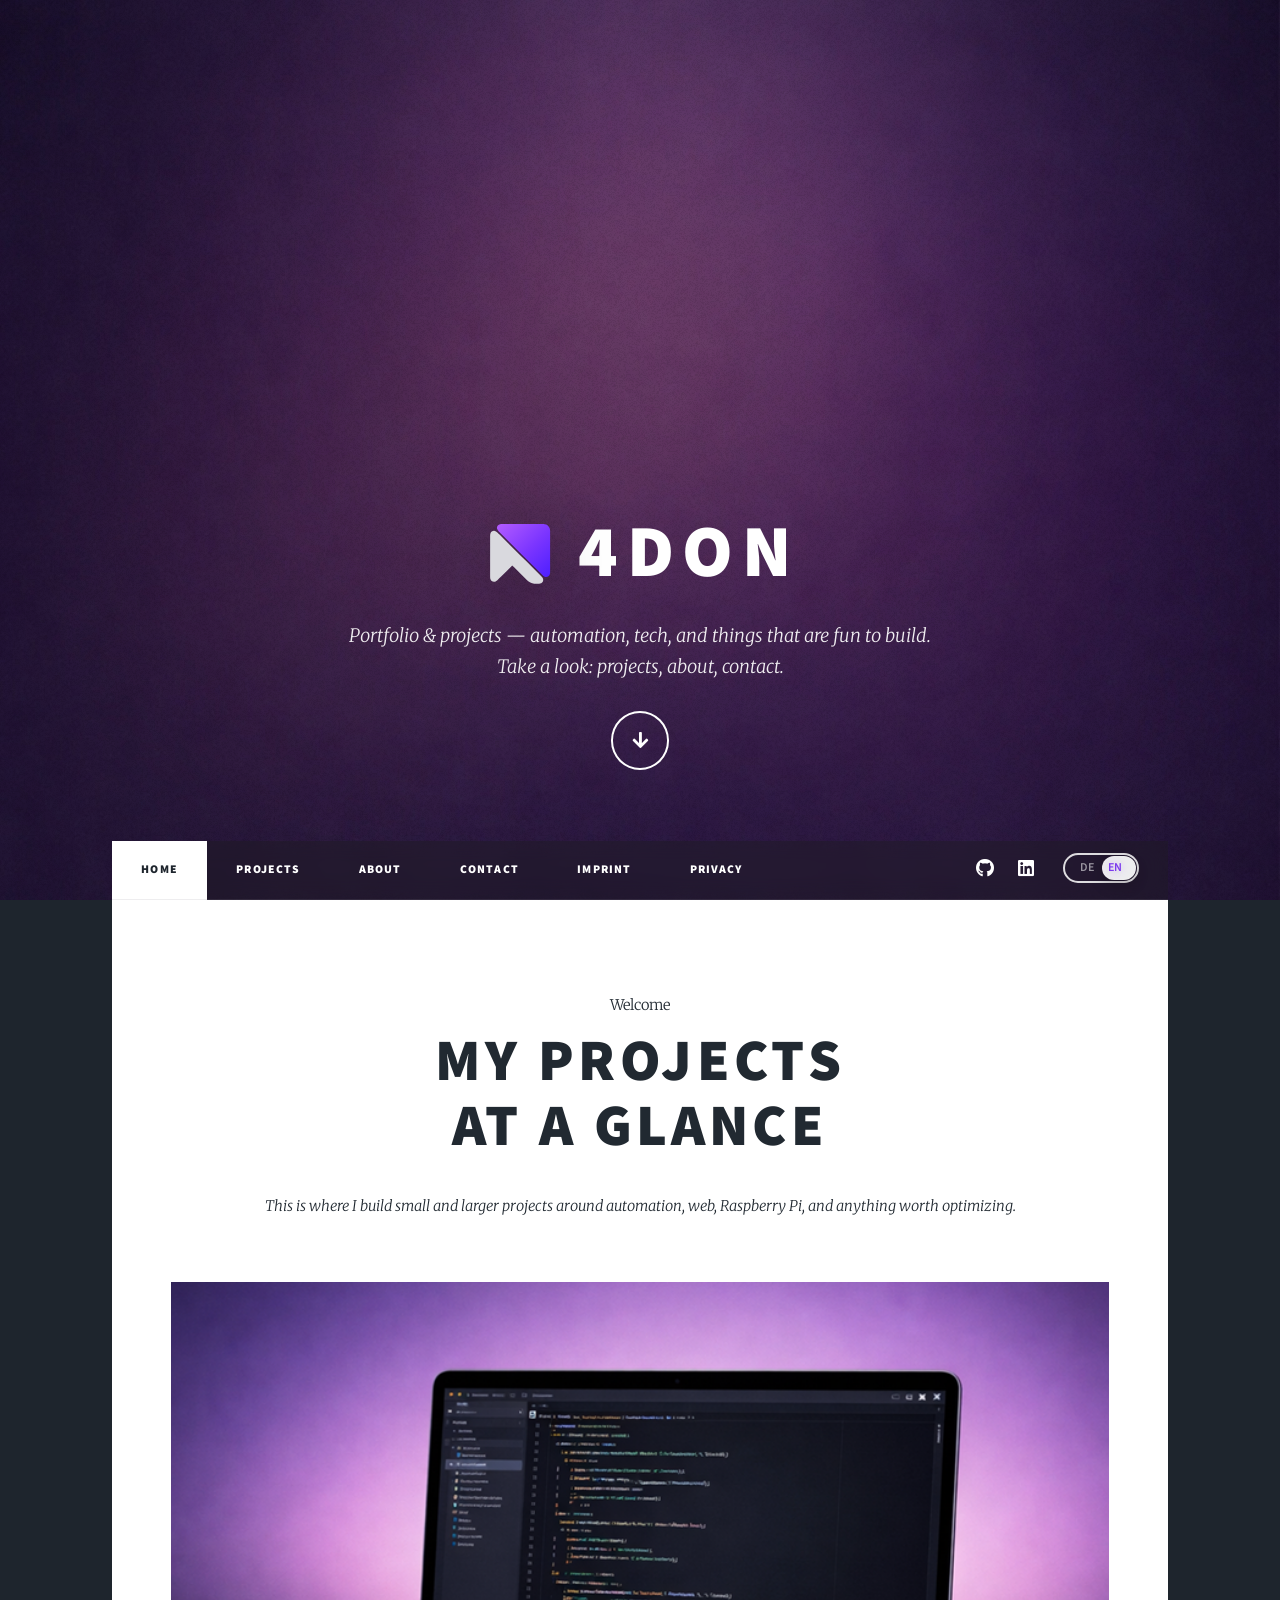
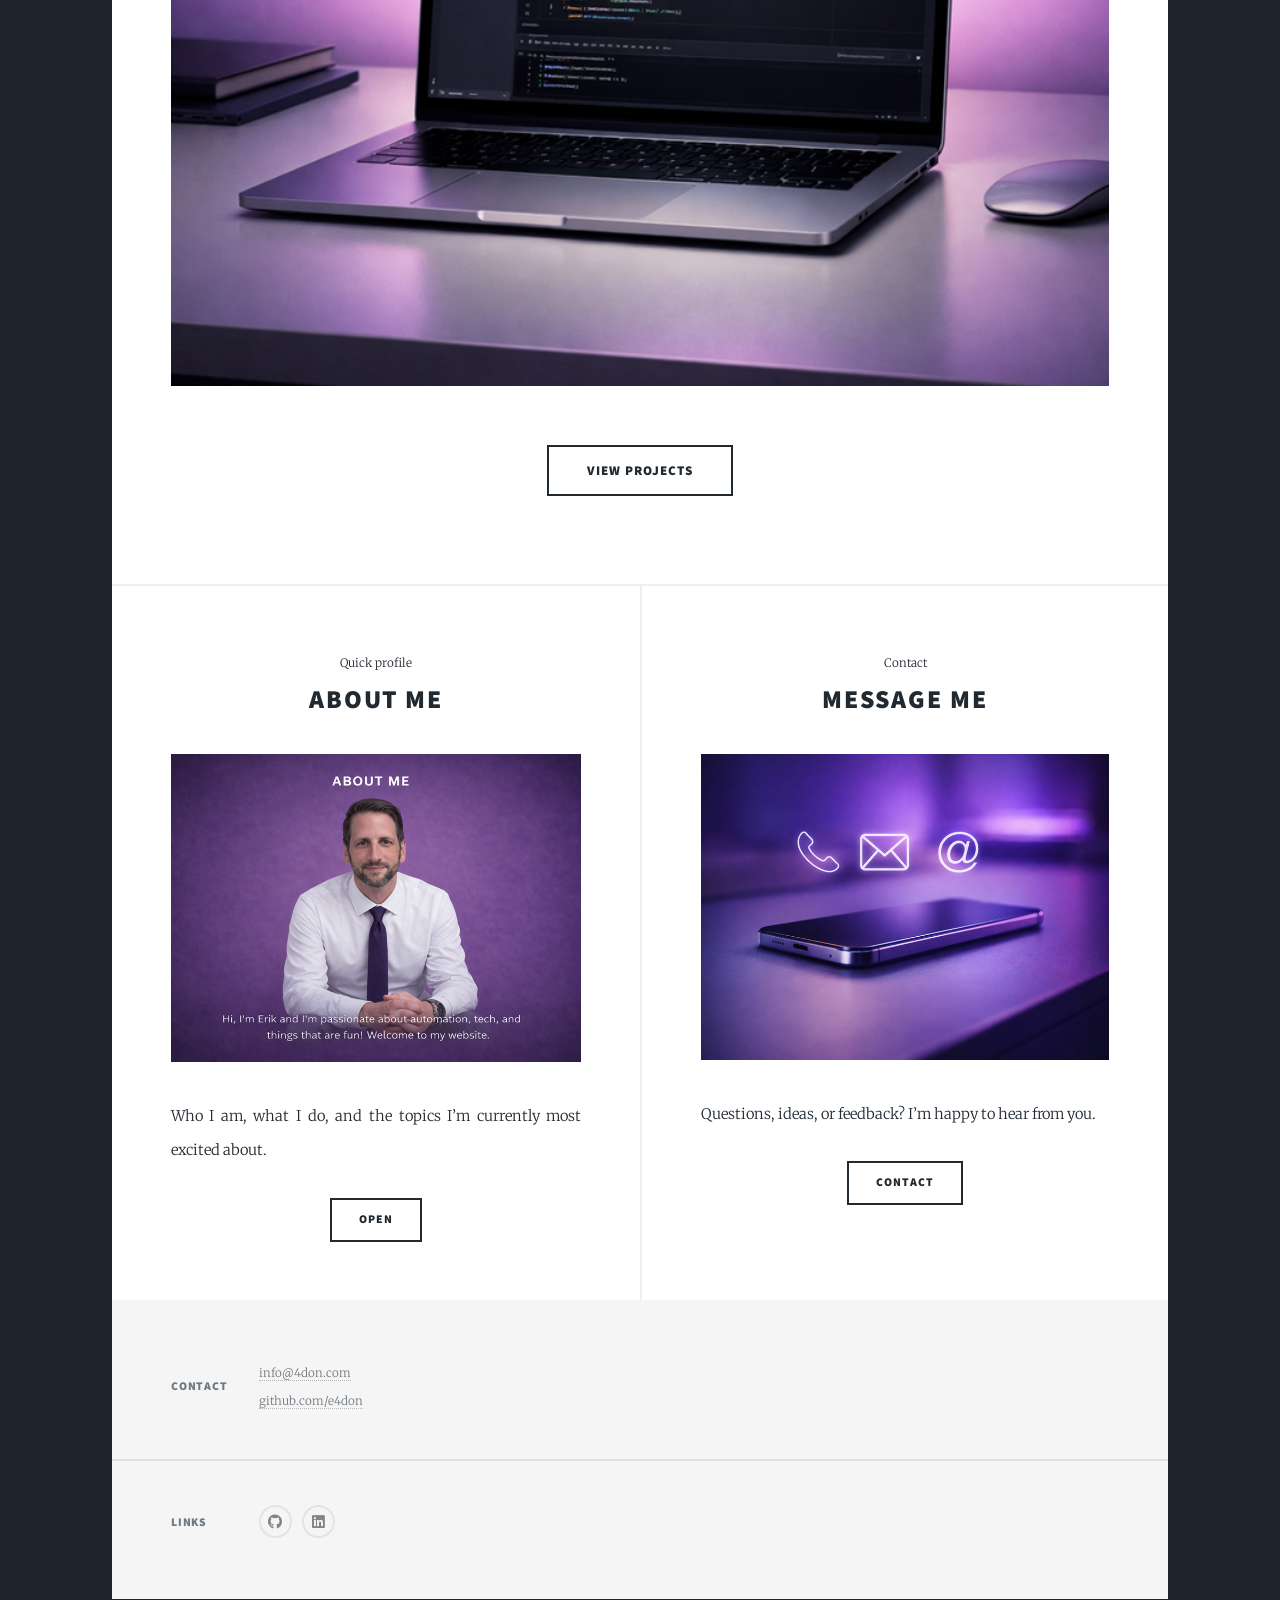
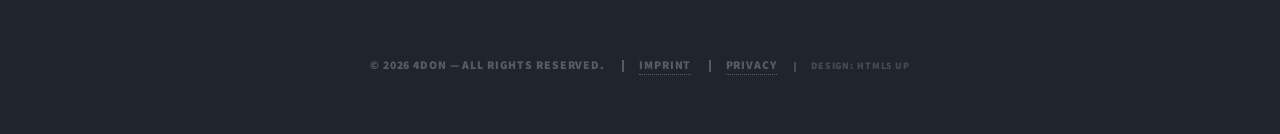
<file: index.html>
<!doctype html>
<!--
  Massively by HTML5 UP
  html5up.net | @ajlkn
  Free for personal and commercial use under the CCA 3.0 license (html5up.net/license)
-->
<html>
  <head>
    <title>4DON.com</title>
    <link rel="canonical" href="https://www.4don.com/" />

    <meta property="og:type" content="website" />
    <meta property="og:site_name" content="4DON" />
    <meta property="og:title" content="4DON.com" />
    <meta property="og:description" content="Portfolio & Projekte — Automatisierung, Tech und Maker Stuff." />
    <meta property="og:url" content="https://www.4don.com/" />
    <meta property="og:image" content="https://www.4don.com/assets/images/og/og-default-4don-1200x630.png" />

    <meta name="twitter:card" content="summary_large_image" />
    <meta name="twitter:title" content="4DON.com" />
    <meta name="twitter:description" content="Portfolio & Projekte — Automatisierung, Tech und Maker Stuff." />
    <meta name="twitter:image" content="https://www.4don.com/assets/images/og/og-default-4don-1200x630.png" />

    <meta charset="utf-8" />
    <meta name="viewport" content="width=device-width, initial-scale=1, user-scalable=no" />

    <!-- Apple / Mobile -->
    <meta name="mobile-web-app-capable" content="yes" />

    <!-- Manifest / PWA -->
    <link rel="manifest" href="site.webmanifest" />
    <meta name="theme-color" content="#7a3ff2" />

    <!-- SEO Basic -->
    <meta name="author" content="4don" />
    <meta name="robots" content="index, follow" />

    <!-- Favicons -->
    <link rel="icon" href="assets/favicons/favicon.ico" sizes="any" />
    <link rel="icon" type="image/png" sizes="32x32" href="assets/favicons/favicon-32.png" />
    <link rel="icon" type="image/png" sizes="16x16" href="assets/favicons/favicon-16.png" />
    <link rel="apple-touch-icon" sizes="180x180" href="assets/favicons/apple-touch-icon.png" />
    <link rel="icon" type="image/png" sizes="192x192" href="assets/favicons/icon-192.png" />
    <link rel="icon" type="image/png" sizes="512x512" href="assets/favicons/icon-512.png" />

    <meta name="description" content="4don — Projekte, Automatisierung, Tech & Maker Stuff." />

    <link rel="stylesheet" href="assets/css/main.css" />
    <noscript><link rel="stylesheet" href="assets/css/noscript.css" /></noscript>
  </head>

  <body class="is-preload has-sticky-nav">
    <!-- Wrapper -->
    <div id="wrapper" class="fade-in">
      <!-- Intro -->
      <div id="intro">
        <h1 class="intro-brand">
          <img src="assets/img/4don-mark.svg" alt="4don" class="intro-logo" />
          <span>4DON</span>
        </h1>

        <p id="home-intro-text">
          Portfolio & Projekte — Automatisierung, Tech und Dinge, die Spaß machen.<br />
          Schau gern rein: Projekte, About, Kontakt.
        </p>

        <ul class="actions">
          <li><a href="#header" class="button icon solid solo fa-arrow-down scrolly" id="home-intro-cta">Weiter</a></li>
        </ul>
      </div>

      <!-- Header -->
      <header id="header">
        <a href="index.html" class="logo">4don</a>
      </header>

      <!-- Nav -->
      <nav id="nav">
        <ul class="links">
          <li class="active"><a href="index.html" data-i18n="nav.home">Home</a></li>
          <li><a href="projects.html" data-i18n="nav.projects">Projekte</a></li>
          <li><a href="about.html" data-i18n="nav.about">Über mich</a></li>
          <li><a href="contact.html" data-i18n="nav.contact">Kontakt</a></li>
          <li><a href="legal/impressum.html" data-i18n="nav.imprint">Imprint</a></li>
          <li><a href="legal/datenschutz.html" data-i18n="nav.privacy">Privacy</a></li>
        </ul>

        <ul class="icons">
          <!-- Optional: GitHub -->
          <li>
            <a
              href="https://github.com/e4don"
              class="icon brands fa-github"
              target="_blank"
              rel="noopener noreferrer"
            >
              <span class="label">GitHub</span>
            </a>
          </li>
          <!-- Optional: LinkedIn -->
          <li>
            <a
              href="https://www.linkedin.com/in/erik-fordon/"
              class="icon brands fa-linkedin"
              target="_blank"
              rel="noopener noreferrer"
            >
              <span class="label">LinkedIn</span>
            </a>
          </li>
          <!-- Language Toggle DE/EN -->
          <li class="lang-switch">
            <button type="button" class="lang-switch__btn" data-lang-toggle aria-label="Language">
              <span class="lang-switch__track" aria-hidden="true">
                <span class="lang-switch__thumb"></span>
              </span>

              <span class="lang-switch__labels" aria-hidden="true">
                <span class="lang-switch__label lang-switch__label--de">DE</span>
                <span class="lang-switch__label lang-switch__label--en">EN</span>
              </span>
            </button>
          </li>
        </ul>
      </nav>

      <!-- Main -->
      <div id="main">
        <!-- Featured Post -->
        <article class="post featured">
          <header class="major">
            <span class="date" id="home-featured-kicker">Willkommen</span>
            <h2>
              <a href="projects.html" id="home-featured-title">Meine Projekte<br />auf einen Blick</a>
            </h2>
            <p id="home-featured-text">
              Hier entstehen kleine und große Projekte rund um Automation, Web, Raspberry Pi, und alles, was man optimieren kann.
            </p>
          </header>

          <a href="projects.html" class="image main">
            <img src="assets/images/projects.png" id="home-featured-image" alt="Projekt-Preview" />
          </a>

          <ul class="actions special">
            <li><a href="projects.html" class="button large" id="home-featured-cta">Zu den Projekten</a></li>
          </ul>
        </article>

        <!-- Posts (Home-Teaser Cards) -->
        <section class="posts">
          <article>
            <header>
              <span class="date" id="home-card-0-kicker">Kurzprofil</span>
              <h2><a href="about.html" id="home-card-0-title">Über mich</a></h2>
            </header>
            <a href="about.html" class="image fit">
              <img src="assets/images/aboutme.png" id="home-card-0-image" alt="Über mich" />
            </a>
            <p id="home-card-0-text">Wer ich bin, was ich mache und welche Themen mich aktuell am meisten reizen.</p>
            <ul class="actions special">
              <li><a href="about.html" class="button" id="home-card-0-cta">Öffnen</a></li>
            </ul>
          </article>

          <article>
            <header>
              <span class="date" id="home-card-1-kicker">Kontakt</span>
              <h2><a href="contact.html" id="home-card-1-title">Schreib mir</a></h2>
            </header>
            <a href="contact.html" class="image fit">
              <img src="assets/images/contact.png" id="home-card-1-image" alt="Kontakt" />
            </a>
            <p id="home-card-1-text">Fragen, Ideen oder Feedback? Ich freue mich über Nachrichten.</p>
            <ul class="actions special">
              <li><a href="contact.html" class="button" id="home-card-1-cta">Kontakt</a></li>
            </ul>
          </article>
        </section>
      </div>

      <!-- Footer (Content) -->
      <footer id="footer" class="footer-4don">
        <section class="split contact">
          <section>
            <h3 data-i18n="footer.contact">Kontakt</h3>
            <p>
              <a href="mailto:info@4don.com">info@4don.com</a><br />
              <a href="https://github.com/e4don" target="_blank" rel="noopener">github.com/e4don</a>
            </p>
          </section>

          <section>
            <h3 data-i18n="footer.links">Links</h3>
            <ul class="icons alt">
              <li>
                <a
                  href="https://github.com/e4don"
                  class="icon brands alt fa-github"
                  target="_blank"
                  rel="noopener"
                >
                  <span class="label">GitHub</span>
                </a>
              </li>
              <!-- Optional: LinkedIn -->
              <li>
                <a
                  href="https://www.linkedin.com/in/erik-fordon"
                  class="icon brands alt fa-linkedin"
                  target="_blank"
                  rel="noopener"
                >
                  <span class="label">LinkedIn</span>
                </a>
              </li>
            </ul>
          </section>
        </section>
      </footer>

      <!-- Copyright (Bottom bar) -->
<div id="copyright">
  <ul>
    <li data-i18n="copyright.rights">© 4don — All rights reserved.</li>
    <li><a href="legal/impressum.html" data-i18n="copyright.imprint">Impressum</a></li>
    <li><a href="legal/datenschutz.html" data-i18n="copyright.privacy">Datenschutz</a></li>
    <li class="credit">
      <a href="https://html5up.net" data-i18n="copyright.design">Design: HTML5 UP</a>
    </li>
  </ul>
</div>


    <!-- Scripts -->
    <script src="assets/js/jquery.min.js"></script>
    <script src="assets/js/jquery.scrollex.min.js"></script>
    <script src="assets/js/jquery.scrolly.min.js"></script>
    <script src="assets/js/browser.min.js"></script>
    <script src="assets/js/breakpoints.min.js"></script>
    <script src="assets/js/util.js"></script>
    <script src="assets/js/main.js"></script>
    <script src="assets/js/i18n.js"></script>
    <script src="assets/js/content-home.js"></script>
    <script>window.i18nInit?.({ basePath: "assets/i18n" });</script>


  </body>
</html>
</file>
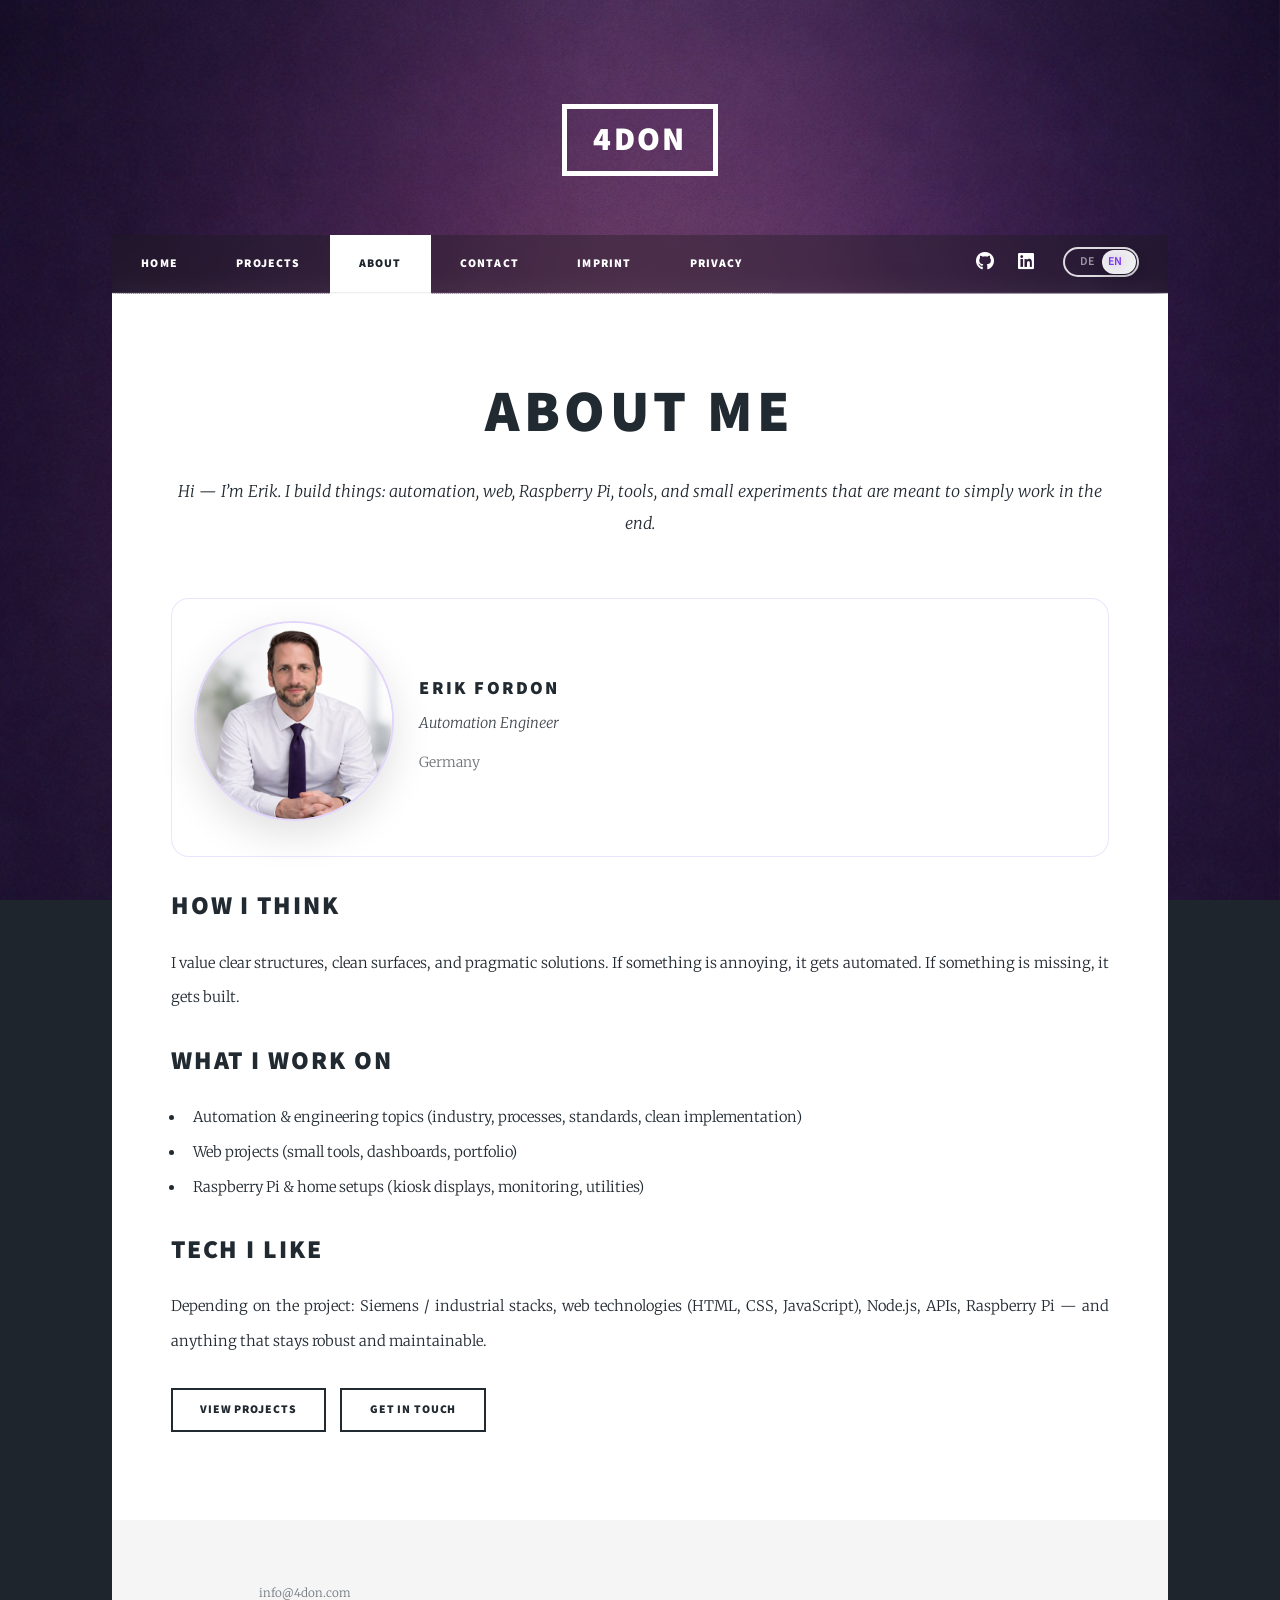
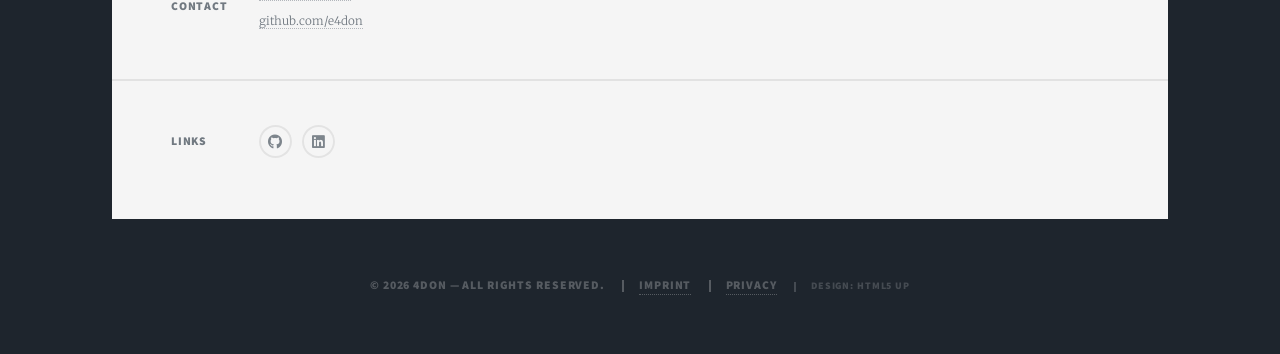
<file: about.html>
<!doctype html>
<!--
	Massively by HTML5 UP
	html5up.net | @ajlkn
	Free for personal and commercial use under the CCA 3.0 license (html5up.net/license)
-->
<html>
  <head>
    <title>4DON.com - Über mich</title>
    <link rel="canonical" href="https://www.4don.com/about.html" />

    <meta property="og:type" content="profile" />
    <meta property="og:site_name" content="4don" />
    <meta property="og:title" content="4don — Über mich" />
    <meta property="og:description" content="Erik — Automationsingenieur (Germany). Automation, Web, Raspberry Pi & Tools." />
    <meta property="og:url" content="https://www.4don.com/about.html" />
    <meta property="og:image" content="https://www.4don.com/assets/images/og/og-1200x630.jpg" />

    <meta name="twitter:card" content="summary_large_image" />
    <meta name="twitter:title" content="4don — Über mich" />
    <meta name="twitter:description" content="Erik — Automationsingenieur (Germany). Automation, Web, Raspberry Pi & Tools." />
    <meta name="twitter:image" content="https://www.4don.com/assets/images/og/og-1200x630.jpg" />

    <meta charset="utf-8" />
    <meta name="viewport" content="width=device-width, initial-scale=1, user-scalable=no" />

    <!-- Apple / Mobile -->
    <meta name="mobile-web-app-capable" content="yes" />

    <!-- Manifest / PWA -->
    <link rel="manifest" href="site.webmanifest" />
    <meta name="theme-color" content="#7a3ff2" />

    <!-- SEO Basic -->
    <meta name="author" content="4don" />
    <meta name="robots" content="index, follow" />

    <!-- Favicons -->
    <link rel="icon" href="assets/favicons/favicon.ico" sizes="any" />
    <link rel="icon" type="image/png" sizes="32x32" href="assets/favicons/favicon-32.png" />
    <link rel="icon" type="image/png" sizes="16x16" href="assets/favicons/favicon-16.png" />
    <link rel="apple-touch-icon" sizes="180x180" href="assets/favicons/apple-touch-icon.png" />
    <link rel="icon" type="image/png" sizes="192x192" href="assets/favicons/icon-192.png" />
    <link rel="icon" type="image/png" sizes="512x512" href="assets/favicons/icon-512.png" />
    <meta name="description" content="Über 4don." />
    <link rel="stylesheet" href="assets/css/main.css" />
    <noscript><link rel="stylesheet" href="assets/css/noscript.css" /></noscript>
  </head>
  
 <body class="is-preload has-sticky-nav">
    <div id="wrapper">
      <header id="header">
        <a href="index.html" class="logo">4don</a>
      </header>

      <nav id="nav">
        <ul class="links">
          <li><a href="index.html" data-i18n="nav.home">Home</a></li>
          <li><a href="projects.html" data-i18n="nav.projects">Projects</a></li>
          <li class="active"><a href="about.html" data-i18n="nav.about">About</a></li>
          <li><a href="contact.html" data-i18n="nav.contact">Contact</a></li>
          <li><a href="legal/impressum.html" data-i18n="nav.imprint">Imprint</a></li>
          <li><a href="legal/datenschutz.html" data-i18n="nav.privacy">Privacy</a></li>
        </ul>
        <ul class="icons">
          <!-- Optional: GitHub -->
          <li>
            <a
              href="https://github.com/e4don"
              class="icon brands fa-github"
              target="_blank"
              rel="noopener noreferrer"
            >
              <span class="label">GitHub</span>
            </a>
          </li>
          <!-- Optional: LinkedIn -->
          <li>
            <a
              href="https://www.linkedin.com/in/erik-fordon/"
              class="icon brands fa-linkedin"
              target="_blank"
              rel="noopener noreferrer"
            >
              <span class="label">LinkedIn</span>
            </a>
          </li>
          <!-- Language Toggle DE/EN -->
          <li class="lang-switch">
            <button type="button" class="lang-switch__btn" data-lang-toggle aria-label="Language">
              <span class="lang-switch__track" aria-hidden="true">
                <span class="lang-switch__thumb"></span>
              </span>

              <span class="lang-switch__labels" aria-hidden="true">
                <span class="lang-switch__label lang-switch__label--de">DE</span>
                <span class="lang-switch__label lang-switch__label--en">EN</span>
              </span>
            </button>
          </li>
        </ul>
      </nav>

      <div id="main">
        <section class="post">
          <header class="major">
            <h1 id="about-hero-title">About</h1>
            <p id="about-hero-intro"></p>
          </header>

          <!-- Mini Profil (clean) -->
          <section class="about-mini">
            <div class="about-mini__avatar">
              <img id="about-avatar" src="assets/images/profile.png" alt="" />
            </div>

            <div class="about-mini__info">
              <h2 class="about-mini__name" id="about-name"></h2>
              <p class="about-mini__headline" id="about-role"></p>
              <p class="about-mini__location" id="about-location"></p>
            </div>
          </section>

          <h2 id="about-mindset-title"></h2>
          <p id="about-mindset-text"></p>

          <h2 id="about-work-title"></h2>
          <ul id="about-work-list"></ul>

          <h2 id="about-tech-title"></h2>
          <p id="about-tech-text"></p>

          <ul class="actions">
            <li><a href="projects.html" class="button" id="about-cta-projects"></a></li>
            <li><a href="contact.html" class="button" id="about-cta-contact"></a></li>
          </ul>
        </section>
      </div>

      <!-- Footer (Content) -->
      <footer id="footer" class="footer-4don">
        <section class="split contact">
          <section>
            <h3 data-i18n="footer.contact">Kontakt</h3>
            <p>
              <a href="mailto:info@4don.com">info@4don.com</a><br />
              <a href="https://github.com/e4don" target="_blank" rel="noopener">github.com/e4don</a>
            </p>
          </section>

          <section>
            <h3 data-i18n="footer.links">Links</h3>
            <ul class="icons alt">
              <li>
                <a
                  href="https://github.com/e4don"
                  class="icon brands alt fa-github"
                  target="_blank"
                  rel="noopener"
                >
                  <span class="label">GitHub</span>
                </a>
              </li>
              <!-- Optional: LinkedIn-->
              <li>
                <a
                  href="https://www.linkedin.com/in/erik-fordon"
                  class="icon brands alt fa-linkedin"
                  target="_blank"
                  rel="noopener"
                >
                  <span class="label">LinkedIn</span>
                </a>
              </li>
            </ul>
          </section>
        </section>
      </footer>

      <!-- Copyright (Bottom bar) -->
<div id="copyright">
  <ul>
    <li data-i18n="copyright.rights">© 4don — All rights reserved.</li>
    <li><a href="legal/impressum.html" data-i18n="copyright.imprint">Impressum</a></li>
    <li><a href="legal/datenschutz.html" data-i18n="copyright.privacy">Datenschutz</a></li>
    <li class="credit">
      <a href="https://html5up.net" data-i18n="copyright.design">Design: HTML5 UP</a>
    </li>
  </ul>
</div>

    <script src="assets/js/jquery.min.js"></script>
    <script src="assets/js/jquery.scrollex.min.js"></script>
    <script src="assets/js/jquery.scrolly.min.js"></script>
    <script src="assets/js/browser.min.js"></script>
    <script src="assets/js/breakpoints.min.js"></script>
    <script src="assets/js/util.js"></script>
    <script src="assets/js/main.js"></script>
    <script src="assets/js/i18n.js"></script>
    <script src="assets/js/content-about.js"></script>
    <script>window.i18nInit?.({ basePath: "assets/i18n" });</script>
  </body>
</html>
</file>
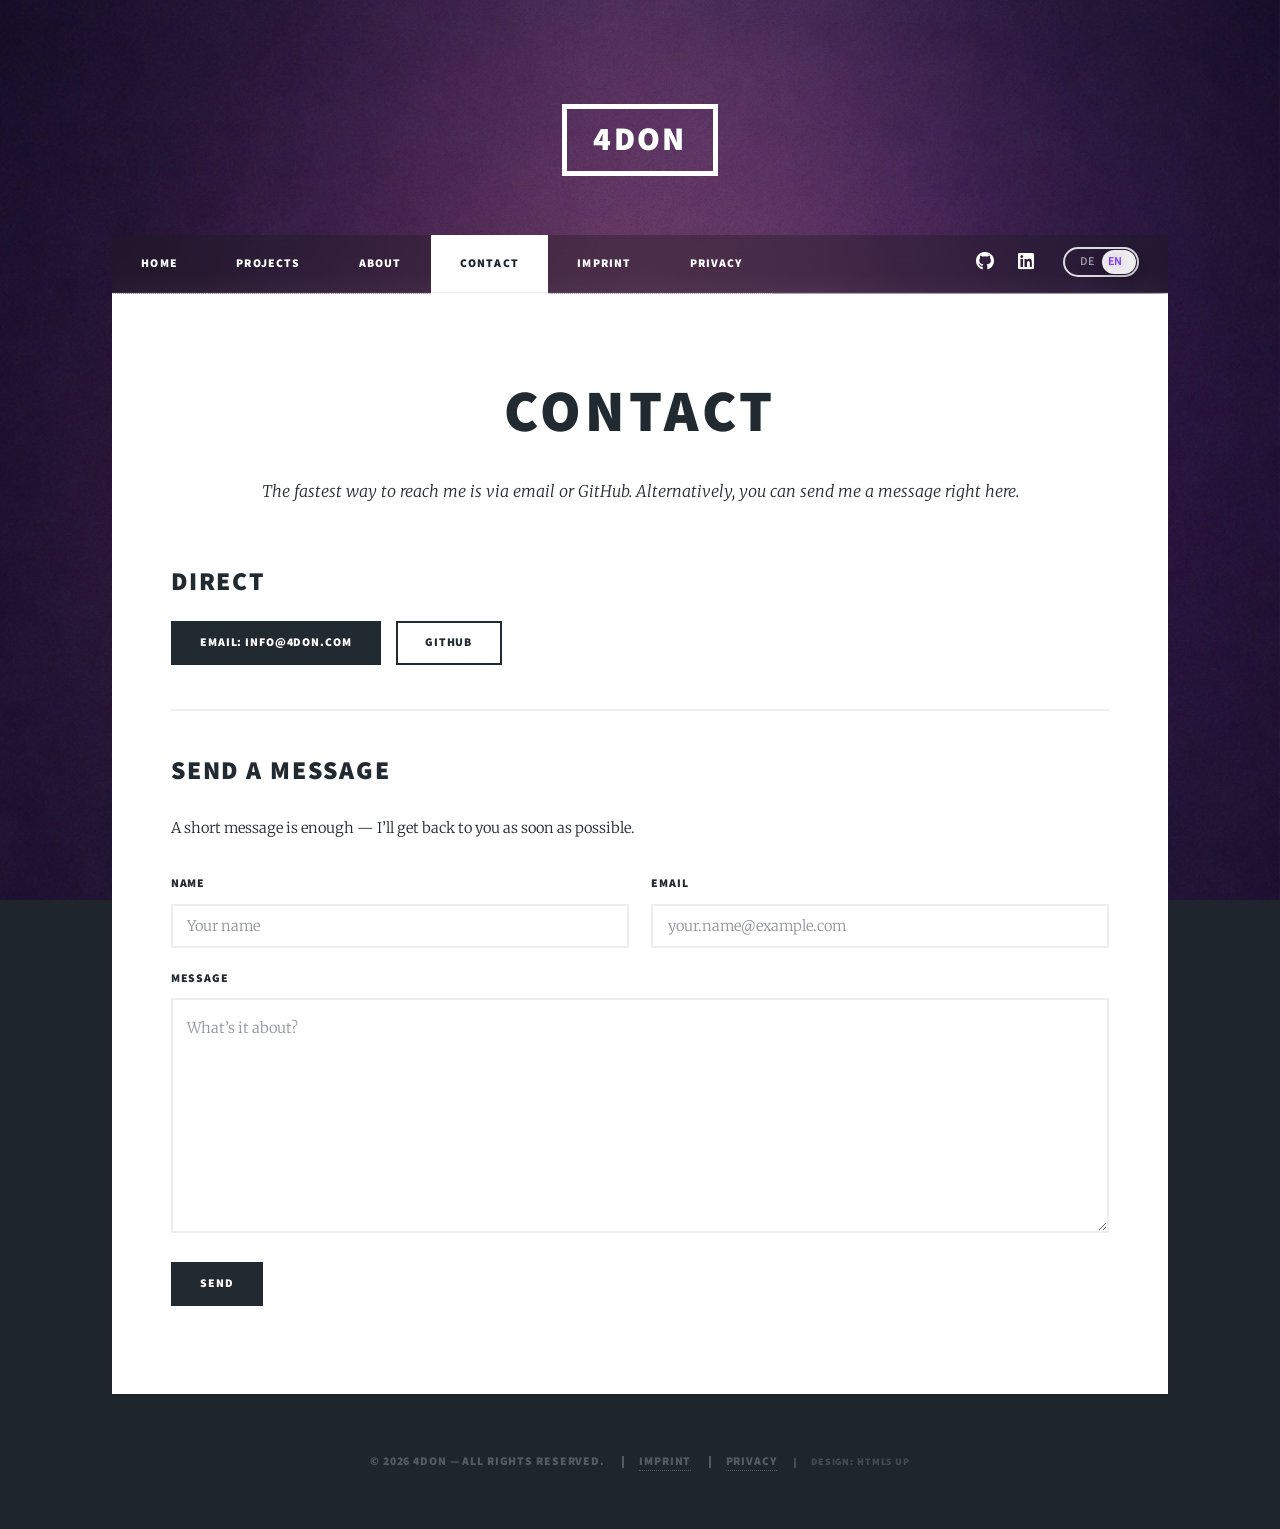
<file: contact.html>
<!doctype html>
<!--
	Massively by HTML5 UP
	html5up.net | @ajlkn
	Free for personal and commercial use under the CCA 3.0 license (html5up.net/license)
-->
<html>
  <head>
    <title>4DON.com - Kontakt</title>
    <link rel="canonical" href="https://www.4don.com/contact.html" />

    <meta property="og:type" content="website" />
    <meta property="og:site_name" content="4don" />
    <meta property="og:title" content="4don — Kontakt" />
    <meta property="og:description" content="Kontakt zu 4don: Mail & GitHub." />
    <meta property="og:url" content="https://www.4don.com/contact.html" />
    <meta property="og:image" content="https://www.4don.com/assets/images/og/og-1200x630.jpg" />

    <meta name="twitter:card" content="summary_large_image" />
    <meta name="twitter:title" content="4don — Kontakt" />
    <meta name="twitter:description" content="Kontakt zu 4don: Mail & GitHub." />
    <meta name="twitter:image" content="https://www.4don.com/assets/images/og/og-1200x630.jpg" />

    <meta charset="utf-8" />
    <meta name="viewport" content="width=device-width, initial-scale=1, user-scalable=no" />

    <!-- Apple / Mobile -->
    <meta name="mobile-web-app-capable" content="yes" />

    <!-- Manifest / PWA -->
    <link rel="manifest" href="site.webmanifest" />
    <meta name="theme-color" content="#7a3ff2" />

    <!-- SEO Basic -->
    <meta name="author" content="4don" />
    <meta name="robots" content="index, follow" />

    <!-- Favicons -->
    <link rel="icon" href="assets/favicons/favicon.ico" sizes="any" />
    <link rel="icon" type="image/png" sizes="32x32" href="assets/favicons/favicon-32.png" />
    <link rel="icon" type="image/png" sizes="16x16" href="assets/favicons/favicon-16.png" />
    <link rel="apple-touch-icon" sizes="180x180" href="assets/favicons/apple-touch-icon.png" />
    <link rel="icon" type="image/png" sizes="192x192" href="assets/favicons/icon-192.png" />
    <link rel="icon" type="image/png" sizes="512x512" href="assets/favicons/icon-512.png" />
    <meta name="description" content="Kontakt zu 4don." />
    <link rel="stylesheet" href="assets/css/main.css" />
    <noscript><link rel="stylesheet" href="assets/css/noscript.css" /></noscript>
  </head>
  <body class="is-preload has-sticky-nav">
    <div id="wrapper">
      <header id="header">
        <a href="index.html" class="logo">4don</a>
      </header>

      <nav id="nav">
        <ul class="links">
          <li><a href="index.html" data-i18n="nav.home">Home</a></li>
          <li><a href="projects.html" data-i18n="nav.projects">Projects</a></li>
          <li><a href="about.html" data-i18n="nav.about">About</a></li>
          <li class="active"><a href="contact.html" data-i18n="nav.contact">Contact</a></li>
          <li><a href="legal/impressum.html" data-i18n="nav.imprint">Imprint</a></li>
          <li><a href="legal/datenschutz.html" data-i18n="nav.privacy">Privacy</a></li>
        </ul>
        <ul class="icons">
          <!-- Optional: GitHub -->
          <li>
            <a
              href="https://github.com/e4don"
              class="icon brands fa-github"
              target="_blank"
              rel="noopener noreferrer"
            >
              <span class="label">GitHub</span>
            </a>
          </li>
          <!-- Optional: LinkedIn -->
          <li>
            <a
              href="https://www.linkedin.com/in/erik-fordon/"
              class="icon brands fa-linkedin"
              target="_blank"
              rel="noopener noreferrer"
            >
              <span class="label">LinkedIn</span>
            </a>
          </li>
          <!-- Language Toggle DE/EN -->
          <li class="lang-switch">
            <button type="button" class="lang-switch__btn" data-lang-toggle aria-label="Language">
              <span class="lang-switch__track" aria-hidden="true">
                <span class="lang-switch__thumb"></span>
              </span>

              <span class="lang-switch__labels" aria-hidden="true">
                <span class="lang-switch__label lang-switch__label--de">DE</span>
                <span class="lang-switch__label lang-switch__label--en">EN</span>
              </span>
            </button>
          </li>
        </ul>
      </nav>

      <div id="main">
        <section class="post">
          <header class="major">
            <h1 id="contact-title">Kontakt</h1>
            <p id="contact-intro"></p>
          </header>

          <h2 id="contact-direct-title">Direkt</h2>
          <ul class="actions">
            <li><a class="button primary" href="mailto:info@4don.com" id="contact-mail-cta">Mail</a></li>
            <li>
              <a class="button" href="https://github.com/e4don" target="_blank" rel="noopener" id="contact-github-cta">GitHub</a>
            </li>
          </ul>

          <hr />

          <h2 id="contact-form-title">Nachricht senden</h2>
          <p id="contact-form-hint"></p>

          <form id="contact-form" method="POST">
            <!-- Honeypot (spam protection) -->
            <input type="text" name="_gotcha" style="display:none" tabindex="-1" autocomplete="off" />

            <!-- Helpful metadata -->
            <input type="hidden" name="page" value="contact" />
            <input type="hidden" name="lang" id="contact-hidden-lang" value="en" />

            <div class="fields">
              <div class="field half">
                <label id="contact-label-name" for="contact-input-name">Name</label>
                <input type="text" name="name" id="contact-input-name" required />
              </div>

              <div class="field half">
                <label id="contact-label-email" for="contact-input-email">E-Mail</label>
                <input type="email" name="email" id="contact-input-email" required />
              </div>

              <div class="field">
                <label id="contact-label-message" for="contact-input-message">Nachricht</label>
                <textarea name="message" id="contact-input-message" rows="6" required></textarea>
              </div>
            </div>

            <ul class="actions">
              <li><button type="submit" class="button primary" id="contact-submit">Senden</button></li>
            </ul>

            <p id="contact-form-status" class="form-status" style="display:none; margin-top: 1rem;"></p>
          </form>
        </section>
      </div>


      <!-- Footer (Content)
      <footer id="footer" class="footer-4don">
        <section class="split contact">
          <section>
            <h3 data-i18n="footer.contact">Kontakt</h3>
            <p>
              <a href="mailto:info@4don.com">info@4don.com</a><br />
              <a href="https://github.com/e4don" target="_blank" rel="noopener">github.com/e4don</a>
            </p>
          </section>

          <section>
            <h3 data-i18n="footer.links">Links</h3>
            <ul class="icons alt">
              <li>
                <a
                  href="https://github.com/e4don"
                  class="icon brands alt fa-github"
                  target="_blank"
                  rel="noopener"
                >
                  <span class="label">GitHub</span>
                </a>
              </li>
            </ul>
          </section>
        </section>
      </footer>
-->
      <!-- Copyright (Bottom bar) -->
      <div id="copyright">
        <ul>
          <li data-i18n="copyright.rights">© 4don — All rights reserved.</li>
          <li><a href="legal/impressum.html" data-i18n="copyright.imprint">Impressum</a></li>
          <li><a href="legal/datenschutz.html" data-i18n="copyright.privacy">Datenschutz</a></li>
          <li class="credit">
            <a href="https://html5up.net" data-i18n="copyright.design">Design: HTML5 UP</a>
          </li>
        </ul>
      </div>
    </div>

    <script src="assets/js/jquery.min.js"></script>
    <script src="assets/js/jquery.scrollex.min.js"></script>
    <script src="assets/js/jquery.scrolly.min.js"></script>
    <script src="assets/js/browser.min.js"></script>
    <script src="assets/js/breakpoints.min.js"></script>
    <script src="assets/js/util.js"></script>
    <script src="assets/js/main.js"></script>
    <script src="assets/js/i18n.js"></script>
    <script src="assets/js/content-contact.js"></script>
    <script>window.i18nInit?.({ basePath: "assets/i18n" });</script>
  </body>
</html>
</file>
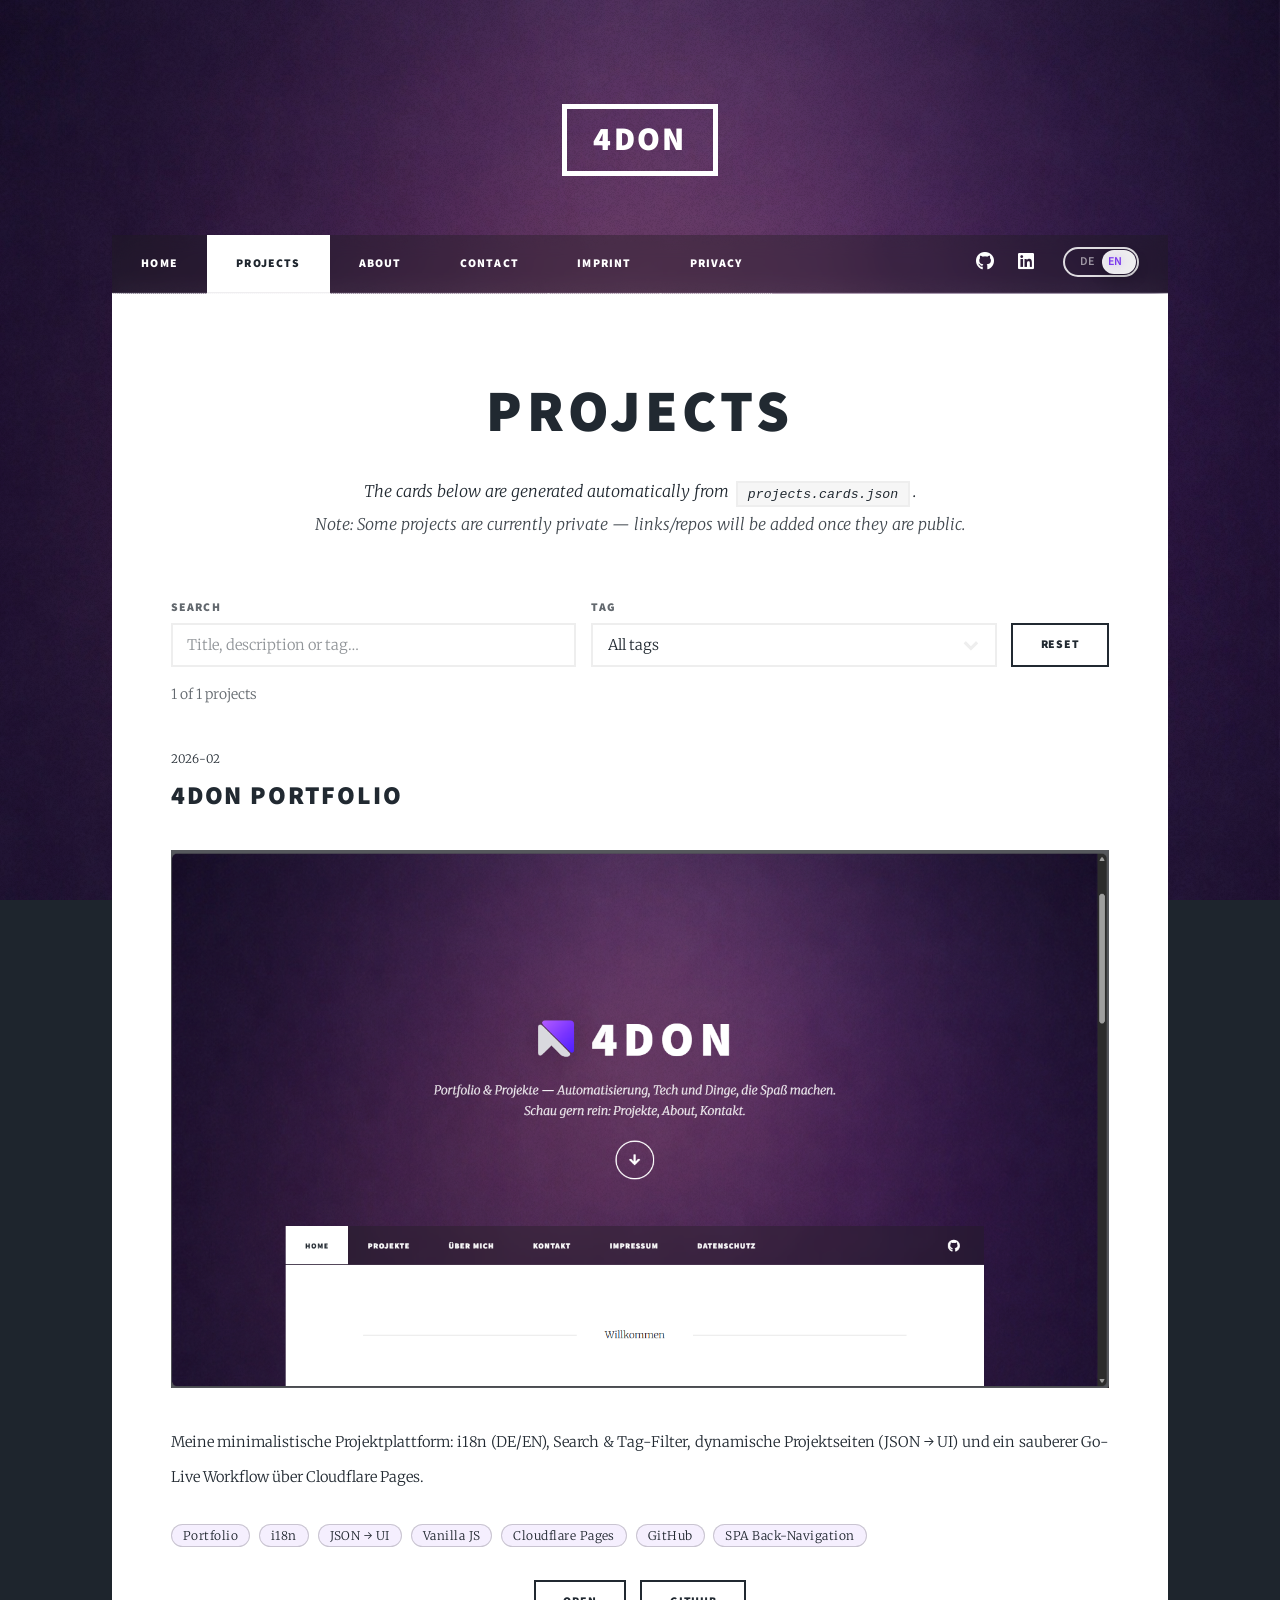
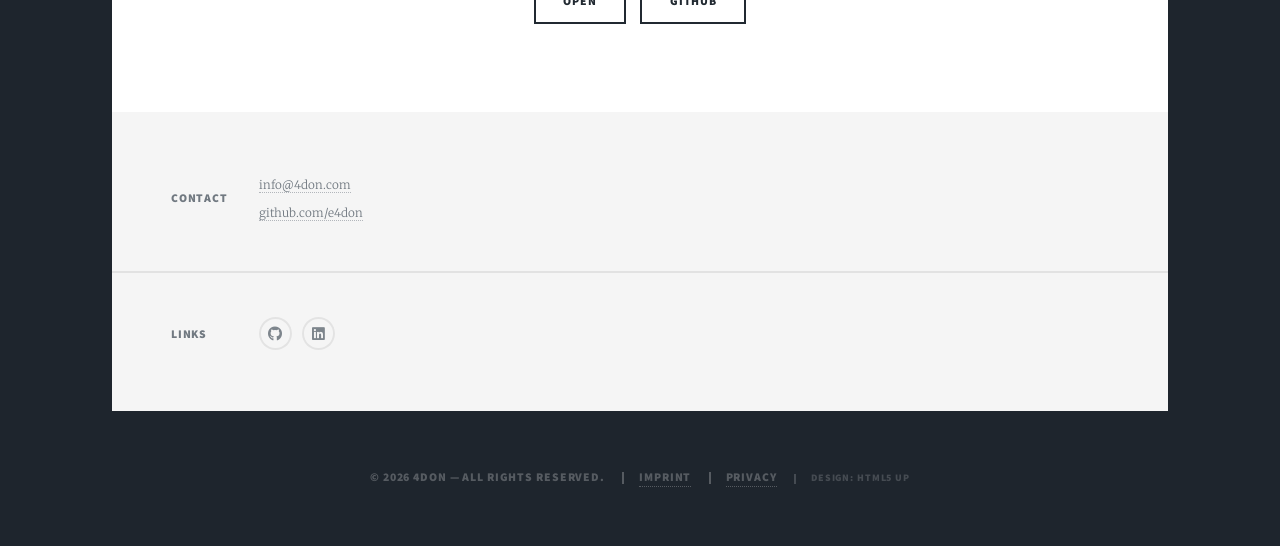
<file: projects.html>
<!doctype html>
<!--
  Massively by HTML5 UP
  html5up.net | @ajlkn
  Free for personal and commercial use under the CCA 3.0 license (html5up.net/license)
-->
<html>
  <head>
    <title>4DON.com - Projekte</title>
    <link rel="canonical" href="https://www.4don.com/projects.html" />

    <!-- Open Graph -->
    <meta property="og:type" content="website" />
    <meta property="og:site_name" content="4don" />
    <meta property="og:title" content="4don — Projekte" />
    <meta
      property="og:description"
      content="Projekte von 4don — automatisch aus projects.cards.json generiert."
    />
    <meta property="og:url" content="https://www.4don.com/projects.html" />
    <meta property="og:image" content="https://www.4don.com/assets/images/og/og-1200x630.jpg" />

    <!-- Twitter -->
    <meta name="twitter:card" content="summary_large_image" />
    <meta name="twitter:title" content="4don — Projekte" />
    <meta
      name="twitter:description"
      content="Projekte von 4don — automatisch aus projects.cards.json generiert."
    />
    <meta name="twitter:image" content="https://www.4don.com/assets/images/og/og-1200x630.jpg" />

    <meta charset="utf-8" />
    <meta name="viewport" content="width=device-width, initial-scale=1, user-scalable=no" />

    <!-- Apple / Mobile -->
    <meta name="mobile-web-app-capable" content="yes" />

    <!-- Manifest / PWA -->
    <link rel="manifest" href="site.webmanifest" />
    <meta name="theme-color" content="#7a3ff2" />

    <!-- SEO Basic -->
    <meta name="author" content="4don" />
    <meta name="robots" content="index, follow" />
    <meta name="description" content="Projekte von 4don." />

    <!-- Favicons -->
    <link rel="icon" href="assets/favicons/favicon.ico" sizes="any" />
    <link rel="icon" type="image/png" sizes="32x32" href="assets/favicons/favicon-32.png" />
    <link rel="icon" type="image/png" sizes="16x16" href="assets/favicons/favicon-16.png" />
    <link rel="apple-touch-icon" sizes="180x180" href="assets/favicons/apple-touch-icon.png" />
    <link rel="icon" type="image/png" sizes="192x192" href="assets/favicons/icon-192.png" />
    <link rel="icon" type="image/png" sizes="512x512" href="assets/favicons/icon-512.png" />

    <!-- Styles -->
    <link rel="stylesheet" href="assets/css/main.css" />
    <noscript><link rel="stylesheet" href="assets/css/noscript.css" /></noscript>
  </head>

  <body class="is-preload has-sticky-nav">
    <!-- Wrapper -->
    <div id="wrapper" class="fade-in">
      <!-- Header -->
      <header id="header">
        <a href="index.html" class="logo">4don</a>
      </header>

      <!-- Nav -->
      <nav id="nav">
        <ul class="links">
          <li><a href="index.html" data-i18n="nav.home">Home</a></li>
          <li class="active"><a href="projects.html" data-i18n="nav.projects">Projects</a></li>
          <li><a href="about.html" data-i18n="nav.about">About</a></li>
          <li><a href="contact.html" data-i18n="nav.contact">Contact</a></li>
          <li><a href="legal/impressum.html" data-i18n="nav.imprint">Imprint</a></li>
          <li><a href="legal/datenschutz.html" data-i18n="nav.privacy">Privacy</a></li>
        </ul>

        <!-- Social Icons + Language Toggle -->
        <ul class="icons">
          <!-- GitHub -->
          <li>
            <a
              href="https://github.com/e4don"
              class="icon brands fa-github"
              target="_blank"
              rel="noopener noreferrer"
            >
              <span class="label">GitHub</span>
            </a>
          </li>

          <!-- LinkedIn -->
          <li>
            <a
              href="https://www.linkedin.com/in/erik-fordon/"
              class="icon brands fa-linkedin"
              target="_blank"
              rel="noopener noreferrer"
            >
              <span class="label">LinkedIn</span>
            </a>
          </li>

          <!-- Language Toggle (DE/EN) -->
          <li class="lang-switch">
            <button type="button" class="lang-switch__btn" data-lang-toggle aria-label="Language">
              <span class="lang-switch__track" aria-hidden="true">
                <span class="lang-switch__thumb"></span>
              </span>

              <span class="lang-switch__labels" aria-hidden="true">
                <span class="lang-switch__label lang-switch__label--de">DE</span>
                <span class="lang-switch__label lang-switch__label--en">EN</span>
              </span>
            </button>
          </li>
        </ul>
      </nav>

      <!-- Main -->
      <div id="main">
        <section class="post">
          <!-- Page header content is optionally populated by content-projects.js -->
          <header class="major">
            <h1 id="projects-page-title">Projekte</h1>

            <p>
              <span id="projects-page-intro">
                <!-- NOTE: projects.cards.json (v1.9) -->
                Die Karten unten werden automatisch aus <code>projects.cards.json</code> generiert.
              </span>
              <br />
              <span id="projects-page-note" style="opacity: 0.85">
                Hinweis: Einige Projekte sind aktuell privat – Links/Repos folgen, sobald sie public sind.
              </span>
            </p>
          </header>

          <!-- Projects Controls (Search / Tag / Reset) -->
          <div class="projects-controls">
            <div class="projects-controls__row">
              <!-- Search -->
              <div class="projects-controls__field">
                <label
                  for="projectSearch"
                  class="projects-controls__label"
                  data-i18n="projects.list.searchLabel"
                >
                  Search
                </label>

                <input
                  type="text"
                  id="projectSearch"
                  data-i18n="projects.list.searchPlaceholder"
                  data-i18n-attr="placeholder"
                  placeholder="Search projects…"
                  autocomplete="off"
                />
              </div>

              <!-- Tag Filter -->
              <div class="projects-controls__field">
                <label for="tagFilter" class="projects-controls__label" data-i18n="projects.list.tagLabel">
                  Tag
                </label>

                <select id="tagFilter">
                  <!-- Initial option is replaced by projects.js (i18n-aware) -->
                  <option value="__all__">All tags</option>
                </select>
              </div>

              <!-- Reset -->
              <div class="projects-controls__field projects-controls__field--btn">
                <button class="button" id="resetFilters" type="button" data-i18n="projects.list.reset">
                  Reset
                </button>
              </div>
            </div>

            <!-- Meta count like "3 of 10 projects" (set by projects.js) -->
            <p class="projects-controls__meta" id="projectsMeta" aria-live="polite"></p>
          </div>

          <!-- JS will render the project cards here -->
          <section class="posts" id="projectsGrid">
            <!-- Fallback if JS is disabled -->
            <article>
              <header>
                <h2 data-i18n="projects.list.jsDisabledTitle">
                  JavaScript ist deaktiviert
                </h2>
              </header>
              <p data-i18n="projects.list.jsDisabledHint">
                Bitte aktiviere JavaScript oder öffne die Seite über einen lokalen Server (z.B. VS Code Live Server).
              </p>
            </article>
          </section>
        </section>
      </div>

      <!-- Footer -->
      <footer id="footer" class="footer-4don">
        <section class="split contact">
          <section>
            <h3 data-i18n="footer.contact">Kontakt</h3>
            <p>
              <a href="mailto:info@4don.com">info@4don.com</a><br />
              <a href="https://github.com/e4don" target="_blank" rel="noopener">github.com/e4don</a>
            </p>
          </section>

          <section>
            <h3 data-i18n="footer.links">Links</h3>
            <ul class="icons alt">
              <li>
                <a
                  href="https://github.com/e4don"
                  class="icon brands alt fa-github"
                  target="_blank"
                  rel="noopener"
                >
                  <span class="label">GitHub</span>
                </a>
              </li>

              <li>
                <a
                  href="https://www.linkedin.com/in/erik-fordon"
                  class="icon brands alt fa-linkedin"
                  target="_blank"
                  rel="noopener"
                >
                  <span class="label">LinkedIn</span>
                </a>
              </li>
            </ul>
          </section>
        </section>
      </footer>

      <!-- Copyright -->
      <div id="copyright">
        <ul>
          <li data-i18n="copyright.rights">© 4don — All rights reserved.</li>
          <li><a href="legal/impressum.html" data-i18n="copyright.imprint">Impressum</a></li>
          <li><a href="legal/datenschutz.html" data-i18n="copyright.privacy">Datenschutz</a></li>
          <li class="credit">
            <a href="https://html5up.net" data-i18n="copyright.design">Design: HTML5 UP</a>
          </li>
        </ul>
      </div>
    </div>

    <!-- Scripts -->
    <script src="assets/js/jquery.min.js"></script>
    <script src="assets/js/jquery.scrollex.min.js"></script>
    <script src="assets/js/jquery.scrolly.min.js"></script>
    <script src="assets/js/browser.min.js"></script>
    <script src="assets/js/breakpoints.min.js"></script>
    <script src="assets/js/util.js"></script>
    <script src="assets/js/main.js"></script>

    <!-- i18n (must be loaded before content + listing scripts) -->
    <script src="assets/js/i18n.js"></script>
    <script>
      // Initialize language system (URL -> localStorage -> browser fallback)
      window.i18nInit?.({ basePath: "assets/i18n" });
    </script>

    <!-- Optional: Projects page header content (title/intro/note) from content JSON -->
    <script src="assets/js/content-projects.js"></script>

    <!-- Projects listing renderer (cards, search/filter, URL sync, back restore) -->
    <script src="assets/js/projects.js"></script>
  </body>
</html>
</file>
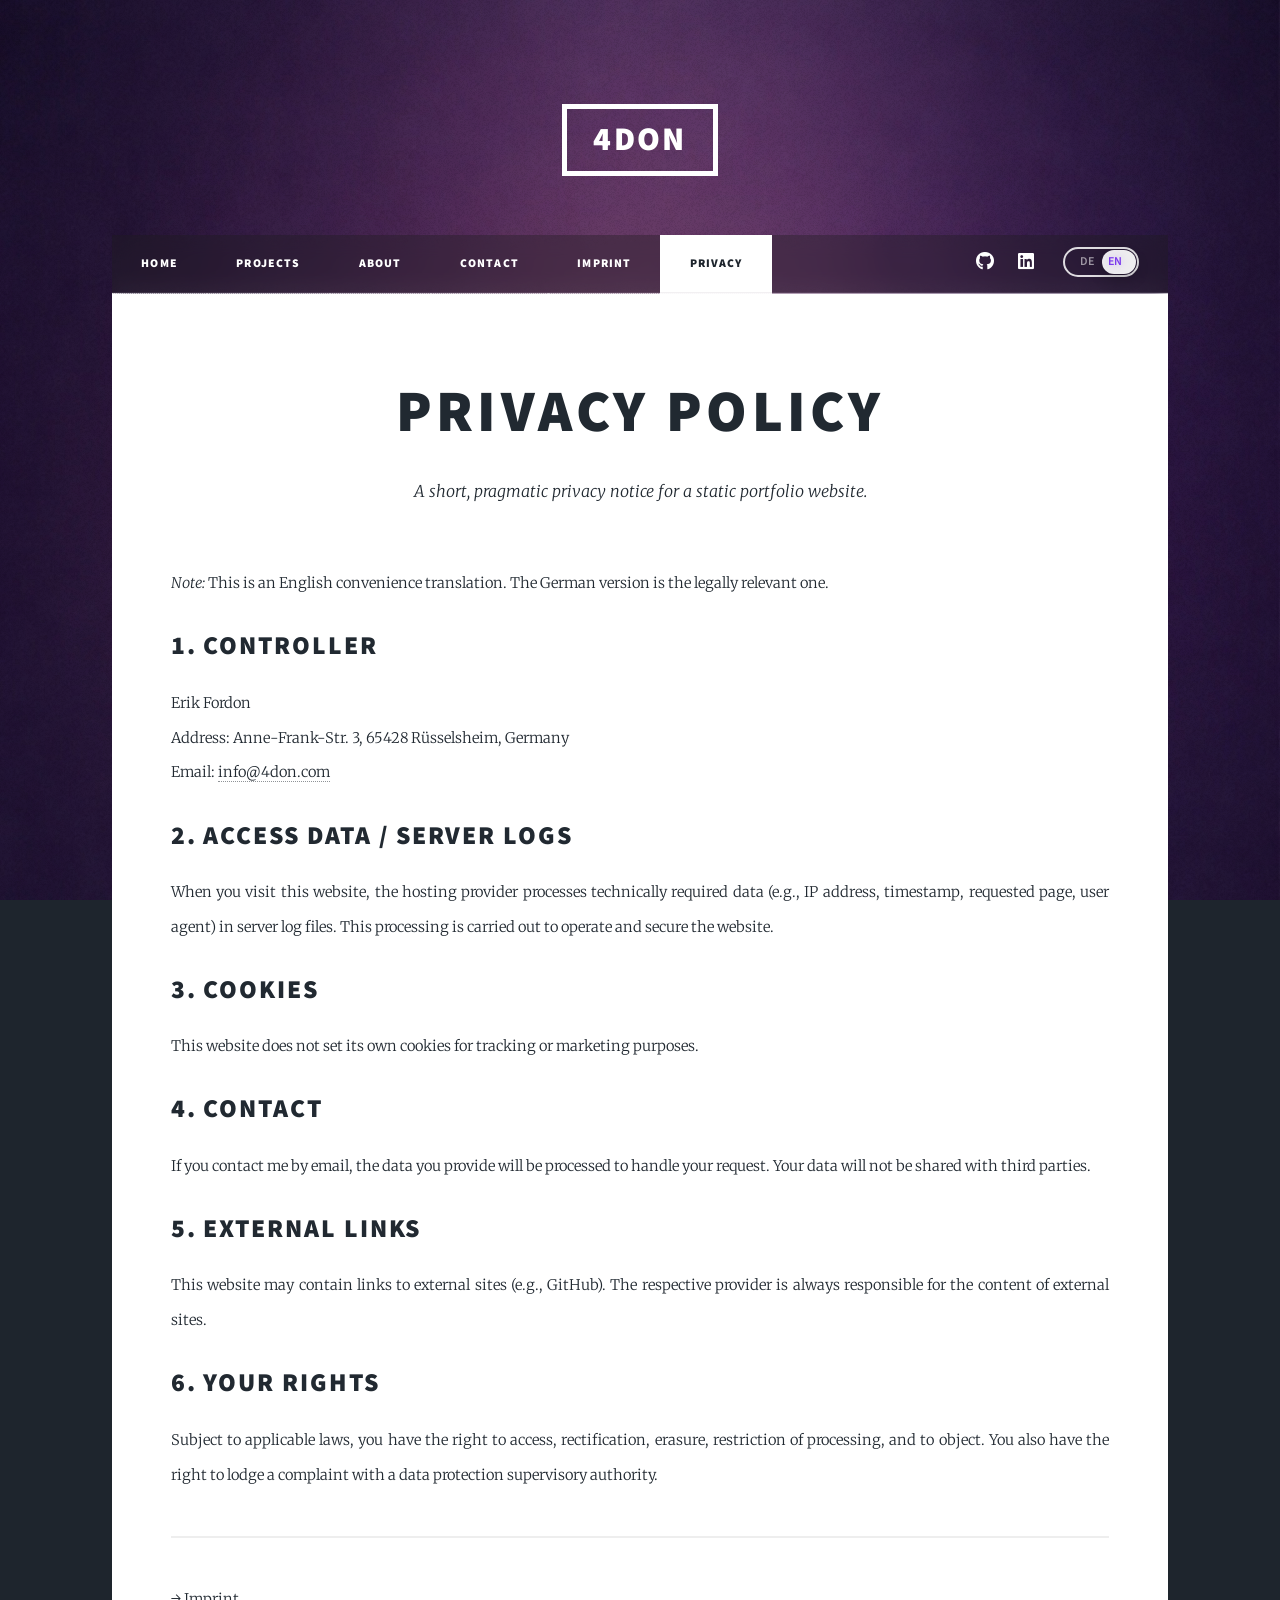
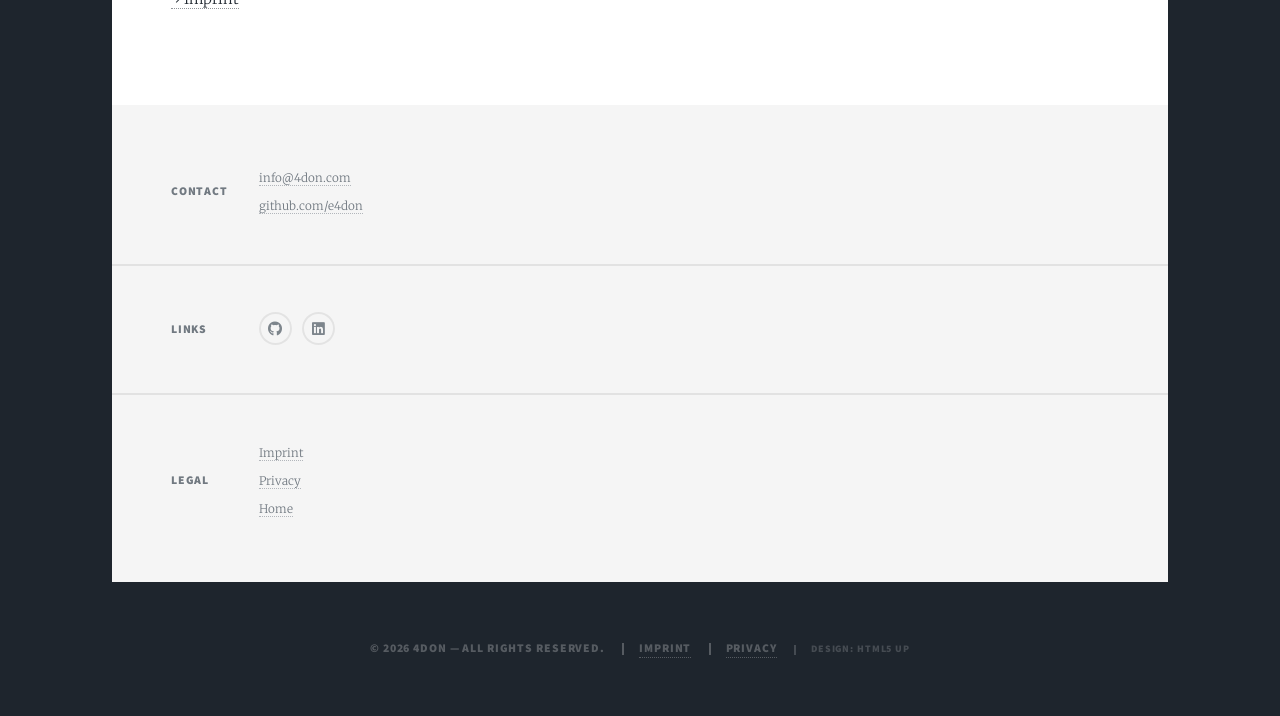
<file: legal/datenschutz.html>
<!doctype html>
<!--
	Massively by HTML5 UP
	html5up.net | @ajlkn
	Free for personal and commercial use under the CCA 3.0 license (html5up.net/license)
-->
<html>
  <head>
    <title>4DON.com - Datenschutz</title>

		<meta property="og:type" content="website" />
    <meta property="og:site_name" content="4don" />
    <meta property="og:title" content="Datenschutz" />
    <meta property="og:description" content="Datenschutz von 4don." />
    <meta property="og:url" content="https://www.4don.com/legal/datenschutz.html/" />
    <meta property="og:image" content="https://www.4don.com/assets/images/og/og-1200x630.jpg" />

    <meta name="twitter:card" content="summary_large_image" />
    <meta name="twitter:title" content="Datenschutz" />
    <meta name="twitter:description" content="Datenschutz von 4don." />
    <meta name="twitter:image" content="https://www.4don.com/assets/images/og/og-1200x630.jpg" />

    <meta charset="utf-8" />
    <meta name="viewport" content="width=device-width, initial-scale=1, user-scalable=no" />

    <!-- Apple / Mobile -->
    <meta name="mobile-web-app-capable" content="yes" />

    <!-- Manifest / PWA -->
    <link rel="manifest" href="../site.webmanifest" />
    <meta name="theme-color" content="#7a3ff2" />

    <!-- SEO Basic -->
    <meta name="author" content="4don" />
    <meta name="robots" content="noindex" />
    <meta name="description" content="Datenschutz von 4don." />

    <!-- Favicons -->
    <link rel="icon" href="../assets/favicons/favicon.ico" sizes="any" />
    <link rel="icon" type="image/png" sizes="32x32" href="../assets/favicons/favicon-32.png" />
    <link rel="icon" type="image/png" sizes="16x16" href="../assets/favicons/favicon-16.png" />
    <link rel="apple-touch-icon" sizes="180x180" href="../assets/favicons/apple-touch-icon.png" />
    <link rel="icon" type="image/png" sizes="192x192" href="../assets/favicons/icon-192.png" />
    <link rel="icon" type="image/png" sizes="512x512" href="../assets/favicons/icon-512.png" />
    <link rel="stylesheet" href="../assets/css/main.css" />
    <noscript><link rel="stylesheet" href="../assets/css/noscript.css" /></noscript>
  </head>

  <body class="is-preload has-sticky-nav">
    <div id="wrapper">
      <header id="header">
        <a href="../index.html" class="logo">4don</a>
      </header>

      <nav id="nav">
        <ul class="links">
          <li><a href="../index.html" data-i18n="nav.home">Home</a></li>
          <li><a href="../projects.html" data-i18n="nav.projects">Projects</a></li>
          <li><a href="../about.html" data-i18n="nav.about">About</a></li>
          <li><a href="../contact.html" data-i18n="nav.contact">Contact</a></li>
          <li><a href="impressum.html" data-i18n="nav.imprint">Imprint</a></li>
          <li class="active"><a href="datenschutz.html" data-i18n="nav.privacy">Privacy</a></li>
        </ul>

        <ul class="icons">
          <!-- Optional: GitHub -->
          <li>
            <a
              href="https://github.com/e4don"
              class="icon brands fa-github"
              target="_blank"
              rel="noopener noreferrer"
            >
              <span class="label">GitHub</span>
            </a>
          </li>
          <!-- Optional: LinkedIn -->
          <li>
            <a
              href="https://www.linkedin.com/in/erik-fordon/"
              class="icon brands fa-linkedin"
              target="_blank"
              rel="noopener noreferrer"
            >
              <span class="label">LinkedIn</span>
            </a>
          </li>
          <!-- Language Toggle DE/EN -->
          <li class="lang-switch">
            <button type="button" class="lang-switch__btn" data-lang-toggle aria-label="Language">
              <span class="lang-switch__track" aria-hidden="true">
                <span class="lang-switch__thumb"></span>
              </span>

              <span class="lang-switch__labels" aria-hidden="true">
                <span class="lang-switch__label lang-switch__label--de">DE</span>
                <span class="lang-switch__label lang-switch__label--en">EN</span>
              </span>
            </button>
          </li>
        </ul>
      </nav>

      <div id="main">
        <section class="post">
          <header class="major">
            <h1 id="legal-title">Datenschutzerklärung</h1>
            <p id="legal-subtitle">Kurze, pragmatische Datenschutzerklärung für ein statisches Portfolio.</p>
          </header>

          <div id="legal-note"></div>

          <div id="legal-sections"></div>

          <hr />
          <p>
            <a id="legal-to-imprint" href="impressum.html">→ Impressum</a>
          </p>
        </section>
      </div>


      <footer id="footer" class="footer-4don">
        <section class="split contact">
          <section>
            <h3 data-i18n="footer.contact">Kontakt</h3>
            <p>
              <a href="mailto:info@4don.com">info@4don.com</a><br />
              <a href="https://github.com/e4don" target="_blank" rel="noopener">github.com/e4don</a>
            </p>
          </section>

          <section>
            <h3 data-i18n="footer.links">Links</h3>
            <ul class="icons alt">
              <li>
                <a
                  href="https://github.com/e4don"
                  class="icon brands alt fa-github"
                  target="_blank"
                  rel="noopener"
                >
                  <span class="label">GitHub</span>
                </a>
              </li>
              <!-- Optional: LinkedIn-->
              <li>
                <a
                  href="https://www.linkedin.com/in/erik-fordon"
                  class="icon brands alt fa-linkedin"
                  target="_blank"
                  rel="noopener"
                >
                  <span class="label">LinkedIn</span>
                </a>
              </li>
            </ul>
          </section>

          <section>
            <h3 data-i18n="footer.legal">Rechtliches</h3>
            <p>
              <a href="impressum.html" data-i18n="footer.imprint">Impressum</a><br />
              <a href="datenschutz.html" data-i18n="footer.privacy">Datenschutz</a><br />
              <a href="../index.html" data-i18n="footer.home">Home</a>
            </p>
          </section>
        </section>
      </footer>

      <!-- Copyright (Bottom bar) -->
<div id="copyright">
  <ul>
    <li data-i18n="copyright.rights">© 4don — All rights reserved.</li>
    <li><a href="impressum.html" data-i18n="copyright.imprint">Impressum</a></li>
    <li><a href="datenschutz.html" data-i18n="copyright.privacy">Datenschutz</a></li>
    <li class="credit">
      <a href="https://html5up.net" data-i18n="copyright.design">Design: HTML5 UP</a>
    </li>
  </ul>
</div>

    <script src="../assets/js/jquery.min.js"></script>
    <script src="../assets/js/jquery.scrollex.min.js"></script>
    <script src="../assets/js/jquery.scrolly.min.js"></script>
    <script src="../assets/js/browser.min.js"></script>
    <script src="../assets/js/breakpoints.min.js"></script>
    <script src="../assets/js/util.js"></script>
    <script src="../assets/js/main.js"></script>
    <script src="../assets/js/i18n.js"></script>
    <script src="../assets/js/content-legal-datenschutz.js"></script>
    <script>window.i18nInit?.({ basePath: "../assets/i18n" });</script>
  </body>
</html>
</file>
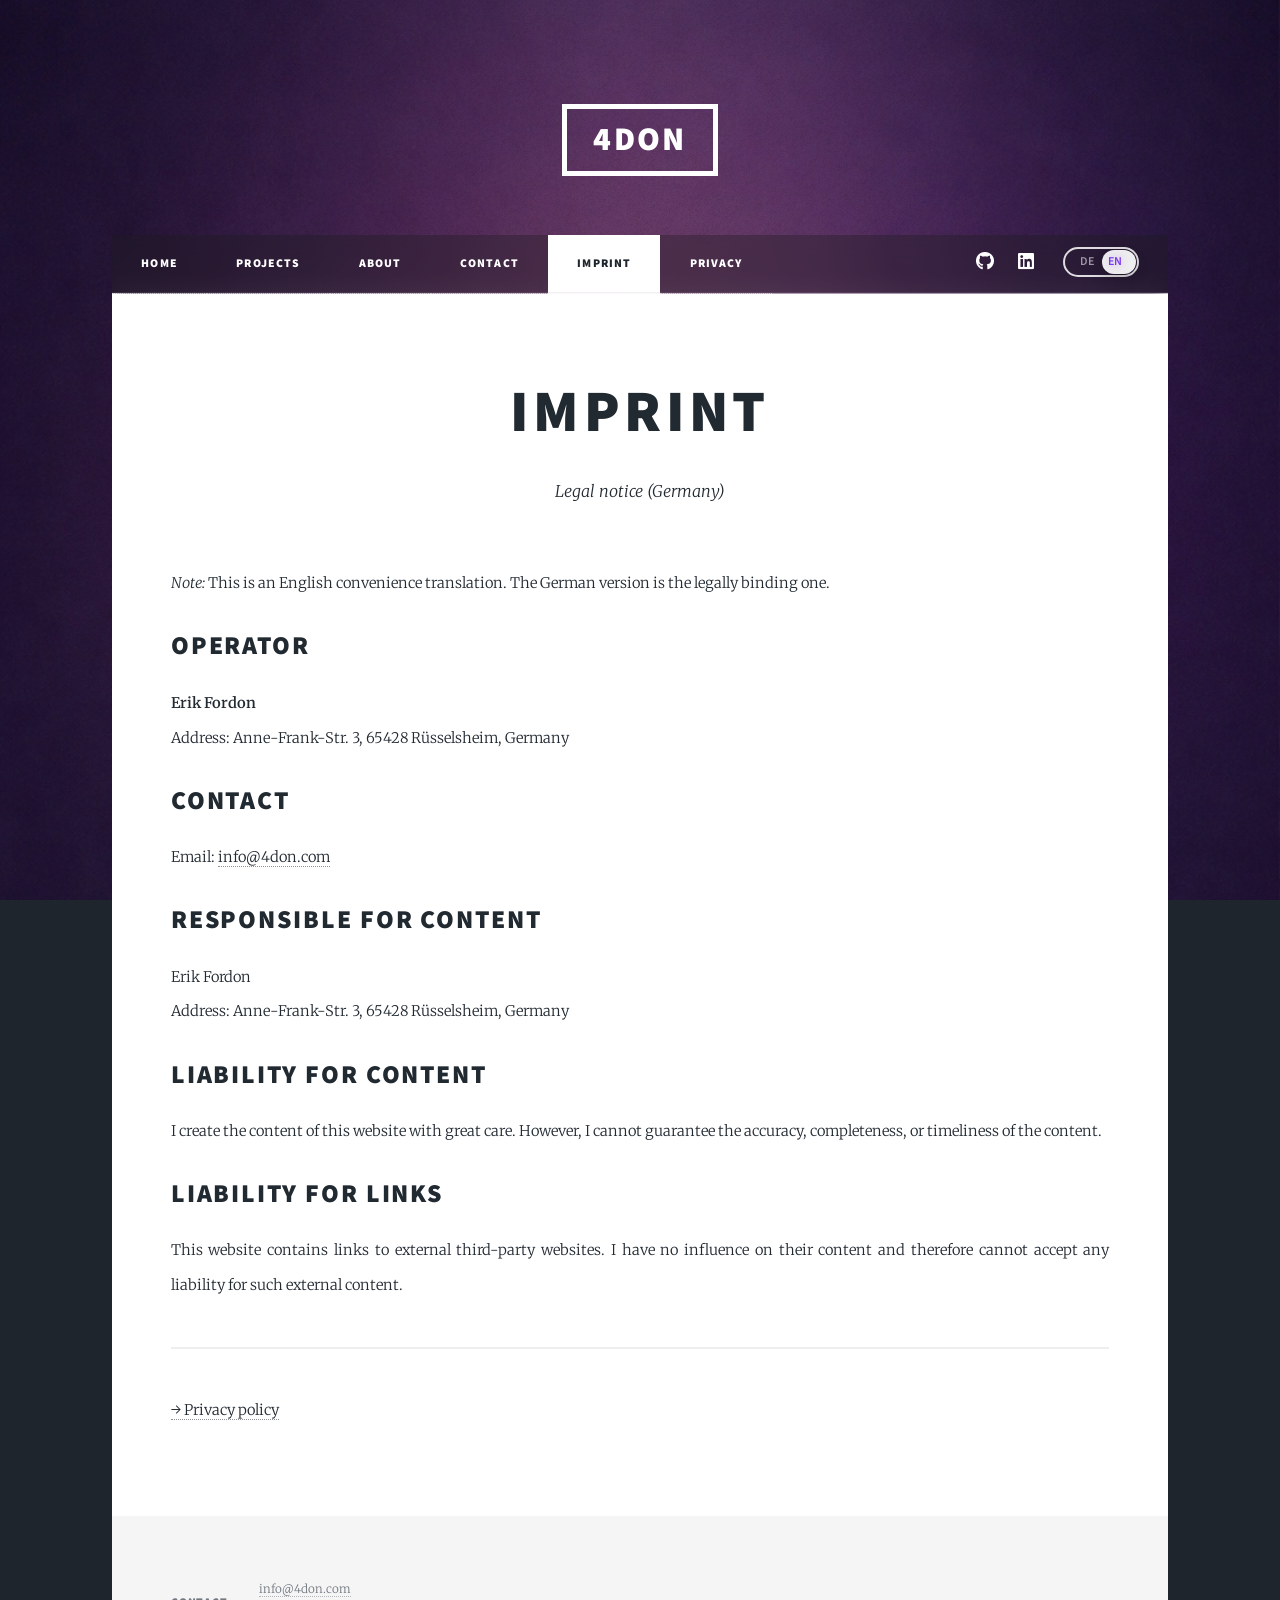
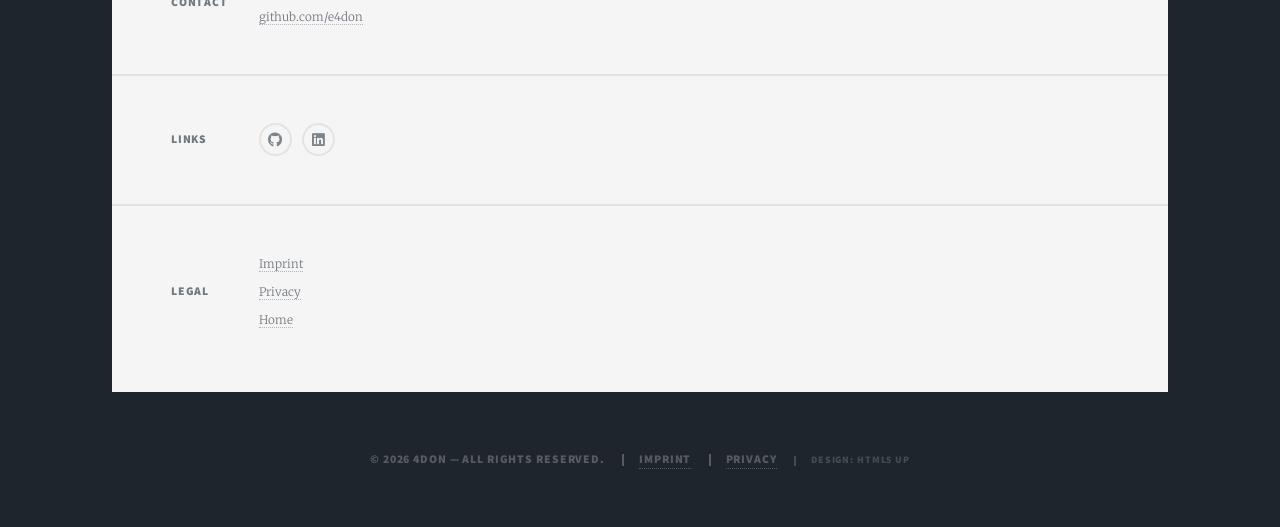
<file: legal/impressum.html>
<!doctype html>
<!--
	Massively by HTML5 UP
	html5up.net | @ajlkn
	Free for personal and commercial use under the CCA 3.0 license (html5up.net/license)
-->
<html>
  <head>
    <title>4DON.com - Impressum</title>

		<meta property="og:type" content="website" />
    <meta property="og:site_name" content="4don" />
    <meta property="og:title" content="Impressum" />
    <meta property="og:description" content="Impressum von 4don." />
    <meta property="og:url" content="https://www.4don.com/legal/impressum.html/" />
    <meta property="og:image" content="https://www.4don.com/assets/images/og/og-1200x630.jpg" />

    <meta name="twitter:card" content="summary_large_image" />
    <meta name="twitter:title" content="Impressum" />
    <meta name="twitter:description" content="Impressum von 4don." />
    <meta name="twitter:image" content="https://www.4don.com/assets/images/og/og-1200x630.jpg" />

    <meta charset="utf-8" />
    <meta name="viewport" content="width=device-width, initial-scale=1, user-scalable=no" />

    <!-- Apple / Mobile -->
    <meta name="mobile-web-app-capable" content="yes" />

    <!-- Manifest / PWA -->
    <link rel="manifest" href="../site.webmanifest" />
    <meta name="theme-color" content="#7a3ff2" />

    <!-- SEO Basic -->
    <meta name="author" content="4don" />
    <meta name="robots" content="noindex" />
    <meta name="description" content="Impressum von 4don." />

    <!-- Favicons -->
    <link rel="icon" href="../assets/favicons/favicon.ico" sizes="any" />
    <link rel="icon" type="image/png" sizes="32x32" href="../assets/favicons/favicon-32.png" />
    <link rel="icon" type="image/png" sizes="16x16" href="../assets/favicons/favicon-16.png" />
    <link rel="apple-touch-icon" sizes="180x180" href="../assets/favicons/apple-touch-icon.png" />
    <link rel="icon" type="image/png" sizes="192x192" href="../assets/favicons/icon-192.png" />
    <link rel="icon" type="image/png" sizes="512x512" href="../assets/favicons/icon-512.png" />
    <link rel="stylesheet" href="../assets/css/main.css" />
    <noscript><link rel="stylesheet" href="../assets/css/noscript.css" /></noscript>
  </head>

  <body class="is-preload has-sticky-nav">
    <div id="wrapper">
      <header id="header">
        <a href="../index.html" class="logo">4don</a>
      </header>

      <nav id="nav">
        <ul class="links">
          <li><a href="../index.html" data-i18n="nav.home">Home</a></li>
          <li><a href="../projects.html" data-i18n="nav.projects">Projects</a></li>
          <li><a href="../about.html" data-i18n="nav.about">About</a></li>
          <li><a href="../contact.html" data-i18n="nav.contact">Contact</a></li>
          <li class="active"><a href="impressum.html" data-i18n="nav.imprint">Imprint</a></li>
          <li><a href="datenschutz.html" data-i18n="nav.privacy">Privacy</a></li>
        </ul>

        <ul class="icons">
          <!-- Optional: GitHub -->
          <li>
            <a
              href="https://github.com/e4don"
              class="icon brands fa-github"
              target="_blank"
              rel="noopener noreferrer"
            >
              <span class="label">GitHub</span>
            </a>
          </li>
          <!-- Optional: LinkedIn -->
          <li>
            <a
              href="https://www.linkedin.com/in/erik-fordon/"
              class="icon brands fa-linkedin"
              target="_blank"
              rel="noopener noreferrer"
            >
              <span class="label">LinkedIn</span>
            </a>
          </li>
          <!-- Language Toggle DE/EN -->
          <li class="lang-switch">
            <button type="button" class="lang-switch__btn" data-lang-toggle aria-label="Language">
              <span class="lang-switch__track" aria-hidden="true">
                <span class="lang-switch__thumb"></span>
              </span>

              <span class="lang-switch__labels" aria-hidden="true">
                <span class="lang-switch__label lang-switch__label--de">DE</span>
                <span class="lang-switch__label lang-switch__label--en">EN</span>
              </span>
            </button>
          </li>
        </ul>
      </nav>

      <div id="main">
        <section class="post">
          <header class="major">
            <h1 id="legal-title">Impressum</h1>
            <p id="legal-subtitle">Angaben gemäß § 5 TMG</p>
          </header>

          <div id="legal-note"></div>

          <div id="legal-sections"></div>

          <hr />
          <p>
            <a id="legal-to-privacy" href="datenschutz.html">→ Datenschutz</a>
          </p>
        </section>
      </div>


      <footer id="footer" class="footer-4don">
        <section class="split contact">
          <section>
            <h3 data-i18n="footer.contact">Kontakt</h3>
            <p>
              <a href="mailto:info@4don.com">info@4don.com</a><br />
              <a href="https://github.com/e4don" target="_blank" rel="noopener">github.com/e4don</a>
            </p>
          </section>

          <section>
            <h3 data-i18n="footer.links">Links</h3>
            <ul class="icons alt">
              <li>
                <a
                  href="https://github.com/e4don"
                  class="icon brands alt fa-github"
                  target="_blank"
                  rel="noopener"
                >
                  <span class="label">GitHub</span>
                </a>
              </li>
              <!-- Optional: LinkedIn-->
              <li>
                <a
                  href="https://www.linkedin.com/in/erik-fordon"
                  class="icon brands alt fa-linkedin"
                  target="_blank"
                  rel="noopener"
                >
                  <span class="label">LinkedIn</span>
                </a>
              </li>
            </ul>
          </section>

          <section>
            <h3 data-i18n="footer.legal">Rechtliches</h3>
            <p>
              <a href="impressum.html" data-i18n="footer.imprint">Impressum</a><br />
              <a href="datenschutz.html" data-i18n="footer.privacy">Datenschutz</a><br />
              <a href="../index.html" data-i18n="footer.home">Home</a>
            </p>
          </section>
        </section>
      </footer>

      <!-- Copyright (Bottom bar) -->
<div id="copyright">
  <ul>
    <li data-i18n="copyright.rights">© 4don — All rights reserved.</li>
    <li><a href="impressum.html" data-i18n="copyright.imprint">Impressum</a></li>
    <li><a href="datenschutz.html" data-i18n="copyright.privacy">Datenschutz</a></li>
    <li class="credit">
      <a href="https://html5up.net" data-i18n="copyright.design">Design: HTML5 UP</a>
    </li>
  </ul>
</div>


    <script src="../assets/js/jquery.min.js"></script>
    <script src="../assets/js/jquery.scrollex.min.js"></script>
    <script src="../assets/js/jquery.scrolly.min.js"></script>
    <script src="../assets/js/browser.min.js"></script>
    <script src="../assets/js/breakpoints.min.js"></script>
    <script src="../assets/js/util.js"></script>
    <script src="../assets/js/main.js"></script>
    <script src="../assets/js/i18n.js"></script>
    <script src="../assets/js/content-legal-impressum.js"></script>
    <script>window.i18nInit?.({ basePath: "../assets/i18n" });</script>
  </body>
</html>
</file>
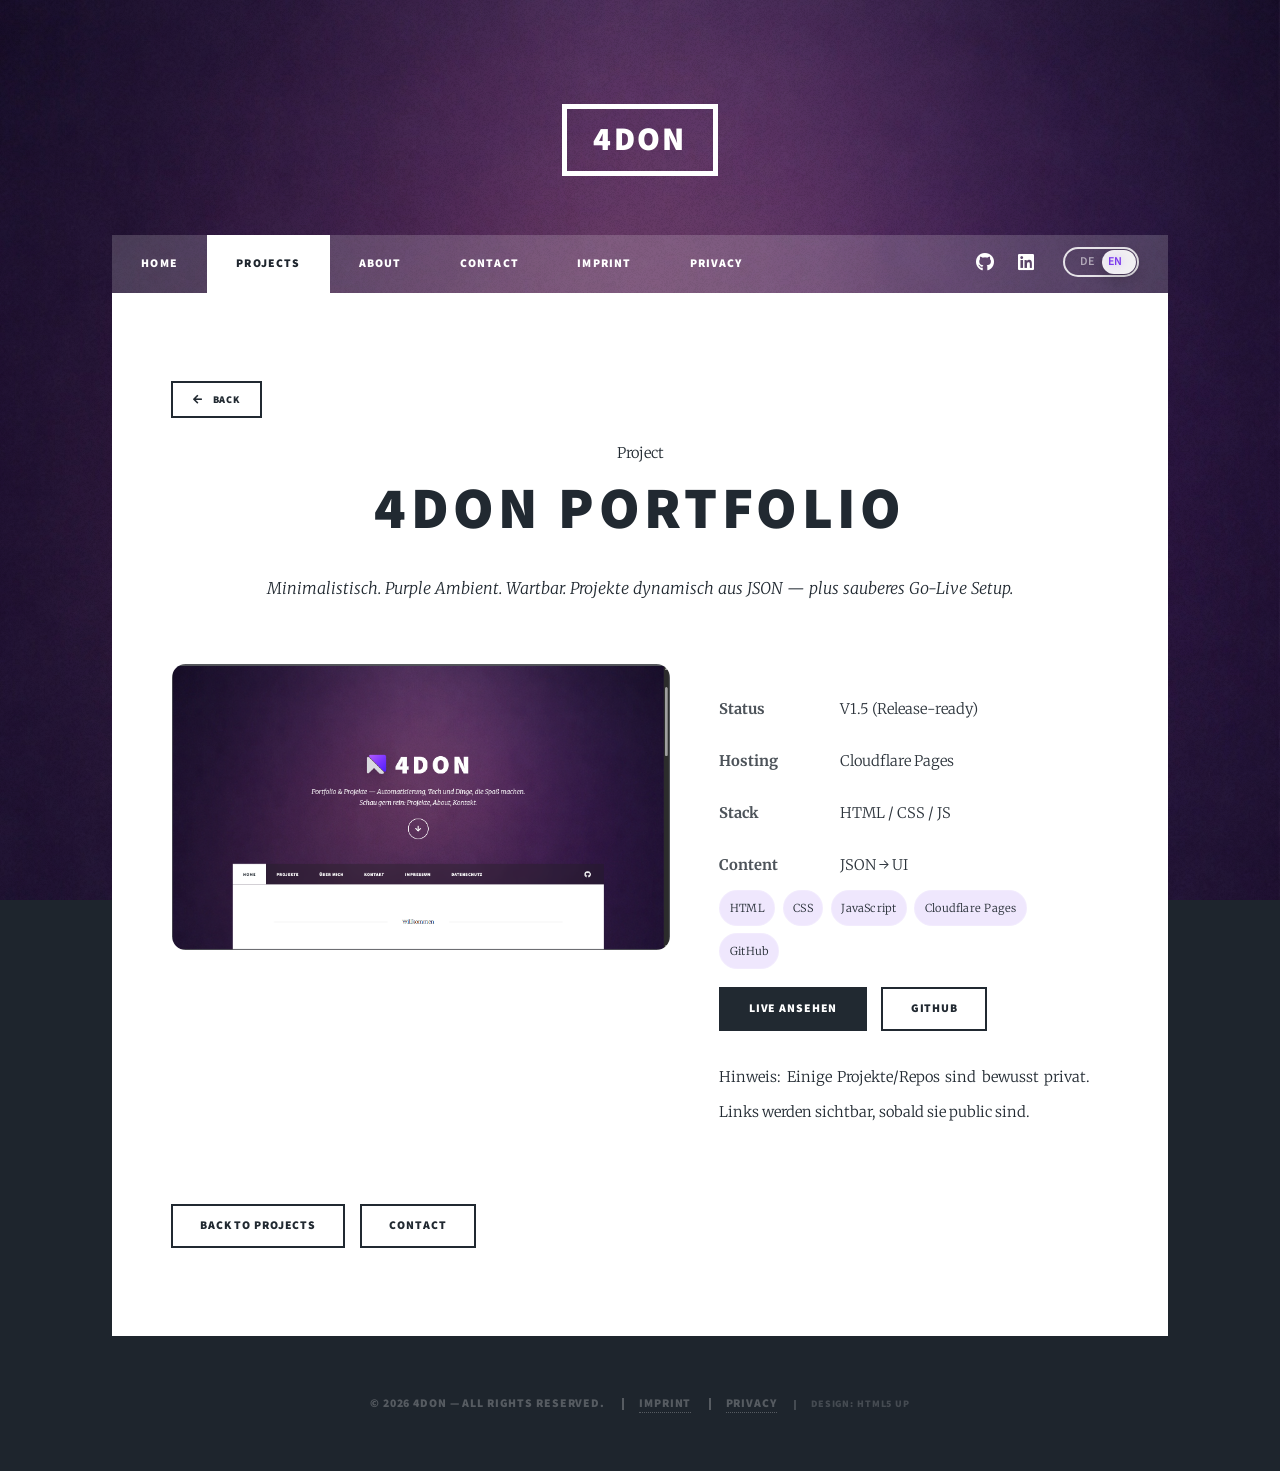
<file: projects/_example.html>
<!doctype html>
<!--
  Massively by HTML5 UP
  html5up.net | @ajlkn
  Free for personal and commercial use under the CCA 3.0 license (html5up.net/license)
-->
<html data-project-slug="_example">
  <head>
    <title>4DON.com — Portfolio</title>
    <meta charset="utf-8" />
    <meta name="viewport" content="width=device-width, initial-scale=1, user-scalable=no" />

    <!-- Apple / Mobile -->
    <meta name="apple-mobile-web-app-capable" content="yes" />

    <!-- Manifest / PWA -->
    <link rel="manifest" href="../site.webmanifest" />
    <meta name="theme-color" content="#7a3ff2" />

    <!-- SEO Basic -->
    <meta name="author" content="4don" />
    <meta name="robots" content="index, follow" />
    <meta
      name="description"
      content="4don Portfolio — eine minimalistische, purple-ambient Projektplattform mit dynamischer Projektübersicht (JSON → UI), klarer Navigation und sauberem Go-Live Setup."
    />

    <!-- OG / Social -->
    <meta property="og:type" content="website" />
    <meta property="og:title" content="4don — 4don Portfolio" />
    <meta
      property="og:description"
      content="Minimalistisch. Purple Ambient. Projekte dynamisch aus JSON. Search/Filter/Badges. Clean Go-Live Setup."
    />
    <meta property="og:url" content="https://www.4don.com/projects/4don-portfolio.html" />
    <meta property="og:image" content="https://www.4don.com/assets/images/og/og-portfolio.jpg" />

    <!-- Twitter / Social -->
    <meta name="twitter:card" content="summary_large_image" />
    <meta name="twitter:title" content="4DON Portfolio" />
    <meta
      name="twitter:description"
      content="Multi-Page Website mit Projekten, About, Kontakt und Legal."
    />
    <meta name="twitter:image" content="https://www.4don.com/assets/images/og/og-1200x630.jpg" />

    <!-- Favicons -->
    <link rel="icon" href="../assets/favicons/favicon.ico" sizes="any" />
    <link rel="icon" type="image/png" sizes="32x32" href="../assets/favicons/favicon-32.png" />
    <link rel="icon" type="image/png" sizes="16x16" href="../assets/favicons/favicon-16.png" />
    <link rel="apple-touch-icon" sizes="180x180" href="../assets/favicons/apple-touch-icon.png" />
    <link rel="icon" type="image/png" sizes="192x192" href="../assets/favicons/icon-192.png" />
    <link rel="icon" type="image/png" sizes="512x512" href="../assets/favicons/icon-512.png" />

    <!-- Styles -->
    <link rel="stylesheet" href="../assets/css/main.css" />
    <link rel="stylesheet" href="_project-style.css" />
    <noscript><link rel="stylesheet" href="../assets/css/noscript.css" /></noscript>
  </head>

  <body class="is-preload">
    <div id="wrapper">
      <!-- Header -->
      <header id="header">
        <a href="../index.html" class="logo">4don</a>
      </header>

      <!-- Nav -->
      <nav id="nav">
        <ul class="links">
          <li><a href="../index.html" data-i18n="nav.home">Home</a></li>
          <li class="active"><a href="../projects.html" data-i18n="nav.projects">Projects</a></li>
          <li><a href="../about.html" data-i18n="nav.about">About</a></li>
          <li><a href="../contact.html" data-i18n="nav.contact">Contact</a></li>
          <li><a href="../legal/impressum.html" data-i18n="nav.imprint">Imprint</a></li>
          <li><a href="../legal/datenschutz.html" data-i18n="nav.privacy">Privacy</a></li>
        </ul>

        <!-- Social Icons (NAV) -->
        <ul class="icons">
          <!-- Optional: GitHub -->
          <li>
            <a
              href="https://github.com/e4don"
              class="icon brands fa-github"
              target="_blank"
              rel="noopener"
              ><span class="label">GitHub</span></a
            >
          </li>
          <!-- Optional: LinkedIn -->
          <li>
            <a
              href="https://www.linkedin.com/in/erik-fordon/"
              class="icon brands fa-linkedin"
              target="_blank"
              rel="noopener noreferrer"
            >
              <span class="label">LinkedIn</span>
            </a>
          </li>
          <!-- Language Toggle DE/EN -->
          <li class="lang-switch">
            <button type="button" class="lang-switch__btn" data-lang-toggle aria-label="Language">
              <span class="lang-switch__track" aria-hidden="true">
                <span class="lang-switch__thumb"></span>
              </span>

              <span class="lang-switch__labels" aria-hidden="true">
                <span class="lang-switch__label lang-switch__label--de">DE</span>
                <span class="lang-switch__label lang-switch__label--en">EN</span>
              </span>
            </button>
          </li>
        </ul>
      </nav>

      <!-- Main -->
      <div id="main">
        <section class="post">
          <!-- Back Button -->
          <div class="project-topbar">
            <button
              type="button"
              class="button small icon solid fa-arrow-left"
              id="project-back-btn"
              onclick="history.back()"
            >
              Back
            </button>
          </div>

          <header class="major">
            <span class="date" id="project-kicker">Project</span>
            <h1 id="project-title">4don Portfolio</h1>
            <p class="muted" id="project-subtitle">
              Minimalistisch. Purple Ambient. Wartbar. Projekte dynamisch aus JSON — plus sauberes Go-Live Setup.
            </p>
          </header>

          <!-- HERO -->
          <div class="project-hero">
            <!-- Cover -->
            <div class="project-cover">
              <img
                src="../assets/images/projects/4don-portfolio.png"
                alt="4don Portfolio Preview"
                onerror="
                  this.onerror = null;
                  this.src = '../assets/images/projects/fallback.png';
                "
              />
            </div>

            <!-- Meta -->
            <aside class="project-meta">
              <div class="meta-row">
                <div class="meta-k" id="project-meta-status-k">Status</div>
                <div class="meta-v" id="project-meta-status-v">V1.5 (Release-ready)</div>
              </div>
              <div class="meta-row">
                <div class="meta-k" id="project-meta-hosting-k">Hosting</div>
                <div class="meta-v" id="project-meta-hosting-v">Cloudflare Pages</div>
              </div>
              <div class="meta-row">
                <div class="meta-k" id="project-meta-stack-k">Stack</div>
                <div class="meta-v" id="project-meta-stack-v">HTML / CSS / JS</div>
              </div>
              <div class="meta-row">
                <div class="meta-k" id="project-meta-content-k">Content</div>
                <div class="meta-v" id="project-meta-content-v">JSON → UI</div>
              </div>

              <div class="badges" aria-label="Tags">
                <span class="badge">HTML</span>
                <span class="badge">CSS</span>
                <span class="badge">JavaScript</span>
                <span class="badge">Cloudflare Pages</span>
                <span class="badge">GitHub</span>
              </div>

              <ul class="actions" style="margin-top: 1.25rem">
                <li><a class="button primary" href="../index.html" id="project-btn-live">Live ansehen</a></li>
                <li>
                  <a
                    class="button"
                    href="https://github.com/e4don/4don-portfolio"
                    target="_blank"
                    rel="noopener"
                    id="project-btn-github"
                    >GitHub</a
                  >
                </li>
              </ul>

              <p class="mini-note" id="project-mini-note">
                Hinweis: Einige Projekte/Repos sind bewusst privat. Links werden sichtbar, sobald
                sie public sind.
              </p>
            </aside>
          </div>

          <!-- Content -->
          <div id="project-body"></div>


          <ul class="actions" style="margin-top: 2rem">
            <li><a href="../projects.html" class="button" id="project-btn-backlist">Back to Projects</a></li>
            <li><a href="../contact.html" class="button" id="project-btn-contact">Contact</a></li>
          </ul>
        </section>
      </div>

      <!-- Copyright (Bottom bar) -->
      <div id="copyright">
        <ul>
          <li data-i18n="copyright.rights">© 4don — All rights reserved.</li>
          <li><a href="../legal/impressum.html" data-i18n="copyright.imprint">Impressum</a></li>
          <li><a href="../legal/datenschutz.html" data-i18n="copyright.privacy">Datenschutz</a></li>
          <li class="credit"><a href="https://html5up.net" data-i18n="copyright.design">Design: HTML5 UP</a></li>
        </ul>
      </div>

      <!-- Scripts -->
      <script src="../assets/js/jquery.min.js"></script>
      <script src="../assets/js/jquery.scrollex.min.js"></script>
      <script src="../assets/js/jquery.scrolly.min.js"></script>
      <script src="../assets/js/browser.min.js"></script>
      <script src="../assets/js/breakpoints.min.js"></script>
      <script src="../assets/js/util.js"></script>
      <script src="../assets/js/main.js"></script>
      <script src="../assets/js/i18n.js"></script>
      <script>window.i18nInit?.({ basePath: "../assets/i18n" });</script>
      <script src="../assets/js/content-project-detail.js"></script>
    </div>
  </body>
</html>
</file>
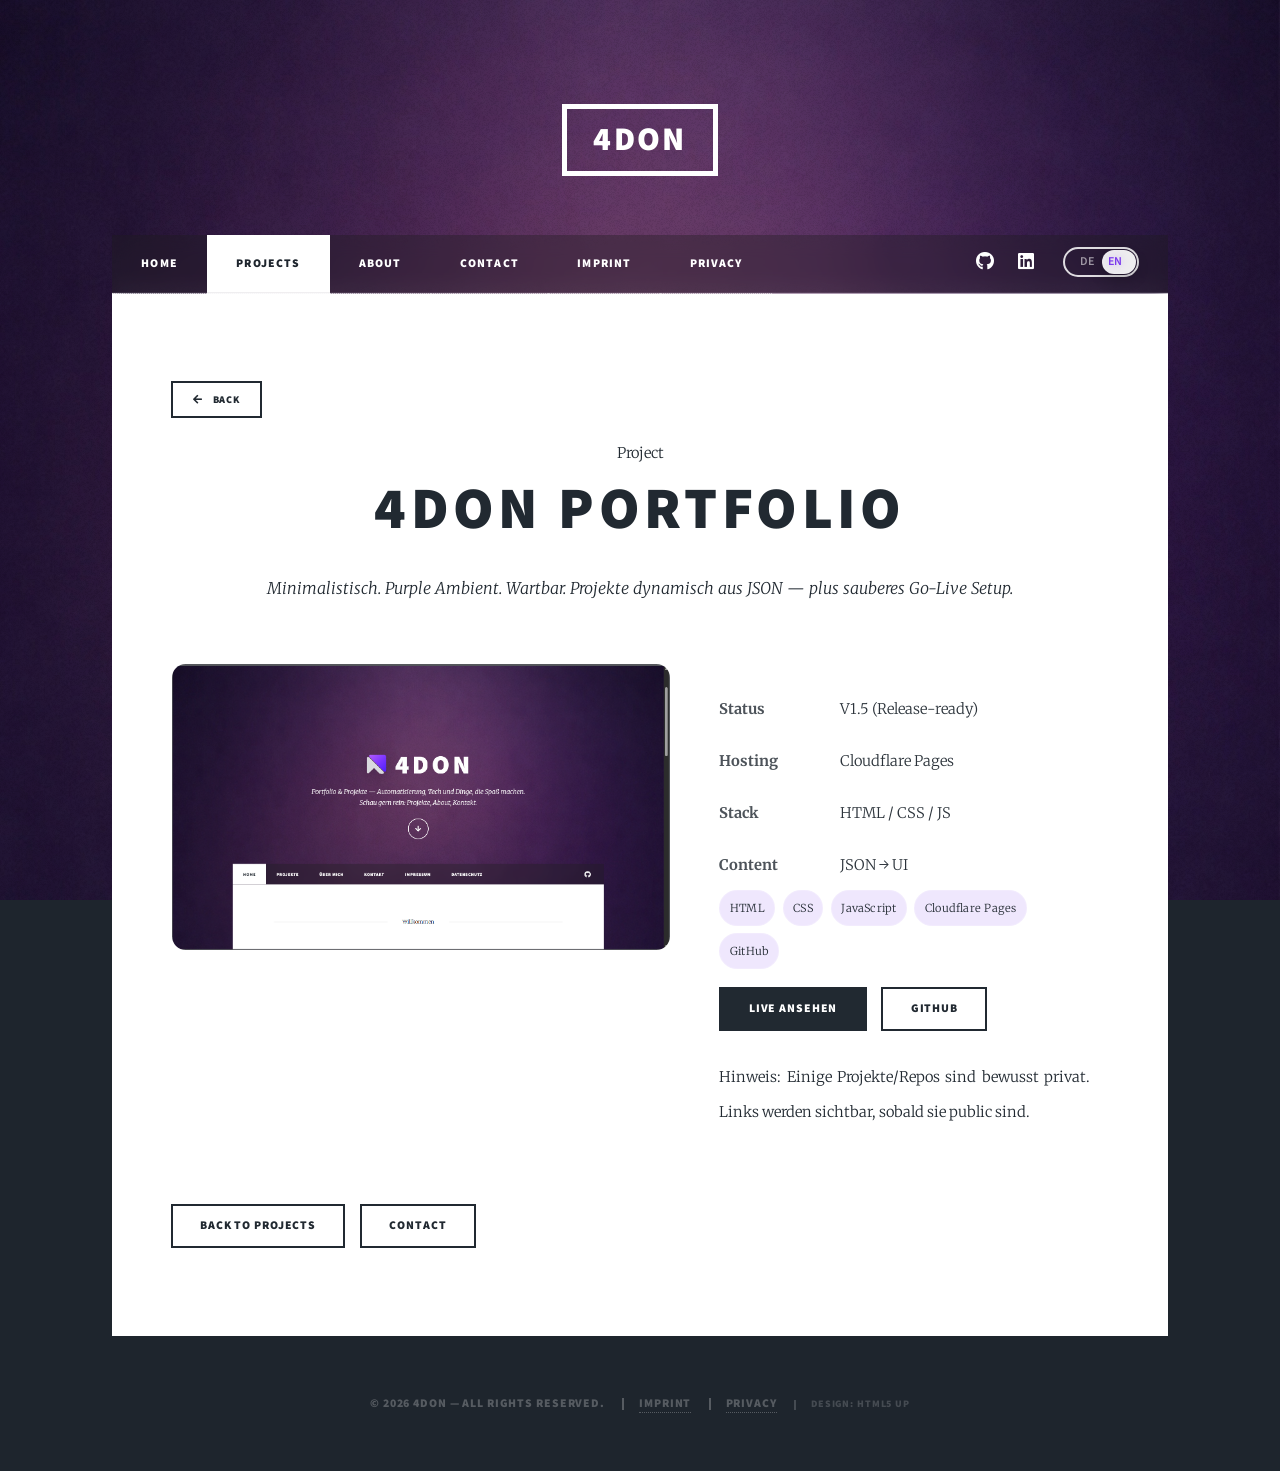
<file: projects/project.html>
<!doctype html>
<!--
  Massively by HTML5 UP
  html5up.net | @ajlkn
  Free for personal and commercial use under the CCA 3.0 license (html5up.net/license)
-->
<html>
  <head>
    <title>4DON.com — Portfolio</title>
    <meta charset="utf-8" />
    <meta name="viewport" content="width=device-width, initial-scale=1, user-scalable=no" />

    <!-- Apple / Mobile -->
    <meta name="mobile-web-app-capable" content="yes" />

    <!-- Manifest / PWA -->
    <link rel="manifest" href="../site.webmanifest" />
    <meta name="theme-color" content="#7a3ff2" />

    <!-- SEO Basic -->
    <meta name="author" content="4don" />
    <meta name="robots" content="index, follow" />
    <meta
      name="description"
      content="4don Portfolio — eine minimalistische, purple-ambient Projektplattform mit dynamischer Projektübersicht (JSON → UI), klarer Navigation und sauberem Go-Live Setup."
    />

    <!-- OG / Social -->
    <meta property="og:type" content="website" />
    <meta property="og:title" content="4don — 4don Portfolio" />
    <meta
      property="og:description"
      content="Minimalistisch. Purple Ambient. Projekte dynamisch aus JSON. Search/Filter/Badges. Clean Go-Live Setup."
    />
    <meta property="og:url" content="https://www.4don.com/projects/4don-portfolio.html" />
    <meta property="og:image" content="https://www.4don.com/assets/images/og/og-portfolio.jpg" />

    <!-- Twitter / Social -->
    <meta name="twitter:card" content="summary_large_image" />
    <meta name="twitter:title" content="4DON Portfolio" />
    <meta
      name="twitter:description"
      content="Multi-Page Website mit Projekten, About, Kontakt und Legal."
    />
    <meta name="twitter:image" content="https://www.4don.com/assets/images/og/og-1200x630.jpg" />

    <!-- Favicons -->
    <link rel="icon" href="../assets/favicons/favicon.ico" sizes="any" />
    <link rel="icon" type="image/png" sizes="32x32" href="../assets/favicons/favicon-32.png" />
    <link rel="icon" type="image/png" sizes="16x16" href="../assets/favicons/favicon-16.png" />
    <link rel="apple-touch-icon" sizes="180x180" href="../assets/favicons/apple-touch-icon.png" />
    <link rel="icon" type="image/png" sizes="192x192" href="../assets/favicons/icon-192.png" />
    <link rel="icon" type="image/png" sizes="512x512" href="../assets/favicons/icon-512.png" />

    <!-- Styles -->
    <link rel="stylesheet" href="../assets/css/main.css" />
    <link rel="stylesheet" href="_project-style.css" />
    <noscript><link rel="stylesheet" href="../assets/css/noscript.css" /></noscript>
  </head>

  <body class="is-preload has-sticky-nav">
    <div id="wrapper">
      <!-- Header -->
      <header id="header">
        <a href="../index.html" class="logo">4don</a>
      </header>

      <!-- Nav -->
      <nav id="nav">
        <ul class="links">
          <li><a href="../index.html" data-i18n="nav.home">Home</a></li>
          <li class="active"><a href="../projects.html" data-i18n="nav.projects">Projects</a></li>
          <li><a href="../about.html" data-i18n="nav.about">About</a></li>
          <li><a href="../contact.html" data-i18n="nav.contact">Contact</a></li>
          <li><a href="../legal/impressum.html" data-i18n="nav.imprint">Imprint</a></li>
          <li><a href="../legal/datenschutz.html" data-i18n="nav.privacy">Privacy</a></li>
        </ul>

        <!-- Social Icons (NAV) -->
        <ul class="icons">
          <!-- Optional: GitHub -->
          <li>
            <a
              href="https://github.com/e4don"
              class="icon brands fa-github"
              target="_blank"
              rel="noopener"
              ><span class="label">GitHub</span></a
            >
          </li>
          <!-- Optional: LinkedIn -->
          <li>
            <a
              href="https://www.linkedin.com/in/erik-fordon/"
              class="icon brands fa-linkedin"
              target="_blank"
              rel="noopener noreferrer"
            >
              <span class="label">LinkedIn</span>
            </a>
          </li>
          <!-- Language Toggle DE/EN -->
          <li class="lang-switch">
            <button type="button" class="lang-switch__btn" data-lang-toggle aria-label="Language">
              <span class="lang-switch__track" aria-hidden="true">
                <span class="lang-switch__thumb"></span>
              </span>

              <span class="lang-switch__labels" aria-hidden="true">
                <span class="lang-switch__label lang-switch__label--de">DE</span>
                <span class="lang-switch__label lang-switch__label--en">EN</span>
              </span>
            </button>
          </li>
        </ul>
      </nav>

      <!-- Main -->
      <div id="main">
        <section class="post">
          <!-- Back Button -->
          <div class="project-topbar">
            <button
              type="button"
              class="button small icon solid fa-arrow-left"
              id="project-back-btn"
              onclick="history.back()"
            >
              Back
            </button>
          </div>

          <header class="major">
            <span class="date" id="project-kicker">Project</span>
            <h1 id="project-title">4don Portfolio</h1>
            <p class="muted" id="project-subtitle">
              Minimalistisch. Purple Ambient. Wartbar. Projekte dynamisch aus JSON — plus sauberes Go-Live Setup.
            </p>
          </header>

          <!-- HERO -->
          <div class="project-hero">
            <!-- Cover -->
            <div class="project-cover">
              <img
                src="../assets/images/projects/4don-portfolio.png"
                alt="4don Portfolio Preview"
                onerror="
                  this.onerror = null;
                  this.src = '../assets/images/projects/fallback.png';
                "
              />
            </div>

            <!-- Meta -->
            <aside class="project-meta">
              <div class="meta-row">
                <div class="meta-k" id="project-meta-status-k">Status</div>
                <div class="meta-v" id="project-meta-status-v">V1.5 (Release-ready)</div>
              </div>
              <div class="meta-row">
                <div class="meta-k" id="project-meta-hosting-k">Hosting</div>
                <div class="meta-v" id="project-meta-hosting-v">Cloudflare Pages</div>
              </div>
              <div class="meta-row">
                <div class="meta-k" id="project-meta-stack-k">Stack</div>
                <div class="meta-v" id="project-meta-stack-v">HTML / CSS / JS</div>
              </div>
              <div class="meta-row">
                <div class="meta-k" id="project-meta-content-k">Content</div>
                <div class="meta-v" id="project-meta-content-v">JSON → UI</div>
              </div>

              <div class="badges" aria-label="Tags">
                <span class="badge">HTML</span>
                <span class="badge">CSS</span>
                <span class="badge">JavaScript</span>
                <span class="badge">Cloudflare Pages</span>
                <span class="badge">GitHub</span>
              </div>

              <ul class="actions" style="margin-top: 1.25rem">
                <li><a class="button primary" href="../index.html" id="project-btn-live">Live ansehen</a></li>
                <li>
                  <a
                    class="button"
                    href="https://github.com/e4don/4don-portfolio"
                    target="_blank"
                    rel="noopener"
                    id="project-btn-github"
                    >GitHub</a
                  >
                </li>
              </ul>

              <p class="mini-note" id="project-mini-note">
                Hinweis: Einige Projekte/Repos sind bewusst privat. Links werden sichtbar, sobald
                sie public sind.
              </p>
            </aside>
          </div>

          <!-- Content -->
          <div id="project-body"></div>


          <ul class="actions" style="margin-top: 2rem">
            <li><a href="../projects.html" class="button" id="project-btn-backlist">Back to Projects</a></li>
            <li><a href="../contact.html" class="button" id="project-btn-contact">Contact</a></li>
          </ul>
        </section>
      </div>

      <!-- Copyright (Bottom bar) -->
      <div id="copyright">
        <ul>
          <li data-i18n="copyright.rights">© 4don — All rights reserved.</li>
          <li><a href="../legal/impressum.html" data-i18n="copyright.imprint">Impressum</a></li>
          <li><a href="../legal/datenschutz.html" data-i18n="copyright.privacy">Datenschutz</a></li>
          <li class="credit"><a href="https://html5up.net" data-i18n="copyright.design">Design: HTML5 UP</a></li>
        </ul>
      </div>

      <!-- Scripts -->
      <script src="../assets/js/jquery.min.js"></script>
      <script src="../assets/js/jquery.scrollex.min.js"></script>
      <script src="../assets/js/jquery.scrolly.min.js"></script>
      <script src="../assets/js/browser.min.js"></script>
      <script src="../assets/js/breakpoints.min.js"></script>
      <script src="../assets/js/util.js"></script>
      <script src="../assets/js/main.js"></script>
      <script src="../assets/js/i18n.js"></script>
      <script>window.i18nInit?.({ basePath: "../assets/i18n" });</script>
      <script src="../assets/js/content-project-detail.js"></script>
    </div>
  </body>
</html>
</file>
<file: projects/_project-style.css>
/* =========================================================
   4don Project Detail Pages — Shared Styles
   File: /projects/_project-style.css

   Goals:
   - Unified styling for project detail pages
   - No per-page <style> blocks
   - Clean + premium layout, Massively-compatible

   Usage (in every project detail page):
   <link rel="stylesheet" href="_project-style.css" />
   ========================================================= */

/* ---------------------------------------------------------
   Top bar (Back button row)
   --------------------------------------------------------- */
.project-topbar {
  display: flex;
  justify-content: flex-start;
  margin: 0 0 1.25rem 0;
}

/* ---------------------------------------------------------
   HERO layout (Cover + Meta)
   --------------------------------------------------------- */
.project-hero {
  display: grid;
  grid-template-columns: 1.1fr 0.9fr;
  gap: 2rem;
  align-items: start;
  margin: 0 0 1.5rem 0;
}

@media screen and (max-width: 980px) {
  .project-hero {
    grid-template-columns: 1fr;
    gap: 1.25rem;
  }
}

/* Cover image box */
.project-cover {
  border-radius: 1rem;
  overflow: hidden;
  border: 1px solid rgba(255, 255, 255, 0.12);
  background: rgba(255, 255, 255, 0.02);
}

.project-cover img {
  display: block;
  width: 100%;
  height: auto;
}

/* Meta box */
.project-meta {
  border-radius: 1rem;
  border: 1px solid rgba(255, 255, 255, 0.12);
  background: rgba(255, 255, 255, 0.02);
  padding: 1.25rem 1.25rem 1rem 1.25rem;
}

.project-kicker {
  margin: 0 0 0.5rem 0;
  letter-spacing: 0.12em;
  text-transform: uppercase;
  font-weight: 900;
  opacity: 0.9;
}

.project-title {
  margin: 0 0 0.25rem 0;
}

.project-subtitle {
  margin: 0 0 1rem 0;
  opacity: 0.9;
}

/* Badges (in meta box) */
.badges {
  display: flex;
  flex-wrap: wrap;
  gap: 0.5rem;
  margin: 0 0 1.1rem 0;
}

.badge {
  display: inline-flex;
  align-items: center;
  gap: 0.35rem;
  border-radius: 999px;
  padding: 0.25rem 0.65rem;
  font-size: 0.75rem;
  letter-spacing: 0.02em;
  border: 1px solid rgba(255, 255, 255, 0.16);
  background: rgba(var(--purple-4don-rgb), 0.12);
}

/* Meta rows */
.project-meta-grid {
  margin: 0.5rem 0 0 0;
}

.meta-row {
  display: grid;
  grid-template-columns: 7.5rem 1fr;
  gap: 0.75rem;
  padding: 0.55rem 0;
  border-top: 1px solid rgba(255, 255, 255, 0.08);
}

.meta-k {
  opacity: 0.8;
  font-weight: 700;
}

.meta-v {
  opacity: 0.95;
}

/* Meta actions */
.project-actions {
  margin-top: 1.1rem;
}

.project-actions ul.actions {
  margin: 0;
}

.project-actions ul.actions li {
  padding-left: 0.6rem;
}

.project-actions .button {
  border-radius: 0.6rem;
  padding-left: 0.9rem;
  padding-right: 0.9rem;
}

/* Nice anchor offset (safe even if sticky nav is disabled) */
.project-chapter,
.project-section {
  scroll-margin-top: var(--scroll-offset);
}

/* Ensure all headings with IDs also get scroll-margin */
[id] {
  scroll-margin-top: var(--scroll-offset);
}

/* =========================================================
   v1.9 — Table of Contents (TOC)
   ---------------------------------------------------------
   Desktop:
   - Sticky sidebar
   - Internal scroll if TOC is too long

   Mobile:
   - Keep Massively-style panel (#tocPanel)
   ========================================================= */

/* Desktop layout (TOC left, content right) */
.project-layout {
  display: grid;
  grid-template-columns: 280px 1fr;
  gap: 2rem;
  align-items: start;
  margin-top: 1.25rem;
}

/* Sticky wrapper: stays in view while the page scrolls */
.project-toc-wrap {
  position: sticky;
  top: var(--toc-top-offset);      /* leaves room for sticky nav if enabled */
  align-self: start;
  z-index: 5;       /* above content, below nav */
}

/* TOC card: scroll internally when too tall */
.project-toc {
  background: #ffffff;
  color: #212931;
  border: solid 2px #eeeeee;
  border-radius: 0.75rem;
  box-shadow: none;
  margin: 0;
  padding: 0.9rem 1rem;
  max-height: calc(100vh - var(--toc-max-height-offset));
  overflow: auto;
  -webkit-overflow-scrolling: touch;
}

/* TOC typography */
.project-toc__title {
  margin: 0 0 0.6rem 0;
  font-size: 0.78rem;
  font-weight: 900;
  letter-spacing: 0.10em;
  text-transform: uppercase;
  opacity: 0.85;
}

.project-toc__list {
  list-style: none;
  padding: 0;
  margin: 0;
}

/* Main items */
.project-toc__section {
  margin: 0.45rem 0;
}

.project-toc__section > a {
  text-decoration: none;
  color: inherit;
  font-size: 0.88rem;
  font-weight: 700;
  line-height: 1.35;
  display: inline-block;
  padding: 0.18rem 0.35rem;
  border-radius: 0.45rem;
  border-bottom: 1px solid rgba(33, 41, 49, 0.15);
}

/* Sub items */
.project-toc__chapters {
  list-style: none;
  padding-left: 0.85rem;
  margin: 0.35rem 0 0 0;
}

.project-toc__chapters li {
  margin: 0.2rem 0;
}

.project-toc__chapters a {
  text-decoration: none;
  color: inherit;
  font-size: 0.74rem;
  font-weight: 600;
  line-height: 1.3;
  opacity: 0.82;
  display: inline-block;
  padding: 0.12rem 0.25rem;
  border-radius: 0.3rem;
  border-bottom: 1px solid rgba(33, 41, 49, 0.10);
}

.project-toc__section > a:hover,
.project-toc__chapters a:hover {
  opacity: 1;
  border-bottom-color: rgba(var(--purple-4don-rgb), 0.55);
}

/* Active link highlight (sidebar + mobile panel clone) */
.project-toc a.is-active {
  background: rgba(var(--purple-4don-rgb), 0.18);
  border-bottom-color: rgba(var(--purple-4don-rgb), 0.85) !important;
  font-weight: 800;
  opacity: 1;
  transition: all 0.2s ease-out;
}

/* Add smooth transitions to all TOC links */
.project-toc__section > a,
.project-toc__chapters a {
  transition: all 0.2s ease-out;
}

/* Mobile: hide desktop sidebar layout */
@media screen and (max-width: 980px) {
  .project-layout {
    grid-template-columns: 1fr;
    gap: 1.25rem;
  }

  .project-toc-wrap {
    display: none;
  }
}

/* =========================================================
   Mobile TOC Panel (Massively-style) — KEEP
   Hooked up by your JS:
   - toggle: #tocPanelToggle
   - panel:  #tocPanel
   - visibleClass: body.is-tocPanel-visible
   ========================================================= */

/* Toggle button */
#tocPanelToggle {
  text-decoration: none;
  transition: color 0.2s ease-in-out, background-color 0.2s ease-in-out, box-shadow 0.2s ease-in-out;
  display: none;
  position: fixed;
  right: 0.75rem;
  bottom: 0.75rem;
  border: 0;
  color: #ffffff;
  font-family: 'Source Sans Pro', Helvetica, sans-serif;
  font-size: 0.85rem;
  font-weight: 900;
  letter-spacing: 0.075em;
  padding: 0.45rem 1.05rem;
  text-transform: uppercase;
  z-index: 10001;
}

#tocPanelToggle:before {
  -moz-osx-font-smoothing: grayscale;
  -webkit-font-smoothing: antialiased;
  display: inline-block;
  font-style: normal;
  font-variant: normal;
  text-rendering: auto;
  line-height: 1;
  text-transform: none !important;
  font-family: 'Font Awesome 5 Free';
  font-weight: 900;
  content: '\f03a';
  margin-right: 0.5rem;
}

#tocPanelToggle.alt {
  background-color: rgba(255, 255, 255, 0.92);
  box-shadow: 0 0.125rem 0.75rem 0 rgba(30, 37, 45, 0.25);
  color: #212931;
}

#tocPanelToggle.alt:hover {
  background-color: #ffffff;
}

@media screen and (max-width: 980px) {
  #tocPanelToggle {
    display: block;
  }
}

@media screen and (max-width: 736px) {
  #tocPanelToggle {
    font-size: 0.8rem;
    padding: 0.35rem 0.9rem;
  }
}

/* Panel */
#tocPanel {
  transform: translateX(20rem);
  transition: transform 0.5s ease, box-shadow 0.5s ease, visibility 0.5s;
  display: none;
  -webkit-overflow-scrolling: touch;
  background: #ffffff;
  color: #212931;
  height: 100%;
  max-width: 80%;
  overflow-y: auto;
  padding: 3rem 2rem;
  position: fixed;
  right: 0;
  top: 0;
  visibility: hidden;
  width: 20rem;
  z-index: 10002;
}

@media screen and (max-width: 980px) {
  #tocPanel {
    display: block;
  }

  /* Keep wrapper opacity unchanged (no dim) */
  body.is-tocPanel-visible #wrapper {
    opacity: 1;
  }

  body.is-tocPanel-visible #tocPanel {
    transform: translateX(0);
    box-shadow: 0 0 1.5rem 0 rgba(0, 0, 0, 0.2);
    visibility: visible;
  }
}

@media screen and (max-width: 736px) {
  #tocPanel {
    padding: 2.5rem 1.75rem;
  }
}

/* Close button (icon only, Massively style) */
#tocPanel .close {
  text-decoration: none;
  transition: color 0.2s ease-in-out;
  -webkit-tap-highlight-color: rgba(0, 0, 0, 0);
  border: 0;
  color: #909498;
  cursor: pointer;
  display: block;
  height: 3.25rem;
  line-height: 3.25rem;
  padding-right: 1.25rem;
  position: absolute;
  right: 0;
  text-align: right;
  top: 0;
  width: 7rem;
}

#tocPanel .close:before {
  -moz-osx-font-smoothing: grayscale;
  -webkit-font-smoothing: antialiased;
  display: inline-block;
  font-style: normal;
  font-variant: normal;
  text-rendering: auto;
  line-height: 1;
  text-transform: none !important;
  font-family: 'Font Awesome 5 Free';
  font-weight: 900;
  content: '\f00d';
  font-size: 1.25rem;
}

#tocPanel .close:hover {
  color: #212931;
}

/* Inside the panel: use TOC without extra card chrome */
#tocPanel .project-toc {
  border: none;
  padding: 0;
  margin: 0;
  max-height: none;
  overflow: visible;
}
</file>
<file: assets/css/main.css>
@import url(fontawesome-all.min.css);
@import url('https://fonts.googleapis.com/css?family=Merriweather:300,700,300italic,700italic|Source+Sans+Pro:900');

/*
	Massively by HTML5 UP
	html5up.net | @ajlkn
	Free for personal and commercial use under the CCA 3.0 license (html5up.net/license)
*/

html,
body,
div,
span,
applet,
object,
iframe,
h1,
h2,
h3,
h4,
h5,
h6,
p,
blockquote,
pre,
a,
abbr,
acronym,
address,
big,
cite,
code,
del,
dfn,
em,
img,
ins,
kbd,
q,
s,
samp,
small,
strike,
strong,
sub,
sup,
tt,
var,
b,
u,
i,
center,
dl,
dt,
dd,
ol,
ul,
li,
fieldset,
form,
label,
legend,
table,
caption,
tbody,
tfoot,
thead,
tr,
th,
td,
article,
aside,
canvas,
details,
embed,
figure,
figcaption,
footer,
header,
hgroup,
menu,
nav,
output,
ruby,
section,
summary,
time,
mark,
audio,
video {
  margin: 0;
  padding: 0;
  border: 0;
  font-size: 100%;
  font: inherit;
  vertical-align: baseline;
}

article,
aside,
details,
figcaption,
figure,
footer,
header,
hgroup,
menu,
nav,
section {
  display: block;
}

body {
  line-height: 1;
}

ol,
ul {
  list-style: none;
}

blockquote,
q {
  quotes: none;
}

blockquote:before,
blockquote:after,
q:before,
q:after {
  content: '';
  content: none;
}

table {
  border-collapse: collapse;
  border-spacing: 0;
}

body {
  -webkit-text-size-adjust: none;
}

mark {
  background-color: transparent;
  color: inherit;
}

input::-moz-focus-inner {
  border: 0;
  padding: 0;
}

input,
select,
textarea {
  -moz-appearance: none;
  -webkit-appearance: none;
  -ms-appearance: none;
  appearance: none;
}

/* Basic */

@-ms-viewport {
  width: device-width;
}

body {
  -ms-overflow-style: scrollbar;
}

@media screen and (max-width: 480px) {
  html,
  body {
    min-width: 320px;
  }
}

html {
  box-sizing: border-box;
}

*,
*:before,
*:after {
  box-sizing: inherit;
}

body {
  background-color: #1e252d;
}

body.is-preload *,
body.is-preload *:before,
body.is-preload *:after {
  -moz-animation: none !important;
  -webkit-animation: none !important;
  -ms-animation: none !important;
  animation: none !important;
  -moz-transition: none !important;
  -webkit-transition: none !important;
  -ms-transition: none !important;
  transition: none !important;
}

/* Type */

html {
  font-size: 16pt;
}

@media screen and (max-width: 1680px) {
  html {
    font-size: 12pt;
  }
}

@media screen and (max-width: 1280px) {
  html {
    font-size: 11pt;
  }
}

@media screen and (max-width: 360px) {
  html {
    font-size: 10pt;
  }
}

body {
  color: #212931;
}

body,
input,
select,
textarea {
  font-family: 'Merriweather', Georgia, serif;
  font-weight: 300;
  font-size: 1rem;
  line-height: 2.375;
}

a {
  -moz-transition:
    color 0.2s ease-in-out,
    background-color 0.2s ease-in-out,
    border-color 0.2s ease-in-out,
    box-shadow 0.2s ease-in-out;
  -webkit-transition:
    color 0.2s ease-in-out,
    background-color 0.2s ease-in-out,
    border-color 0.2s ease-in-out,
    box-shadow 0.2s ease-in-out;
  -ms-transition:
    color 0.2s ease-in-out,
    background-color 0.2s ease-in-out,
    border-color 0.2s ease-in-out,
    box-shadow 0.2s ease-in-out;
  transition:
    color 0.2s ease-in-out,
    background-color 0.2s ease-in-out,
    border-color 0.2s ease-in-out,
    box-shadow 0.2s ease-in-out;
  border-bottom: dotted 1px;
  text-decoration: none;
}

a:hover {
  border-bottom-color: transparent;
}

strong,
b {
  font-weight: 600;
}

em,
i {
  font-style: italic;
}

p {
  text-align: justify;
  margin: 0 0 2rem 0;
}

h1,
h2,
h3,
h4,
h5,
h6 {
  font-family: 'Source Sans Pro', Helvetica, sans-serif;
  font-weight: 900;
  line-height: 1.5;
  letter-spacing: 0.075em;
  text-transform: uppercase;
  margin: 0 0 1rem 0;
}

h1 a,
h2 a,
h3 a,
h4 a,
h5 a,
h6 a {
  border-bottom: 0;
  color: inherit;
  text-decoration: none;
}

h1 {
  font-size: 4rem;
  line-height: 1.1;
  margin: 0 0 2rem 0;
}

h2 {
  font-size: 1.75rem;
  line-height: 1.3;
  margin: 0 0 1.5rem 0;
}

h3 {
  font-size: 1.25rem;
  margin: 0 0 1.5rem 0;
}

h4 {
  font-size: 1rem;
}

h5 {
  font-size: 0.9rem;
}

h6 {
  font-size: 0.8rem;
}

sub {
  font-size: 0.8rem;
  position: relative;
  top: 0.5rem;
}

sup {
  font-size: 0.8rem;
  position: relative;
  top: -0.5rem;
}

blockquote {
  border-left: solid 4px;
  font-style: italic;
  margin: 0 0 2rem 0;
  padding: 0.5rem 0 0.5rem 2rem;
}

code {
  border: solid 2px;
  font-family: 'Courier New', monospace;
  font-size: 0.9rem;
  margin: 0 0.25rem;
  padding: 0.25rem 0.65rem;
}

pre {
  -webkit-overflow-scrolling: touch;
  font-family: 'Courier New', monospace;
  font-size: 0.9rem;
  margin: 0 0 2rem 0;
}

pre code {
  display: block;
  line-height: 1.75;
  padding: 1rem 1.5rem;
  overflow-x: auto;
}

hr {
  border: 0;
  border-bottom: solid 2px;
  margin: 3rem 0;
}

hr.major {
  margin: 5rem 0;
}

.align-left {
  text-align: left;
}

.align-center {
  text-align: center;
}

.align-right {
  text-align: right;
}

input,
select,
textarea {
  color: #212931;

  a:visited {
    color: #212931;
  }
}

a {
  color: #212931;
  border-bottom-color: rgba(33, 41, 49, 0.5);
}

a:hover {
  border-bottom-color: transparent;
  color: #7c3aed !important;
}

strong,
b {
  color: #212931;
}

h1,
h2,
h3,
h4,
h5,
h6 {
  color: #212931;
}

blockquote {
  border-left-color: #eeeeee;
}

code {
  background: rgba(220, 220, 220, 0.25);
  border-color: #eeeeee;
}

hr {
  border-bottom-color: #eeeeee;
}

/* Row */

.row {
  display: flex;
  flex-wrap: wrap;
  box-sizing: border-box;
  align-items: stretch;
}

.row > * {
  box-sizing: border-box;
}

.row.gtr-uniform > * > :last-child {
  margin-bottom: 0;
}

.row.aln-left {
  justify-content: flex-start;
}

.row.aln-center {
  justify-content: center;
}

.row.aln-right {
  justify-content: flex-end;
}

.row.aln-top {
  align-items: flex-start;
}

.row.aln-middle {
  align-items: center;
}

.row.aln-bottom {
  align-items: flex-end;
}

.row > .imp {
  order: -1;
}

.row > .col-1 {
  width: 8.33333%;
}

.row > .off-1 {
  margin-left: 8.33333%;
}

.row > .col-2 {
  width: 16.66667%;
}

.row > .off-2 {
  margin-left: 16.66667%;
}

.row > .col-3 {
  width: 25%;
}

.row > .off-3 {
  margin-left: 25%;
}

.row > .col-4 {
  width: 33.33333%;
}

.row > .off-4 {
  margin-left: 33.33333%;
}

.row > .col-5 {
  width: 41.66667%;
}

.row > .off-5 {
  margin-left: 41.66667%;
}

.row > .col-6 {
  width: 50%;
}

.row > .off-6 {
  margin-left: 50%;
}

.row > .col-7 {
  width: 58.33333%;
}

.row > .off-7 {
  margin-left: 58.33333%;
}

.row > .col-8 {
  width: 66.66667%;
}

.row > .off-8 {
  margin-left: 66.66667%;
}

.row > .col-9 {
  width: 75%;
}

.row > .off-9 {
  margin-left: 75%;
}

.row > .col-10 {
  width: 83.33333%;
}

.row > .off-10 {
  margin-left: 83.33333%;
}

.row > .col-11 {
  width: 91.66667%;
}

.row > .off-11 {
  margin-left: 91.66667%;
}

.row > .col-12 {
  width: 100%;
}

.row > .off-12 {
  margin-left: 100%;
}

.row.gtr-0 {
  margin-top: 0;
  margin-left: 0rem;
}

.row.gtr-0 > * {
  padding: 0 0 0 0rem;
}

.row.gtr-0.gtr-uniform {
  margin-top: 0rem;
}

.row.gtr-0.gtr-uniform > * {
  padding-top: 0rem;
}

.row.gtr-25 {
  margin-top: 0;
  margin-left: -0.375rem;
}

.row.gtr-25 > * {
  padding: 0 0 0 0.375rem;
}

.row.gtr-25.gtr-uniform {
  margin-top: -0.375rem;
}

.row.gtr-25.gtr-uniform > * {
  padding-top: 0.375rem;
}

.row.gtr-50 {
  margin-top: 0;
  margin-left: -0.75rem;
}

.row.gtr-50 > * {
  padding: 0 0 0 0.75rem;
}

.row.gtr-50.gtr-uniform {
  margin-top: -0.75rem;
}

.row.gtr-50.gtr-uniform > * {
  padding-top: 0.75rem;
}

.row {
  margin-top: 0;
  margin-left: -1.5rem;
}

.row > * {
  padding: 0 0 0 1.5rem;
}

.row.gtr-uniform {
  margin-top: -1.5rem;
}

.row.gtr-uniform > * {
  padding-top: 1.5rem;
}

.row.gtr-150 {
  margin-top: 0;
  margin-left: -2.25rem;
}

.row.gtr-150 > * {
  padding: 0 0 0 2.25rem;
}

.row.gtr-150.gtr-uniform {
  margin-top: -2.25rem;
}

.row.gtr-150.gtr-uniform > * {
  padding-top: 2.25rem;
}

.row.gtr-200 {
  margin-top: 0;
  margin-left: -3rem;
}

.row.gtr-200 > * {
  padding: 0 0 0 3rem;
}

.row.gtr-200.gtr-uniform {
  margin-top: -3rem;
}

.row.gtr-200.gtr-uniform > * {
  padding-top: 3rem;
}

@media screen and (max-width: 1680px) {
  .row {
    display: flex;
    flex-wrap: wrap;
    box-sizing: border-box;
    align-items: stretch;
  }

  .row > * {
    box-sizing: border-box;
  }

  .row.gtr-uniform > * > :last-child {
    margin-bottom: 0;
  }

  .row.aln-left {
    justify-content: flex-start;
  }

  .row.aln-center {
    justify-content: center;
  }

  .row.aln-right {
    justify-content: flex-end;
  }

  .row.aln-top {
    align-items: flex-start;
  }

  .row.aln-middle {
    align-items: center;
  }

  .row.aln-bottom {
    align-items: flex-end;
  }

  .row > .imp-xlarge {
    order: -1;
  }

  .row > .col-1-xlarge {
    width: 8.33333%;
  }

  .row > .off-1-xlarge {
    margin-left: 8.33333%;
  }

  .row > .col-2-xlarge {
    width: 16.66667%;
  }

  .row > .off-2-xlarge {
    margin-left: 16.66667%;
  }

  .row > .col-3-xlarge {
    width: 25%;
  }

  .row > .off-3-xlarge {
    margin-left: 25%;
  }

  .row > .col-4-xlarge {
    width: 33.33333%;
  }

  .row > .off-4-xlarge {
    margin-left: 33.33333%;
  }

  .row > .col-5-xlarge {
    width: 41.66667%;
  }

  .row > .off-5-xlarge {
    margin-left: 41.66667%;
  }

  .row > .col-6-xlarge {
    width: 50%;
  }

  .row > .off-6-xlarge {
    margin-left: 50%;
  }

  .row > .col-7-xlarge {
    width: 58.33333%;
  }

  .row > .off-7-xlarge {
    margin-left: 58.33333%;
  }

  .row > .col-8-xlarge {
    width: 66.66667%;
  }

  .row > .off-8-xlarge {
    margin-left: 66.66667%;
  }

  .row > .col-9-xlarge {
    width: 75%;
  }

  .row > .off-9-xlarge {
    margin-left: 75%;
  }

  .row > .col-10-xlarge {
    width: 83.33333%;
  }

  .row > .off-10-xlarge {
    margin-left: 83.33333%;
  }

  .row > .col-11-xlarge {
    width: 91.66667%;
  }

  .row > .off-11-xlarge {
    margin-left: 91.66667%;
  }

  .row > .col-12-xlarge {
    width: 100%;
  }

  .row > .off-12-xlarge {
    margin-left: 100%;
  }

  .row.gtr-0 {
    margin-top: 0;
    margin-left: 0rem;
  }

  .row.gtr-0 > * {
    padding: 0 0 0 0rem;
  }

  .row.gtr-0.gtr-uniform {
    margin-top: 0rem;
  }

  .row.gtr-0.gtr-uniform > * {
    padding-top: 0rem;
  }

  .row.gtr-25 {
    margin-top: 0;
    margin-left: -0.375rem;
  }

  .row.gtr-25 > * {
    padding: 0 0 0 0.375rem;
  }

  .row.gtr-25.gtr-uniform {
    margin-top: -0.375rem;
  }

  .row.gtr-25.gtr-uniform > * {
    padding-top: 0.375rem;
  }

  .row.gtr-50 {
    margin-top: 0;
    margin-left: -0.75rem;
  }

  .row.gtr-50 > * {
    padding: 0 0 0 0.75rem;
  }

  .row.gtr-50.gtr-uniform {
    margin-top: -0.75rem;
  }

  .row.gtr-50.gtr-uniform > * {
    padding-top: 0.75rem;
  }

  .row {
    margin-top: 0;
    margin-left: -1.5rem;
  }

  .row > * {
    padding: 0 0 0 1.5rem;
  }

  .row.gtr-uniform {
    margin-top: -1.5rem;
  }

  .row.gtr-uniform > * {
    padding-top: 1.5rem;
  }

  .row.gtr-150 {
    margin-top: 0;
    margin-left: -2.25rem;
  }

  .row.gtr-150 > * {
    padding: 0 0 0 2.25rem;
  }

  .row.gtr-150.gtr-uniform {
    margin-top: -2.25rem;
  }

  .row.gtr-150.gtr-uniform > * {
    padding-top: 2.25rem;
  }

  .row.gtr-200 {
    margin-top: 0;
    margin-left: -3rem;
  }

  .row.gtr-200 > * {
    padding: 0 0 0 3rem;
  }

  .row.gtr-200.gtr-uniform {
    margin-top: -3rem;
  }

  .row.gtr-200.gtr-uniform > * {
    padding-top: 3rem;
  }
}

@media screen and (max-width: 1280px) {
  .row {
    display: flex;
    flex-wrap: wrap;
    box-sizing: border-box;
    align-items: stretch;
  }

  .row > * {
    box-sizing: border-box;
  }

  .row.gtr-uniform > * > :last-child {
    margin-bottom: 0;
  }

  .row.aln-left {
    justify-content: flex-start;
  }

  .row.aln-center {
    justify-content: center;
  }

  .row.aln-right {
    justify-content: flex-end;
  }

  .row.aln-top {
    align-items: flex-start;
  }

  .row.aln-middle {
    align-items: center;
  }

  .row.aln-bottom {
    align-items: flex-end;
  }

  .row > .imp-large {
    order: -1;
  }

  .row > .col-1-large {
    width: 8.33333%;
  }

  .row > .off-1-large {
    margin-left: 8.33333%;
  }

  .row > .col-2-large {
    width: 16.66667%;
  }

  .row > .off-2-large {
    margin-left: 16.66667%;
  }

  .row > .col-3-large {
    width: 25%;
  }

  .row > .off-3-large {
    margin-left: 25%;
  }

  .row > .col-4-large {
    width: 33.33333%;
  }

  .row > .off-4-large {
    margin-left: 33.33333%;
  }

  .row > .col-5-large {
    width: 41.66667%;
  }

  .row > .off-5-large {
    margin-left: 41.66667%;
  }

  .row > .col-6-large {
    width: 50%;
  }

  .row > .off-6-large {
    margin-left: 50%;
  }

  .row > .col-7-large {
    width: 58.33333%;
  }

  .row > .off-7-large {
    margin-left: 58.33333%;
  }

  .row > .col-8-large {
    width: 66.66667%;
  }

  .row > .off-8-large {
    margin-left: 66.66667%;
  }

  .row > .col-9-large {
    width: 75%;
  }

  .row > .off-9-large {
    margin-left: 75%;
  }

  .row > .col-10-large {
    width: 83.33333%;
  }

  .row > .off-10-large {
    margin-left: 83.33333%;
  }

  .row > .col-11-large {
    width: 91.66667%;
  }

  .row > .off-11-large {
    margin-left: 91.66667%;
  }

  .row > .col-12-large {
    width: 100%;
  }

  .row > .off-12-large {
    margin-left: 100%;
  }

  .row.gtr-0 {
    margin-top: 0;
    margin-left: 0rem;
  }

  .row.gtr-0 > * {
    padding: 0 0 0 0rem;
  }

  .row.gtr-0.gtr-uniform {
    margin-top: 0rem;
  }

  .row.gtr-0.gtr-uniform > * {
    padding-top: 0rem;
  }

  .row.gtr-25 {
    margin-top: 0;
    margin-left: -0.375rem;
  }

  .row.gtr-25 > * {
    padding: 0 0 0 0.375rem;
  }

  .row.gtr-25.gtr-uniform {
    margin-top: -0.375rem;
  }

  .row.gtr-25.gtr-uniform > * {
    padding-top: 0.375rem;
  }

  .row.gtr-50 {
    margin-top: 0;
    margin-left: -0.75rem;
  }

  .row.gtr-50 > * {
    padding: 0 0 0 0.75rem;
  }

  .row.gtr-50.gtr-uniform {
    margin-top: -0.75rem;
  }

  .row.gtr-50.gtr-uniform > * {
    padding-top: 0.75rem;
  }

  .row {
    margin-top: 0;
    margin-left: -1.5rem;
  }

  .row > * {
    padding: 0 0 0 1.5rem;
  }

  .row.gtr-uniform {
    margin-top: -1.5rem;
  }

  .row.gtr-uniform > * {
    padding-top: 1.5rem;
  }

  .row.gtr-150 {
    margin-top: 0;
    margin-left: -2.25rem;
  }

  .row.gtr-150 > * {
    padding: 0 0 0 2.25rem;
  }

  .row.gtr-150.gtr-uniform {
    margin-top: -2.25rem;
  }

  .row.gtr-150.gtr-uniform > * {
    padding-top: 2.25rem;
  }

  .row.gtr-200 {
    margin-top: 0;
    margin-left: -3rem;
  }

  .row.gtr-200 > * {
    padding: 0 0 0 3rem;
  }

  .row.gtr-200.gtr-uniform {
    margin-top: -3rem;
  }

  .row.gtr-200.gtr-uniform > * {
    padding-top: 3rem;
  }
}

@media screen and (max-width: 980px) {
  .row {
    display: flex;
    flex-wrap: wrap;
    box-sizing: border-box;
    align-items: stretch;
  }

  .row > * {
    box-sizing: border-box;
  }

  .row.gtr-uniform > * > :last-child {
    margin-bottom: 0;
  }

  .row.aln-left {
    justify-content: flex-start;
  }

  .row.aln-center {
    justify-content: center;
  }

  .row.aln-right {
    justify-content: flex-end;
  }

  .row.aln-top {
    align-items: flex-start;
  }

  .row.aln-middle {
    align-items: center;
  }

  .row.aln-bottom {
    align-items: flex-end;
  }

  .row > .imp-medium {
    order: -1;
  }

  .row > .col-1-medium {
    width: 8.33333%;
  }

  .row > .off-1-medium {
    margin-left: 8.33333%;
  }

  .row > .col-2-medium {
    width: 16.66667%;
  }

  .row > .off-2-medium {
    margin-left: 16.66667%;
  }

  .row > .col-3-medium {
    width: 25%;
  }

  .row > .off-3-medium {
    margin-left: 25%;
  }

  .row > .col-4-medium {
    width: 33.33333%;
  }

  .row > .off-4-medium {
    margin-left: 33.33333%;
  }

  .row > .col-5-medium {
    width: 41.66667%;
  }

  .row > .off-5-medium {
    margin-left: 41.66667%;
  }

  .row > .col-6-medium {
    width: 50%;
  }

  .row > .off-6-medium {
    margin-left: 50%;
  }

  .row > .col-7-medium {
    width: 58.33333%;
  }

  .row > .off-7-medium {
    margin-left: 58.33333%;
  }

  .row > .col-8-medium {
    width: 66.66667%;
  }

  .row > .off-8-medium {
    margin-left: 66.66667%;
  }

  .row > .col-9-medium {
    width: 75%;
  }

  .row > .off-9-medium {
    margin-left: 75%;
  }

  .row > .col-10-medium {
    width: 83.33333%;
  }

  .row > .off-10-medium {
    margin-left: 83.33333%;
  }

  .row > .col-11-medium {
    width: 91.66667%;
  }

  .row > .off-11-medium {
    margin-left: 91.66667%;
  }

  .row > .col-12-medium {
    width: 100%;
  }

  .row > .off-12-medium {
    margin-left: 100%;
  }

  .row.gtr-0 {
    margin-top: 0;
    margin-left: 0rem;
  }

  .row.gtr-0 > * {
    padding: 0 0 0 0rem;
  }

  .row.gtr-0.gtr-uniform {
    margin-top: 0rem;
  }

  .row.gtr-0.gtr-uniform > * {
    padding-top: 0rem;
  }

  .row.gtr-25 {
    margin-top: 0;
    margin-left: -0.375rem;
  }

  .row.gtr-25 > * {
    padding: 0 0 0 0.375rem;
  }

  .row.gtr-25.gtr-uniform {
    margin-top: -0.375rem;
  }

  .row.gtr-25.gtr-uniform > * {
    padding-top: 0.375rem;
  }

  .row.gtr-50 {
    margin-top: 0;
    margin-left: -0.75rem;
  }

  .row.gtr-50 > * {
    padding: 0 0 0 0.75rem;
  }

  .row.gtr-50.gtr-uniform {
    margin-top: -0.75rem;
  }

  .row.gtr-50.gtr-uniform > * {
    padding-top: 0.75rem;
  }

  .row {
    margin-top: 0;
    margin-left: -1.5rem;
  }

  .row > * {
    padding: 0 0 0 1.5rem;
  }

  .row.gtr-uniform {
    margin-top: -1.5rem;
  }

  .row.gtr-uniform > * {
    padding-top: 1.5rem;
  }

  .row.gtr-150 {
    margin-top: 0;
    margin-left: -2.25rem;
  }

  .row.gtr-150 > * {
    padding: 0 0 0 2.25rem;
  }

  .row.gtr-150.gtr-uniform {
    margin-top: -2.25rem;
  }

  .row.gtr-150.gtr-uniform > * {
    padding-top: 2.25rem;
  }

  .row.gtr-200 {
    margin-top: 0;
    margin-left: -3rem;
  }

  .row.gtr-200 > * {
    padding: 0 0 0 3rem;
  }

  .row.gtr-200.gtr-uniform {
    margin-top: -3rem;
  }

  .row.gtr-200.gtr-uniform > * {
    padding-top: 3rem;
  }
}

@media screen and (max-width: 736px) {
  .row {
    display: flex;
    flex-wrap: wrap;
    box-sizing: border-box;
    align-items: stretch;
  }

  .row > * {
    box-sizing: border-box;
  }

  .row.gtr-uniform > * > :last-child {
    margin-bottom: 0;
  }

  .row.aln-left {
    justify-content: flex-start;
  }

  .row.aln-center {
    justify-content: center;
  }

  .row.aln-right {
    justify-content: flex-end;
  }

  .row.aln-top {
    align-items: flex-start;
  }

  .row.aln-middle {
    align-items: center;
  }

  .row.aln-bottom {
    align-items: flex-end;
  }

  .row > .imp-small {
    order: -1;
  }

  .row > .col-1-small {
    width: 8.33333%;
  }

  .row > .off-1-small {
    margin-left: 8.33333%;
  }

  .row > .col-2-small {
    width: 16.66667%;
  }

  .row > .off-2-small {
    margin-left: 16.66667%;
  }

  .row > .col-3-small {
    width: 25%;
  }

  .row > .off-3-small {
    margin-left: 25%;
  }

  .row > .col-4-small {
    width: 33.33333%;
  }

  .row > .off-4-small {
    margin-left: 33.33333%;
  }

  .row > .col-5-small {
    width: 41.66667%;
  }

  .row > .off-5-small {
    margin-left: 41.66667%;
  }

  .row > .col-6-small {
    width: 50%;
  }

  .row > .off-6-small {
    margin-left: 50%;
  }

  .row > .col-7-small {
    width: 58.33333%;
  }

  .row > .off-7-small {
    margin-left: 58.33333%;
  }

  .row > .col-8-small {
    width: 66.66667%;
  }

  .row > .off-8-small {
    margin-left: 66.66667%;
  }

  .row > .col-9-small {
    width: 75%;
  }

  .row > .off-9-small {
    margin-left: 75%;
  }

  .row > .col-10-small {
    width: 83.33333%;
  }

  .row > .off-10-small {
    margin-left: 83.33333%;
  }

  .row > .col-11-small {
    width: 91.66667%;
  }

  .row > .off-11-small {
    margin-left: 91.66667%;
  }

  .row > .col-12-small {
    width: 100%;
  }

  .row > .off-12-small {
    margin-left: 100%;
  }

  .row.gtr-0 {
    margin-top: 0;
    margin-left: 0rem;
  }

  .row.gtr-0 > * {
    padding: 0 0 0 0rem;
  }

  .row.gtr-0.gtr-uniform {
    margin-top: 0rem;
  }

  .row.gtr-0.gtr-uniform > * {
    padding-top: 0rem;
  }

  .row.gtr-25 {
    margin-top: 0;
    margin-left: -0.375rem;
  }

  .row.gtr-25 > * {
    padding: 0 0 0 0.375rem;
  }

  .row.gtr-25.gtr-uniform {
    margin-top: -0.375rem;
  }

  .row.gtr-25.gtr-uniform > * {
    padding-top: 0.375rem;
  }

  .row.gtr-50 {
    margin-top: 0;
    margin-left: -0.75rem;
  }

  .row.gtr-50 > * {
    padding: 0 0 0 0.75rem;
  }

  .row.gtr-50.gtr-uniform {
    margin-top: -0.75rem;
  }

  .row.gtr-50.gtr-uniform > * {
    padding-top: 0.75rem;
  }

  .row {
    margin-top: 0;
    margin-left: -1.5rem;
  }

  .row > * {
    padding: 0 0 0 1.5rem;
  }

  .row.gtr-uniform {
    margin-top: -1.5rem;
  }

  .row.gtr-uniform > * {
    padding-top: 1.5rem;
  }

  .row.gtr-150 {
    margin-top: 0;
    margin-left: -2.25rem;
  }

  .row.gtr-150 > * {
    padding: 0 0 0 2.25rem;
  }

  .row.gtr-150.gtr-uniform {
    margin-top: -2.25rem;
  }

  .row.gtr-150.gtr-uniform > * {
    padding-top: 2.25rem;
  }

  .row.gtr-200 {
    margin-top: 0;
    margin-left: -3rem;
  }

  .row.gtr-200 > * {
    padding: 0 0 0 3rem;
  }

  .row.gtr-200.gtr-uniform {
    margin-top: -3rem;
  }

  .row.gtr-200.gtr-uniform > * {
    padding-top: 3rem;
  }
}

@media screen and (max-width: 480px) {
  .row {
    display: flex;
    flex-wrap: wrap;
    box-sizing: border-box;
    align-items: stretch;
  }

  .row > * {
    box-sizing: border-box;
  }

  .row.gtr-uniform > * > :last-child {
    margin-bottom: 0;
  }

  .row.aln-left {
    justify-content: flex-start;
  }

  .row.aln-center {
    justify-content: center;
  }

  .row.aln-right {
    justify-content: flex-end;
  }

  .row.aln-top {
    align-items: flex-start;
  }

  .row.aln-middle {
    align-items: center;
  }

  .row.aln-bottom {
    align-items: flex-end;
  }

  .row > .imp-xsmall {
    order: -1;
  }

  .row > .col-1-xsmall {
    width: 8.33333%;
  }

  .row > .off-1-xsmall {
    margin-left: 8.33333%;
  }

  .row > .col-2-xsmall {
    width: 16.66667%;
  }

  .row > .off-2-xsmall {
    margin-left: 16.66667%;
  }

  .row > .col-3-xsmall {
    width: 25%;
  }

  .row > .off-3-xsmall {
    margin-left: 25%;
  }

  .row > .col-4-xsmall {
    width: 33.33333%;
  }

  .row > .off-4-xsmall {
    margin-left: 33.33333%;
  }

  .row > .col-5-xsmall {
    width: 41.66667%;
  }

  .row > .off-5-xsmall {
    margin-left: 41.66667%;
  }

  .row > .col-6-xsmall {
    width: 50%;
  }

  .row > .off-6-xsmall {
    margin-left: 50%;
  }

  .row > .col-7-xsmall {
    width: 58.33333%;
  }

  .row > .off-7-xsmall {
    margin-left: 58.33333%;
  }

  .row > .col-8-xsmall {
    width: 66.66667%;
  }

  .row > .off-8-xsmall {
    margin-left: 66.66667%;
  }

  .row > .col-9-xsmall {
    width: 75%;
  }

  .row > .off-9-xsmall {
    margin-left: 75%;
  }

  .row > .col-10-xsmall {
    width: 83.33333%;
  }

  .row > .off-10-xsmall {
    margin-left: 83.33333%;
  }

  .row > .col-11-xsmall {
    width: 91.66667%;
  }

  .row > .off-11-xsmall {
    margin-left: 91.66667%;
  }

  .row > .col-12-xsmall {
    width: 100%;
  }

  .row > .off-12-xsmall {
    margin-left: 100%;
  }

  .row.gtr-0 {
    margin-top: 0;
    margin-left: 0rem;
  }

  .row.gtr-0 > * {
    padding: 0 0 0 0rem;
  }

  .row.gtr-0.gtr-uniform {
    margin-top: 0rem;
  }

  .row.gtr-0.gtr-uniform > * {
    padding-top: 0rem;
  }

  .row.gtr-25 {
    margin-top: 0;
    margin-left: -0.375rem;
  }

  .row.gtr-25 > * {
    padding: 0 0 0 0.375rem;
  }

  .row.gtr-25.gtr-uniform {
    margin-top: -0.375rem;
  }

  .row.gtr-25.gtr-uniform > * {
    padding-top: 0.375rem;
  }

  .row.gtr-50 {
    margin-top: 0;
    margin-left: -0.75rem;
  }

  .row.gtr-50 > * {
    padding: 0 0 0 0.75rem;
  }

  .row.gtr-50.gtr-uniform {
    margin-top: -0.75rem;
  }

  .row.gtr-50.gtr-uniform > * {
    padding-top: 0.75rem;
  }

  .row {
    margin-top: 0;
    margin-left: -1.5rem;
  }

  .row > * {
    padding: 0 0 0 1.5rem;
  }

  .row.gtr-uniform {
    margin-top: -1.5rem;
  }

  .row.gtr-uniform > * {
    padding-top: 1.5rem;
  }

  .row.gtr-150 {
    margin-top: 0;
    margin-left: -2.25rem;
  }

  .row.gtr-150 > * {
    padding: 0 0 0 2.25rem;
  }

  .row.gtr-150.gtr-uniform {
    margin-top: -2.25rem;
  }

  .row.gtr-150.gtr-uniform > * {
    padding-top: 2.25rem;
  }

  .row.gtr-200 {
    margin-top: 0;
    margin-left: -3rem;
  }

  .row.gtr-200 > * {
    padding: 0 0 0 3rem;
  }

  .row.gtr-200.gtr-uniform {
    margin-top: -3rem;
  }

  .row.gtr-200.gtr-uniform > * {
    padding-top: 3rem;
  }
}

@media screen and (max-width: 360px) {
  .row {
    display: flex;
    flex-wrap: wrap;
    box-sizing: border-box;
    align-items: stretch;
  }

  .row > * {
    box-sizing: border-box;
  }

  .row.gtr-uniform > * > :last-child {
    margin-bottom: 0;
  }

  .row.aln-left {
    justify-content: flex-start;
  }

  .row.aln-center {
    justify-content: center;
  }

  .row.aln-right {
    justify-content: flex-end;
  }

  .row.aln-top {
    align-items: flex-start;
  }

  .row.aln-middle {
    align-items: center;
  }

  .row.aln-bottom {
    align-items: flex-end;
  }

  .row > .imp-xxsmall {
    order: -1;
  }

  .row > .col-1-xxsmall {
    width: 8.33333%;
  }

  .row > .off-1-xxsmall {
    margin-left: 8.33333%;
  }

  .row > .col-2-xxsmall {
    width: 16.66667%;
  }

  .row > .off-2-xxsmall {
    margin-left: 16.66667%;
  }

  .row > .col-3-xxsmall {
    width: 25%;
  }

  .row > .off-3-xxsmall {
    margin-left: 25%;
  }

  .row > .col-4-xxsmall {
    width: 33.33333%;
  }

  .row > .off-4-xxsmall {
    margin-left: 33.33333%;
  }

  .row > .col-5-xxsmall {
    width: 41.66667%;
  }

  .row > .off-5-xxsmall {
    margin-left: 41.66667%;
  }

  .row > .col-6-xxsmall {
    width: 50%;
  }

  .row > .off-6-xxsmall {
    margin-left: 50%;
  }

  .row > .col-7-xxsmall {
    width: 58.33333%;
  }

  .row > .off-7-xxsmall {
    margin-left: 58.33333%;
  }

  .row > .col-8-xxsmall {
    width: 66.66667%;
  }

  .row > .off-8-xxsmall {
    margin-left: 66.66667%;
  }

  .row > .col-9-xxsmall {
    width: 75%;
  }

  .row > .off-9-xxsmall {
    margin-left: 75%;
  }

  .row > .col-10-xxsmall {
    width: 83.33333%;
  }

  .row > .off-10-xxsmall {
    margin-left: 83.33333%;
  }

  .row > .col-11-xxsmall {
    width: 91.66667%;
  }

  .row > .off-11-xxsmall {
    margin-left: 91.66667%;
  }

  .row > .col-12-xxsmall {
    width: 100%;
  }

  .row > .off-12-xxsmall {
    margin-left: 100%;
  }

  .row.gtr-0 {
    margin-top: 0;
    margin-left: 0rem;
  }

  .row.gtr-0 > * {
    padding: 0 0 0 0rem;
  }

  .row.gtr-0.gtr-uniform {
    margin-top: 0rem;
  }

  .row.gtr-0.gtr-uniform > * {
    padding-top: 0rem;
  }

  .row.gtr-25 {
    margin-top: 0;
    margin-left: -0.375rem;
  }

  .row.gtr-25 > * {
    padding: 0 0 0 0.375rem;
  }

  .row.gtr-25.gtr-uniform {
    margin-top: -0.375rem;
  }

  .row.gtr-25.gtr-uniform > * {
    padding-top: 0.375rem;
  }

  .row.gtr-50 {
    margin-top: 0;
    margin-left: -0.75rem;
  }

  .row.gtr-50 > * {
    padding: 0 0 0 0.75rem;
  }

  .row.gtr-50.gtr-uniform {
    margin-top: -0.75rem;
  }

  .row.gtr-50.gtr-uniform > * {
    padding-top: 0.75rem;
  }

  .row {
    margin-top: 0;
    margin-left: -1.5rem;
  }

  .row > * {
    padding: 0 0 0 1.5rem;
  }

  .row.gtr-uniform {
    margin-top: -1.5rem;
  }

  .row.gtr-uniform > * {
    padding-top: 1.5rem;
  }

  .row.gtr-150 {
    margin-top: 0;
    margin-left: -2.25rem;
  }

  .row.gtr-150 > * {
    padding: 0 0 0 2.25rem;
  }

  .row.gtr-150.gtr-uniform {
    margin-top: -2.25rem;
  }

  .row.gtr-150.gtr-uniform > * {
    padding-top: 2.25rem;
  }

  .row.gtr-200 {
    margin-top: 0;
    margin-left: -3rem;
  }

  .row.gtr-200 > * {
    padding: 0 0 0 3rem;
  }

  .row.gtr-200.gtr-uniform {
    margin-top: -3rem;
  }

  .row.gtr-200.gtr-uniform > * {
    padding-top: 3rem;
  }
}

/* Box */

.box {
  border: solid 2px;
  margin-bottom: 2rem;
  padding: 1.5rem;
}

.box > :last-child,
.box > :last-child > :last-child,
.box > :last-child > :last-child > :last-child {
  margin-bottom: 0;
}

.box.alt {
  border: 0;
  border-radius: 0;
  padding: 0;
}

.box {
  border-color: #eeeeee;
}

/* Button */

input[type='submit'],
input[type='reset'],
input[type='button'],
button,
.button {
  -moz-appearance: none;
  -webkit-appearance: none;
  -ms-appearance: none;
  appearance: none;
  -moz-transition:
    background-color 0.2s ease-in-out,
    box-shadow 0.2s ease-in-out,
    color 0.2s ease-in-out;
  -webkit-transition:
    background-color 0.2s ease-in-out,
    box-shadow 0.2s ease-in-out,
    color 0.2s ease-in-out;
  -ms-transition:
    background-color 0.2s ease-in-out,
    box-shadow 0.2s ease-in-out,
    color 0.2s ease-in-out;
  transition:
    background-color 0.2s ease-in-out,
    box-shadow 0.2s ease-in-out,
    color 0.2s ease-in-out;
  border: 0;
  border-radius: 0;
  cursor: pointer;
  display: inline-block;
  font-family: 'Source Sans Pro', Helvetica, sans-serif;
  font-size: 0.8rem;
  font-weight: 900;
  letter-spacing: 0.075em;
  height: 3rem;
  line-height: 3rem;
  padding: 0 2rem;
  text-align: center;
  text-decoration: none;
  text-transform: uppercase;
  white-space: nowrap;
}

input[type='submit'].icon:before,
input[type='reset'].icon:before,
input[type='button'].icon:before,
button.icon:before,
.button.icon:before {
  margin-right: 0.5rem;
}

input[type='submit'].icon.solo,
input[type='reset'].icon.solo,
input[type='button'].icon.solo,
button.icon.solo,
.button.icon.solo {
  position: relative;
  width: 4rem;
  height: 4rem;
  line-height: 4rem;
  border-radius: 4rem;
  text-indent: 4rem;
  overflow: hidden;
  padding: 0;
  white-space: nowrap;
}

input[type='submit'].icon.solo:before,
input[type='reset'].icon.solo:before,
input[type='button'].icon.solo:before,
button.icon.solo:before,
.button.icon.solo:before {
  position: absolute;
  display: block;
  top: 0;
  left: 0;
  width: inherit;
  height: inherit;
  line-height: inherit;
  font-size: 1.25rem;
  margin-right: 0;
  text-align: center;
  text-indent: 0;
}

input[type='submit'].fit,
input[type='reset'].fit,
input[type='button'].fit,
button.fit,
.button.fit {
  width: 100%;
}

input[type='submit'].small,
input[type='reset'].small,
input[type='button'].small,
button.small,
.button.small {
  font-size: 0.7rem;
  height: 2.5rem;
  line-height: 2.5rem;
  padding: 0 1.5rem;
}

input[type='submit'].large,
input[type='reset'].large,
input[type='button'].large,
button.large,
.button.large {
  font-size: 0.9rem;
  height: 3.5rem;
  line-height: 3.5rem;
  padding: 0 2.75rem;
}

@media screen and (max-width: 980px) {
  input[type='submit'],
  input[type='reset'],
  input[type='button'],
  button,
  .button {
    font-size: 0.9rem;
    height: 3.25rem;
    line-height: 3.25rem;
  }

  input[type='submit'].large,
  input[type='reset'].large,
  input[type='button'].large,
  button.large,
  .button.large {
    font-size: 1rem;
    height: 3.75rem;
    line-height: 3.75rem;
  }
}

input[type='submit'].disabled,
input[type='submit']:disabled,
input[type='reset'].disabled,
input[type='reset']:disabled,
input[type='button'].disabled,
input[type='button']:disabled,
button.disabled,
button:disabled,
.button.disabled,
.button:disabled {
  pointer-events: none;
  opacity: 0.25;
}

input[type='submit'],
input[type='reset'],
input[type='button'],
button,
.button {
  background-color: transparent;
  box-shadow: inset 0 0 0 2px #212931;
  color: #212931 !important;
}

input[type='submit']:hover,
input[type='reset']:hover,
input[type='button']:hover,
button:hover,
.button:hover {
  box-shadow: inset 0 0 0 2px #7c3aed;
  color: #7c3aed !important;
}

input[type='submit'].primary,
input[type='reset'].primary,
input[type='button'].primary,
button.primary,
.button.primary {
  background-color: #212931;
  box-shadow: none;
  color: #ffffff !important;
}

input[type='submit'].primary:hover,
input[type='reset'].primary:hover,
input[type='button'].primary:hover,
button.primary:hover,
.button.primary:hover {
  background-color: #7c3aed;
}

/* Form */

form {
  margin: 0 0 2rem 0;
}

form > :last-child {
  margin-bottom: 0;
}

form > .fields {
  display: -moz-flex;
  display: -webkit-flex;
  display: -ms-flex;
  display: flex;
  -moz-flex-wrap: wrap;
  -webkit-flex-wrap: wrap;
  -ms-flex-wrap: wrap;
  flex-wrap: wrap;
  width: calc(100% + 3rem);
  margin: -1.5rem 0 2rem -1.5rem;
}

form > .fields > .field {
  -moz-flex-grow: 0;
  -webkit-flex-grow: 0;
  -ms-flex-grow: 0;
  flex-grow: 0;
  -moz-flex-shrink: 0;
  -webkit-flex-shrink: 0;
  -ms-flex-shrink: 0;
  flex-shrink: 0;
  padding: 1.5rem 0 0 1.5rem;
  width: calc(100% - 1.5rem);
}

form > .fields > .field.half {
  width: calc(50% - 0.75rem);
}

form > .fields > .field.third {
  width: calc(100% / 3 - 0.5rem);
}

form > .fields > .field.quarter {
  width: calc(25% - 0.375rem);
}

@media screen and (max-width: 480px) {
  form > .fields {
    width: calc(100% + 3rem);
    margin: -1.5rem 0 2rem -1.5rem;
  }

  form > .fields > .field {
    padding: 1.5rem 0 0 1.5rem;
    width: calc(100% - 1.5rem);
  }

  form > .fields > .field.half {
    width: calc(100% - 1.5rem);
  }

  form > .fields > .field.third {
    width: calc(100% - 1.5rem);
  }

  form > .fields > .field.quarter {
    width: calc(100% - 1.5rem);
  }
}

label {
  display: block;
  font-family: 'Source Sans Pro', Helvetica, sans-serif;
  font-weight: 900;
  line-height: 1.5;
  letter-spacing: 0.075em;
  font-size: 0.8rem;
  text-transform: uppercase;
  margin: 0 0 0.75rem 0;
}

@media screen and (max-width: 980px) {
  label {
    font-size: 0.9rem;
  }
}

input[type='text'],
input[type='password'],
input[type='email'],
select,
textarea {
  -moz-appearance: none;
  -webkit-appearance: none;
  -ms-appearance: none;
  appearance: none;
  background: transparent;
  border-radius: 0;
  border: solid 2px;
  color: inherit;
  display: block;
  outline: 0;
  padding: 0 1rem;
  text-decoration: none;
  width: 100%;
}

input[type='text']:invalid,
input[type='password']:invalid,
input[type='email']:invalid,
select:invalid,
textarea:invalid {
  box-shadow: none;
}

select {
  background-size: 1.25rem;
  background-repeat: no-repeat;
  background-position: calc(100% - 1rem) center;
  height: 3rem;
  padding-right: 3rem;
  text-overflow: ellipsis;
}

select:focus::-ms-value {
  background-color: transparent;
}

select::-ms-expand {
  display: none;
}

input[type='text'],
input[type='password'],
input[type='email'],
select {
  height: 3rem;
}

textarea {
  padding: 0.75rem 1rem;
}

input[type='checkbox'],
input[type='radio'] {
  -moz-appearance: none;
  -webkit-appearance: none;
  -ms-appearance: none;
  appearance: none;
  display: block;
  float: left;
  margin-right: -2rem;
  opacity: 0;
  width: 1rem;
  z-index: -1;
}

input[type='checkbox'] + label,
input[type='radio'] + label {
  text-decoration: none;
  cursor: pointer;
  display: inline-block;
  font-size: 1rem;
  letter-spacing: 0;
  font-family: 'Merriweather', Georgia, serif;
  text-transform: none;
  font-weight: 300;
  padding-left: 2.8rem;
  padding-right: 1rem;
  position: relative;
}

input[type='checkbox'] + label:before,
input[type='radio'] + label:before {
  -moz-osx-font-smoothing: grayscale;
  -webkit-font-smoothing: antialiased;
  display: inline-block;
  font-style: normal;
  font-variant: normal;
  text-rendering: auto;
  line-height: 1;
  text-transform: none !important;
  font-family: 'Font Awesome 5 Free';
  font-weight: 900;
}

input[type='checkbox'] + label:before,
input[type='radio'] + label:before {
  border-radius: 0;
  border: solid 2px;
  content: '';
  display: inline-block;
  font-size: 0.8rem;
  height: 1.8rem;
  left: 0;
  line-height: 1.65rem;
  position: absolute;
  text-align: center;
  top: -0.125rem;
  width: 1.8rem;
}

input[type='checkbox']:checked + label:before,
input[type='radio']:checked + label:before {
  content: '\f00c';
}

input[type='checkbox'] + label:before {
  border-radius: 0;
}

input[type='radio'] + label:before {
  border-radius: 100%;
}

::-webkit-input-placeholder {
  opacity: 1;
}

:-moz-placeholder {
  opacity: 1;
}

::-moz-placeholder {
  opacity: 1;
}

:-ms-input-placeholder {
  opacity: 1;
}

label {
  color: #212931;
}

input[type='text'],
input[type='password'],
input[type='email'],
select,
textarea {
  border-color: #eeeeee;
}

input[type='text']:focus,
input[type='password']:focus,
input[type='email']:focus,
select:focus,
textarea:focus {
  border-color: #7c3aed;
}

select {
  background-image: url("data:image/svg+xml;charset=utf8,%3Csvg xmlns='http://www.w3.org/2000/svg' width='40' height='40' preserveAspectRatio='none' viewBox='0 0 40 40'%3E%3Cpath d='M9.4,12.3l10.4,10.4l10.4-10.4c0.2-0.2,0.5-0.4,0.9-0.4c0.3,0,0.6,0.1,0.9,0.4l3.3,3.3c0.2,0.2,0.4,0.5,0.4,0.9 c0,0.4-0.1,0.6-0.4,0.9L20.7,31.9c-0.2,0.2-0.5,0.4-0.9,0.4c-0.3,0-0.6-0.1-0.9-0.4L4.3,17.3c-0.2-0.2-0.4-0.5-0.4-0.9 c0-0.4,0.1-0.6,0.4-0.9l3.3-3.3c0.2-0.2,0.5-0.4,0.9-0.4S9.1,12.1,9.4,12.3z' fill='%23eeeeee' /%3E%3C/svg%3E");
}

select option {
  background-color: #ffffff;
  color: #212931;
}

.select-wrapper:before {
  color: #eeeeee;
}

input[type='checkbox'] + label,
input[type='radio'] + label {
  color: #212931;
}

input[type='checkbox'] + label:before,
input[type='radio'] + label:before {
  border-color: #eeeeee;
}

input[type='checkbox']:checked + label:before,
input[type='radio']:checked + label:before {
  background-color: #212931;
  border-color: #212931;
  color: #ffffff;
}

input[type='checkbox']:focus + label:before,
input[type='radio']:focus + label:before {
  border-color: #7c3aed;
}

::-webkit-input-placeholder {
  color: #909498 !important;
}

:-moz-placeholder {
  color: #909498 !important;
}

::-moz-placeholder {
  color: #909498 !important;
}

:-ms-input-placeholder {
  color: #909498 !important;
}

.formerize-placeholder {
  color: #909498 !important;
}

/* Icon */

.icon {
  text-decoration: none;
  border-bottom: none;
  position: relative;
}

.icon:before {
  -moz-osx-font-smoothing: grayscale;
  -webkit-font-smoothing: antialiased;
  display: inline-block;
  font-style: normal;
  font-variant: normal;
  text-rendering: auto;
  line-height: 1;
  text-transform: none !important;
  font-family: 'Font Awesome 5 Free';
  font-weight: 400;
}

.icon > .label {
  display: none;
}

.icon:before {
  line-height: inherit;
}

.icon.solid:before {
  font-weight: 900;
}

.icon.brands:before {
  font-family: 'Font Awesome 5 Brands';
}

/* Image */

.image {
  border: 0;
  display: inline-block;
  position: relative;
}

.image img {
  display: block;
}

.image.left,
.image.right {
  max-width: 40%;
}

.image.left img,
.image.right img {
  width: 100%;
}

.image.left {
  float: left;
  margin: 0 2rem 2rem 0;
  top: 0.75rem;
}

.image.right {
  float: right;
  margin: 0 0 2rem 2rem;
  top: 0.75rem;
}

.image.fit {
  display: block;
  margin: 2.5rem 0;
  width: 100%;
}

.image.fit:first-child {
  margin-top: 0;
}

.image.fit img {
  width: 100%;
}

.image.main {
  display: block;
  margin: 4rem 0;
  width: 100%;
}

.image.main:first-child {
  margin-top: 0;
}

.image.main img {
  width: 100%;
}

@media screen and (max-width: 736px) {
  .image.fit {
    margin: 2rem 0;
  }

  .image.main {
    margin: 2rem 0;
  }
}

a.image {
  overflow: hidden;
}

a.image img {
  -moz-transition: -moz-transform 0.2s ease-out;
  -webkit-transition: -webkit-transform 0.2s ease-out;
  -ms-transition: -ms-transform 0.2s ease-out;
  transition: transform 0.2s ease-out;
}

a.image:hover img {
  -moz-transform: scale(1.05);
  -webkit-transform: scale(1.05);
  -ms-transform: scale(1.05);
  transform: scale(1.05);
}

/* Actions */

ul.actions {
  display: -moz-flex;
  display: -webkit-flex;
  display: -ms-flex;
  display: flex;
  cursor: default;
  list-style: none;
  margin-left: -1rem;
  padding-left: 0;
}

ul.actions li {
  padding: 0 0 0 1rem;
  vertical-align: middle;
}

ul.actions.special {
  -moz-justify-content: center;
  -webkit-justify-content: center;
  -ms-justify-content: center;
  justify-content: center;
  width: 100%;
  margin-left: 0;
}

ul.actions.special li:first-child {
  padding-left: 0;
}

ul.actions.stacked {
  -moz-flex-direction: column;
  -webkit-flex-direction: column;
  -ms-flex-direction: column;
  flex-direction: column;
  margin-left: 0;
}

ul.actions.stacked li {
  padding: 1.3rem 0 0 0;
}

ul.actions.stacked li:first-child {
  padding-top: 0;
}

ul.actions.fit {
  width: calc(100% + 1rem);
}

ul.actions.fit li {
  -moz-flex-grow: 1;
  -webkit-flex-grow: 1;
  -ms-flex-grow: 1;
  flex-grow: 1;
  -moz-flex-shrink: 1;
  -webkit-flex-shrink: 1;
  -ms-flex-shrink: 1;
  flex-shrink: 1;
  width: 100%;
}

ul.actions.fit li > * {
  width: 100%;
}

ul.actions.fit.stacked {
  width: 100%;
}

@media screen and (max-width: 480px) {
  ul.actions:not(.fixed) {
    -moz-flex-direction: column;
    -webkit-flex-direction: column;
    -ms-flex-direction: column;
    flex-direction: column;
    margin-left: 0;
    width: 100% !important;
  }

  ul.actions:not(.fixed) li {
    -moz-flex-grow: 1;
    -webkit-flex-grow: 1;
    -ms-flex-grow: 1;
    flex-grow: 1;
    -moz-flex-shrink: 1;
    -webkit-flex-shrink: 1;
    -ms-flex-shrink: 1;
    flex-shrink: 1;
    padding: 1rem 0 0 0;
    text-align: center;
    width: 100%;
  }

  ul.actions:not(.fixed) li > * {
    width: 100%;
  }

  ul.actions:not(.fixed) li:first-child {
    padding-top: 0;
  }

  ul.actions:not(.fixed) li input[type='submit'],
  ul.actions:not(.fixed) li input[type='reset'],
  ul.actions:not(.fixed) li input[type='button'],
  ul.actions:not(.fixed) li button,
  ul.actions:not(.fixed) li .button {
    width: 100%;
  }

  ul.actions:not(.fixed) li input[type='submit'].icon:before,
  ul.actions:not(.fixed) li input[type='reset'].icon:before,
  ul.actions:not(.fixed) li input[type='button'].icon:before,
  ul.actions:not(.fixed) li button.icon:before,
  ul.actions:not(.fixed) li .button.icon:before {
    margin-left: -0.5rem;
  }
}

/* Icons */

ul.icons {
  cursor: default;
  list-style: none;
  padding-left: 0;
}

ul.icons li {
  display: inline-block;
  padding: 0 0.5rem 0 0;
  vertical-align: middle;
}

ul.icons li:last-child {
  padding-right: 0;
}

ul.icons li .icon:before {
  width: 2.25rem;
  height: 2.25rem;
  line-height: 2.25rem;
  display: inline-block;
  text-align: center;
  border-radius: 100%;
  font-size: 1.25rem;
}

ul.icons.alt li .icon:before {
  -moz-transition:
    color 0.2s ease-in-out,
    background-color 0.2s ease-in-out,
    border-color 0.2s ease-in-out,
    box-shadow 0.2s ease-in-out;
  -webkit-transition:
    color 0.2s ease-in-out,
    background-color 0.2s ease-in-out,
    border-color 0.2s ease-in-out,
    box-shadow 0.2s ease-in-out;
  -ms-transition:
    color 0.2s ease-in-out,
    background-color 0.2s ease-in-out,
    border-color 0.2s ease-in-out,
    box-shadow 0.2s ease-in-out;
  transition:
    color 0.2s ease-in-out,
    background-color 0.2s ease-in-out,
    border-color 0.2s ease-in-out,
    box-shadow 0.2s ease-in-out;
  font-size: 1rem;
}

/* List */

ol {
  list-style: decimal;
  margin: 0 0 2rem 0;
  padding-left: 1.25rem;
}

ol li {
  padding-left: 0.25rem;
}

ul {
  list-style: disc;
  margin: 0 0 2rem 0;
  padding-left: 1rem;
}

ul li {
  padding-left: 0.5rem;
}

ul.divided {
  list-style: none;
  padding-left: 0;
}

ul.divided li {
  border-top: solid 1px;
  padding: 0.5rem 0;
}

ul.divided li:first-child {
  border-top: 0;
  padding-top: 0;
}

dl {
  margin: 0 0 2rem 0;
}

dl dt {
  display: block;
  font-weight: 600;
  margin: 0 0 1rem 0;
}

dl dd {
  margin-left: 2rem;
}

ul.divided li {
  border-top-color: #eeeeee;
}

ul.icons li a.icon:hover:before {
  color: #7c3aed;
}

ul.icons.alt li .icon:before {
  box-shadow: inset 0 0 0 2px #eeeeee;
}

ul.icons.alt li a.icon:hover:before {
  box-shadow: inset 0 0 0 2px #7c3aed;
}

/* Section/Article */

section.special,
article.special {
  text-align: center;
}

header {
  cursor: default;
}

header > .date {
  display: block;
  font-size: 0.8rem;
  height: 1;
  margin: 0 0 1rem 0;
  position: relative;
}

header > p {
  font-style: italic;
}

header > h1 + p {
  font-size: 1.1rem;
  margin-top: -0.5rem;
  line-height: 2;
}

header > h2 + p {
  font-size: 1rem;
  margin-top: -0.75rem;
}

header > h3 + p {
  font-size: 0.9rem;
  margin-top: -0.75rem;
}

header > h4 + p {
  font-size: 0.8rem;
  margin-top: -0.75rem;
}

header.major {
  margin: 0 0 4rem 0;
  text-align: center;
}

header.major > :last-child {
  margin-bottom: 0;
}

header.major > p {
  margin-top: 0;
  text-align: center;
}

header.major > .date {
  font-size: 1rem;
  margin: 0 0 4rem 0;
}

header.major > .date:before,
header.major > .date:after {
  content: '';
  display: block;
  position: absolute;
  top: 50%;
  width: calc(50% - 6rem);
  border-top: solid 2px;
}

header.major > .date:before {
  left: 0;
}

header.major > .date:after {
  right: 0;
}

@media screen and (max-width: 980px) {
  header br {
    display: none;
  }
}

@media screen and (max-width: 736px) {
  header.major {
    margin: 0 0 2rem 0;
  }
}

header.major .date:before,
header.major .date:after {
  border-top-color: #eeeeee;
}

/* Table */

.table-wrapper {
  -webkit-overflow-scrolling: touch;
  overflow-x: auto;
}

table {
  margin: 0 0 2rem 0;
  width: 100%;
}

table tbody tr {
  border: solid 1px;
  border-left: 0;
  border-right: 0;
}

table td {
  padding: 0.75rem 0.75rem;
}

table th {
  font-family: 'Source Sans Pro', Helvetica, sans-serif;
  font-size: 0.8rem;
  font-weight: 900;
  letter-spacing: 0.075em;
  line-height: 1.5;
  padding: 0 0.75rem 0.75rem 0.75rem;
  text-align: left;
  text-transform: uppercase;
}

@media screen and (max-width: 980px) {
  table th {
    font-size: 0.9rem;
  }
}

table thead {
  border-bottom: solid 2px;
}

table tfoot {
  border-top: solid 2px;
}

table.alt {
  border-collapse: separate;
}

table.alt tbody tr td {
  border: solid 1px;
  border-left-width: 0;
  border-top-width: 0;
}

table.alt tbody tr td:first-child {
  border-left-width: 1px;
}

table.alt tbody tr:first-child td {
  border-top-width: 1px;
}

table.alt thead {
  border-bottom: 0;
}

table.alt tfoot {
  border-top: 0;
}

table tbody tr {
  border-color: #eeeeee;
}

table tbody tr:nth-child(2n + 1) {
  background-color: rgba(220, 220, 220, 0.25);
}

table th {
  color: #212931;
}

table thead {
  border-bottom-color: #eeeeee;
}

table tfoot {
  border-top-color: #eeeeee;
}

table.alt tbody tr td {
  border-color: #eeeeee;
}

/* Pagination */

.pagination {
  display: -moz-inline-flex;
  display: -webkit-inline-flex;
  display: -ms-inline-flex;
  display: inline-flex;
  -moz-user-select: none;
  -webkit-user-select: none;
  -ms-user-select: none;
  user-select: none;
  cursor: default;
  list-style: none;
  margin: 0 0 2rem 2px;
  padding: 0;
}

.pagination a,
.pagination span {
  -moz-transition:
    background-color 0.2s ease-in-out,
    border-color 0.2s ease-in-out,
    box-shadow 0.2s ease-in-out,
    color 0.2s ease-in-out;
  -webkit-transition:
    background-color 0.2s ease-in-out,
    border-color 0.2s ease-in-out,
    box-shadow 0.2s ease-in-out,
    color 0.2s ease-in-out;
  -ms-transition:
    background-color 0.2s ease-in-out,
    border-color 0.2s ease-in-out,
    box-shadow 0.2s ease-in-out,
    color 0.2s ease-in-out;
  transition:
    background-color 0.2s ease-in-out,
    border-color 0.2s ease-in-out,
    box-shadow 0.2s ease-in-out,
    color 0.2s ease-in-out;
  border: solid 2px;
  display: inline-block;
  font-family: 'Source Sans Pro', Helvetica, sans-serif;
  font-size: 0.8rem;
  font-weight: 900;
  height: 3rem;
  letter-spacing: 0.075em;
  line-height: calc(3rem - 4px);
  margin-left: -2px;
  min-width: 3rem;
  position: relative;
  text-align: center;
  text-decoration: none;
  text-transform: uppercase;
}

.pagination .next,
.pagination .previous {
  text-decoration: none;
  padding: 0 1.75rem;
}

.pagination .next:before,
.pagination .previous:before {
  -moz-osx-font-smoothing: grayscale;
  -webkit-font-smoothing: antialiased;
  display: inline-block;
  font-style: normal;
  font-variant: normal;
  text-rendering: auto;
  line-height: 1;
  text-transform: none !important;
  font-family: 'Font Awesome 5 Free';
  font-weight: 900;
}

.pagination .next:before,
.pagination .previous:before {
  display: inline-block;
  color: inherit !important;
  line-height: inherit;
}

.pagination .previous:before {
  content: '\f104';
  margin-right: 0.9375em;
}

.pagination .next:before {
  content: '\f105';
  float: right;
  margin-left: 0.9375em;
}

@media screen and (max-width: 980px) {
  .pagination a,
  .pagination span {
    font-size: 0.9rem;
  }
}

@media screen and (max-width: 480px) {
  .pagination .page,
  .pagination .extra {
    display: none;
  }
}

.pagination a,
.pagination span {
  border-color: #eeeeee;
}

.pagination a {
  color: #212931 !important;
}

.pagination a:hover {
  color: #7c3aed !important;
  border-color: #7c3aed;
  z-index: 1;
}

.pagination a:hover + a,
.pagination a:hover + span {
  border-left-color: #7c3aed;
}

.pagination a.active {
  background-color: #eeeeee;
}

.pagination span {
  color: #eeeeee;
}

/* Wrapper */

#wrapper {
  -moz-transition: opacity 0.5s ease;
  -webkit-transition: opacity 0.5s ease;
  -ms-transition: opacity 0.5s ease;
  transition: opacity 0.5s ease;
  position: relative;
  z-index: 1;
  overflow: hidden;
}

#wrapper > .bg {
  position: absolute;
  top: 0;
  left: 0;
  width: 100%;
  height: 100%;
  background-color: #212931;
  background-image:
    url('../../assets/images/overlay.png'),
    linear-gradient(0deg, rgba(0, 0, 0, 0.1), rgba(0, 0, 0, 0.1)),
    url('../../assets/images/background.jpg');
  background-size:
    auto,
    auto,
    100% auto;
  background-position:
    center,
    center,
    top center;
  background-repeat: repeat, no-repeat, no-repeat;
  background-attachment: scroll, scroll, scroll;
  z-index: -1;
}

#wrapper > .bg.fixed {
  position: fixed;
  width: 100vw;
  height: 100vh;
}

#wrapper.fade-in:before {
  pointer-events: none;
  -moz-transition: opacity 1s ease-in-out;
  -webkit-transition: opacity 1s ease-in-out;
  -ms-transition: opacity 1s ease-in-out;
  transition: opacity 1s ease-in-out;
  -moz-transition-delay: 0.75s;
  -webkit-transition-delay: 0.75s;
  -ms-transition-delay: 0.75s;
  transition-delay: 0.75s;
  background: #1e252d;
  content: '';
  display: block;
  height: 100%;
  left: 0;
  opacity: 0;
  position: fixed;
  top: 0;
  width: 100%;
}

body.is-preload #wrapper.fade-in:before {
  opacity: 1;
}

@media screen and (orientation: portrait) {
  #wrapper > .bg {
    background-size:
      auto,
      auto,
      auto 175%;
  }
}

/* Intro */

#intro {
  color: #ffffff;
  padding: 8rem 4rem 6rem 4rem;
  -moz-align-items: center;
  -webkit-align-items: center;
  -ms-align-items: center;
  align-items: center;
  display: -moz-flex;
  display: -webkit-flex;
  display: -ms-flex;
  display: flex;
  -moz-flex-direction: column;
  -webkit-flex-direction: column;
  -ms-flex-direction: column;
  flex-direction: column;
  -moz-justify-content: -moz-flex-end;
  -webkit-justify-content: -webkit-flex-end;
  -ms-justify-content: -ms-flex-end;
  justify-content: flex-end;
  -moz-transition:
    opacity 1s ease,
    -moz-transform 1s ease;
  -webkit-transition:
    opacity 1s ease,
    -webkit-transform 1s ease;
  -ms-transition:
    opacity 1s ease,
    -ms-transform 1s ease;
  transition:
    opacity 1s ease,
    transform 1s ease;
  position: relative;
  cursor: default;
  text-align: center;
  z-index: 1;
  min-height: 100vh;
}

#intro input,
#intro select,
#intro textarea {
  color: #ffffff;
}

#intro a {
  color: #ffffff;

  #intro a:visited {
    color: #ffffff;
  }

  border-bottom-color: rgba(255, 255, 255, 0.5);
}

#intro a:hover {
  border-bottom-color: transparent;
  color: #7c3aed !important;
}

#intro strong,
#intro b {
  color: #ffffff;
}

#intro h1,
#intro h2,
#intro h3,
#intro h4,
#intro h5,
#intro h6 {
  color: #ffffff;
}

#intro blockquote {
  border-left-color: #ffffff;
}

#intro code {
  background: rgba(255, 255, 255, 0.075);
  border-color: #ffffff;
}

#intro hr {
  border-bottom-color: #ffffff;
}

#intro input[type='submit'],
#intro input[type='reset'],
#intro input[type='button'],
#intro button,
#intro .button {
  background-color: transparent;
  box-shadow: inset 0 0 0 2px #ffffff;
  color: #ffffff !important;
}

#intro input[type='submit']:hover,
#intro input[type='reset']:hover,
#intro input[type='button']:hover,
#intro button:hover,
#intro .button:hover {
  box-shadow: inset 0 0 0 2px #7c3aed;
  color: #7c3aed !important;
}

#intro input[type='submit'].primary,
#intro input[type='reset'].primary,
#intro input[type='button'].primary,
#intro button.primary,
#intro .button.primary {
  background-color: #ffffff;
  box-shadow: none;
  color: #1e252d !important;
}

#intro input[type='submit'].primary:hover,
#intro input[type='reset'].primary:hover,
#intro input[type='button'].primary:hover,
#intro button.primary:hover,
#intro .button.primary:hover {
  background-color: #7c3aed;
}

#intro h1 {
  font-size: 5rem;
  line-height: 1;
}

#intro p {
  font-size: 1.25rem;
  font-style: italic;
  margin-top: -0.25rem;
  text-align: center;
}

#intro + #header {
  margin-top: -20rem;
}

#intro + #header .logo {
  -moz-transform: translateY(2rem);
  -webkit-transform: translateY(2rem);
  -ms-transform: translateY(2rem);
  transform: translateY(2rem);
  opacity: 0;
  visibility: hidden;
}

#intro.hidden {
  pointer-events: none;
  -moz-transform: translateY(2rem);
  -webkit-transform: translateY(2rem);
  -ms-transform: translateY(2rem);
  transform: translateY(2rem);
  -moz-transition:
    opacity 0.5s ease,
    -moz-transform 0.5s ease,
    visibility 0.5s;
  -webkit-transition:
    opacity 0.5s ease,
    -webkit-transform 0.5s ease,
    visibility 0.5s;
  -ms-transition:
    opacity 0.5s ease,
    -ms-transform 0.5s ease,
    visibility 0.5s;
  transition:
    opacity 0.5s ease,
    transform 0.5s ease,
    visibility 0.5s;
  opacity: 0;
  visibility: hidden;
}

#intro.hidden + #header .logo {
  -moz-transform: translateY(0);
  -webkit-transform: translateY(0);
  -ms-transform: translateY(0);
  transform: translateY(0);
  opacity: 1;
  visibility: visible;
}

body.is-preload #intro {
  -moz-transform: translateY(2rem);
  -webkit-transform: translateY(2rem);
  -ms-transform: translateY(2rem);
  transform: translateY(2rem);
  opacity: 0;
}

body.is-preload #intro:not(.hidden) + #header + #nav {
  -moz-transform: translateY(4rem);
  -webkit-transform: translateY(4rem);
  -ms-transform: translateY(4rem);
  transform: translateY(4rem);
  opacity: 0;
}

@media screen and (max-width: 980px) {
  #intro {
    padding: 4rem 4rem 2rem 4rem;
    min-height: 90vh;
  }

  #intro p br {
    display: none;
  }

  #intro + #header {
    margin-top: -14rem;
  }
}

@media screen and (max-width: 736px) {
  #intro {
    padding: 3rem 2rem 1rem 2rem;
    min-height: 80vh;
  }

  #intro h1 {
    font-size: 3.25rem;
    line-height: 1.1;
    margin-bottom: 1rem;
  }

  #intro p {
    font-size: 1rem;
    margin-top: 0rem;
  }

  #intro .actions {
    display: none;
  }
}

/* Header */

#header {
  color: #ffffff;
  -moz-align-items: center;
  -webkit-align-items: center;
  -ms-align-items: center;
  align-items: center;
  display: -moz-flex;
  display: -webkit-flex;
  display: -ms-flex;
  display: flex;
  -moz-flex-direction: column;
  -webkit-flex-direction: column;
  -ms-flex-direction: column;
  flex-direction: column;
  -moz-justify-content: -moz-flex-end;
  -webkit-justify-content: -webkit-flex-end;
  -ms-justify-content: -ms-flex-end;
  justify-content: flex-end;
  pointer-events: none;
  -moz-user-select: none;
  -webkit-user-select: none;
  -ms-user-select: none;
  user-select: none;
  height: 20rem;
  padding-bottom: 8rem;
  position: relative;
  text-align: center;
  z-index: 2;
}

#header input,
#header select,
#header textarea {
  color: #ffffff;
}

#header a {
  color: #ffffff;
  border-bottom-color: rgba(255, 255, 255, 0.5);
}

#header a:hover {
  border-bottom-color: transparent;
  color: #7c3aed !important;
}

#header strong,
#header b {
  color: #ffffff;
}

#header h1,
#header h2,
#header h3,
#header h4,
#header h5,
#header h6 {
  color: #ffffff;
}

#header blockquote {
  border-left-color: #ffffff;
}

#header code {
  background: rgba(255, 255, 255, 0.075);
  border-color: #ffffff;
}

#header hr {
  border-bottom-color: #ffffff;
}

#header .logo {
  -moz-transition:
    border-color 0.2s ease-in-out,
    color 0.2s ease-in-out,
    opacity 0.5s ease,
    -moz-transform 0.5s ease,
    visibility 0.5s;
  -webkit-transition:
    border-color 0.2s ease-in-out,
    color 0.2s ease-in-out,
    opacity 0.5s ease,
    -webkit-transform 0.5s ease,
    visibility 0.5s;
  -ms-transition:
    border-color 0.2s ease-in-out,
    color 0.2s ease-in-out,
    opacity 0.5s ease,
    -ms-transform 0.5s ease,
    visibility 0.5s;
  transition:
    border-color 0.2s ease-in-out,
    color 0.2s ease-in-out,
    opacity 0.5s ease,
    transform 0.5s ease,
    visibility 0.5s;
  pointer-events: auto;
  border-style: solid;
  border-color: #ffffff;
  border-width: 5px !important;
  font-family: 'Source Sans Pro', Helvetica, sans-serif;
  font-size: 2.25rem;
  font-weight: 900;
  letter-spacing: 0.075em;
  line-height: 1;
  padding: 1rem 1.75rem;
  text-transform: uppercase;
  visibility: visible;
}

#header .logo:hover {
  border-color: #7c3aed !important;
  color: #7c3aed !important;
}

@media screen and (max-width: 980px) {
  #header {
    height: 14rem;
    padding-bottom: 4rem;
  }
}

@media screen and (max-width: 736px) {
  #header {
    padding-bottom: 3rem;
  }

  #header .logo {
    font-size: 1.75rem;
    border-width: 3px !important;
  }
}

/* Nav */

#nav {
  color: #ffffff;
  display: -moz-flex;
  display: -webkit-flex;
  display: -ms-flex;
  display: flex;
  -moz-transition:
    -moz-transform 1s ease,
    opacity 1s ease;
  -webkit-transition:
    -webkit-transform 1s ease,
    opacity 1s ease;
  -ms-transition:
    -ms-transform 1s ease,
    opacity 1s ease;
  transition:
    transform 1s ease,
    opacity 1s ease;
  background: rgba(255, 255, 255, 0.175);
  height: 4rem;
  line-height: 4rem;
  margin: -4rem auto 0 auto;
  overflow: hidden;
  padding: 0 2rem 0 0;
  position: relative;
  width: calc(100% - 4rem);
  max-width: 72rem;
  z-index: 2;
}

#nav ul.divided li {
  border-top-color: #ffffff;
}

#nav ul.icons li a.icon:hover:before {
  color: #7c3aed;
}

#nav ul.icons.alt li .icon:before {
  box-shadow: inset 0 0 0 2px #ffffff;
}

#nav ul.icons.alt li a.icon:hover:before {
  box-shadow: inset 0 0 0 2px #7c3aed;
}

#nav input,
#nav select,
#nav textarea {
  color: #ffffff;
}

#nav a {
  color: #ffffff;
  border-bottom-color: rgba(255, 255, 255, 0.5);
}

#nav a:hover {
  border-bottom-color: transparent;
  color: #7c3aed !important;
}

#nav strong,
#nav b {
  color: #ffffff;
}

#nav h1,
#nav h2,
#nav h3,
#nav h4,
#nav h5,
#nav h6 {
  color: #ffffff;
}

#nav blockquote {
  border-left-color: #ffffff;
}

#nav code {
  background: rgba(255, 255, 255, 0.075);
  border-color: #ffffff;
}

#nav hr {
  border-bottom-color: #ffffff;
}

#nav ul.links {
  display: -moz-flex;
  display: -webkit-flex;
  display: -ms-flex;
  display: flex;
  -moz-flex-grow: 1;
  -webkit-flex-grow: 1;
  -ms-flex-grow: 1;
  flex-grow: 1;
  -moz-flex-shrink: 1;
  -webkit-flex-shrink: 1;
  -ms-flex-shrink: 1;
  flex-shrink: 1;
  font-family: 'Source Sans Pro', Helvetica, sans-serif;
  font-weight: 900;
  letter-spacing: 0.075em;
  list-style: none;
  margin-bottom: 0;
  padding-left: 0;
  text-transform: uppercase;
}

#nav ul.links li {
  display: block;
  padding-left: 0;
}

#nav ul.links li a {
  -moz-transition:
    background-color 0.2s ease-in-out,
    color 0.2s ease-in-out;
  -webkit-transition:
    background-color 0.2s ease-in-out,
    color 0.2s ease-in-out;
  -ms-transition:
    background-color 0.2s ease-in-out,
    color 0.2s ease-in-out;
  transition:
    background-color 0.2s ease-in-out,
    color 0.2s ease-in-out;
  display: block;
  font-size: 0.8rem;
  outline: none;
  padding: 0 2rem;
}

#nav ul.links li a:hover {
  color: inherit !important;
  background-color: rgba(255, 255, 255, 0.1);
}

#nav ul.links li.active {
  background-color: #ffffff;
}

#nav ul.links li.active a {
  color: #1e252d;
}

#nav ul.links li.active a:hover {
  color: #7c3aed !important;
}

#nav ul.icons {
  -moz-flex-grow: 0;
  -webkit-flex-grow: 0;
  -ms-flex-grow: 0;
  flex-grow: 0;
  -moz-flex-shrink: 0;
  -webkit-flex-shrink: 0;
  -ms-flex-shrink: 0;
  flex-shrink: 0;
  margin-bottom: 0;
}

@media screen and (max-width: 980px) {
  #nav {
    display: none;
  }
}

/* Main */

#main {
  background-color: #ffffff;
  position: relative;
  margin: 0 auto;
  width: calc(100% - 4rem);
  max-width: 72rem;
  z-index: 2;
}

#main > * {
  padding: 4rem 4rem 2rem 4rem;
  border-top: solid 2px #eeeeee;
  margin: 0;
}

#main > *:first-child {
  border-top: 0;
}

#main > footer {
  text-align: center;
}

#main > .post {
  padding: 8rem 8rem 6rem 8rem;
}

#main > .post header.major > .date {
  margin-top: -2rem;
}

#main > .post header.major > h1,
#main > .post header.major h2 {
  font-size: 4rem;
  line-height: 1.1;
  margin: 0 0 2rem 0;
}

#main > .post.featured {
  text-align: center;
}

@media screen and (max-width: 1280px) {
  #main > .post {
    padding: 6rem 4rem 4rem 4rem;
  }
}

@media screen and (max-width: 736px) {
  #main > .post {
    padding: 4rem 2rem 2rem 2rem;
  }

  #main > .post header.major > .date {
    margin-top: -1rem;
    margin-bottom: 2rem;
  }

  #main > .post header.major > h1,
  #main > .post header.major h2 {
    font-size: 2.5rem;
    line-height: 1.2;
    margin: 0 0 1.5rem 0;
  }
}

#main > .posts {
  display: -moz-flex;
  display: -webkit-flex;
  display: -ms-flex;
  display: flex;
  -moz-flex-wrap: wrap;
  -webkit-flex-wrap: wrap;
  -ms-flex-wrap: wrap;
  flex-wrap: wrap;
  -moz-align-items: -moz-stretch;
  -webkit-align-items: -webkit-stretch;
  -ms-align-items: -ms-stretch;
  align-items: stretch;
  text-align: center;
  width: 100%;
  padding: 0;
}

#main > .posts > * {
  -moz-flex-shrink: 1;
  -webkit-flex-shrink: 1;
  -ms-flex-shrink: 1;
  flex-shrink: 1;
  -moz-flex-grow: 0;
  -webkit-flex-grow: 0;
  -ms-flex-grow: 0;
  flex-grow: 0;
}

#main > .posts > * {
  width: 50%;
}

#main > .posts > * {
  padding: 4rem;
  width: 50%;
}

#main > .posts > article {
  border-color: #eeeeee;
  border-left-width: 2px;
  border-style: solid;
  border-top-width: 2px;
  text-align: center;
}

#main > .posts > article > :last-child {
  margin-bottom: 0;
}

#main > .posts > article:nth-child(2n - 1) {
  border-left-width: 0;
}

#main > .posts > article:nth-child(-n + 2) {
  border-top-width: 0;
}

@media screen and (max-width: 980px) {
  #main > .posts > * {
    width: 50%;
  }

  #main > .posts > * {
    padding: 2.5rem;
    width: 50%;
  }
}

@media screen and (max-width: 736px) {
  #main > .posts > * {
    width: 100%;
  }

  #main > .posts > * {
    padding: 2rem;
    width: 100%;
  }

  #main > .posts > article:nth-child(2n - 1) {
    border-left-width: 2px;
  }

  #main > .posts > article:nth-child(-n + 2) {
    border-top-width: 2px;
  }

  #main > .posts > article:nth-child(n) {
    border-left-width: 0;
  }

  #main > .posts > article:nth-child(-n + 1) {
    border-top-width: 0;
  }

  #main > .posts > article .image {
    max-width: 25rem;
    margin-left: auto;
    margin-right: auto;
  }
}

@media screen and (max-width: 736px) {
  #main > * {
    padding: 2rem 2rem 0.1rem 2rem;
  }
}

@media screen and (max-width: 480px) {
  #main {
    width: 100%;
  }
}

/* Footer */

#footer {
  color: #717981;
  display: -moz-flex;
  display: -webkit-flex;
  display: -ms-flex;
  display: flex;
  background-color: #f5f5f5;
  color: #909498;
  cursor: default;
  position: relative;
  margin: 0 auto;
  width: calc(100% - 4rem);
  max-width: 72rem;
  z-index: 2;
}

#footer input,
#footer select,
#footer textarea {
  color: #717981;
}

#footer a {
  color: #717981;

  #footer a:visited {
    color: #717981;
  }

  border-bottom-color: rgba(113, 121, 129, 0.5);
}

#footer a:hover {
  border-bottom-color: transparent;
  color: #7c3aed !important;
}

#footer strong,
#footer b {
  color: #717981;
}

#footer h1,
#footer h2,
#footer h3,
#footer h4,
#footer h5,
#footer h6 {
  color: #717981;
}

#footer blockquote {
  border-left-color: #e2e2e2;
}

#footer code {
  background: rgba(220, 220, 220, 0.5);
  border-color: #e2e2e2;
}

#footer hr {
  border-bottom-color: #e2e2e2;
}

#footer .box {
  border-color: #e2e2e2;
}

#footer input[type='submit'],
#footer input[type='reset'],
#footer input[type='button'],
#footer button,
#footer .button {
  background-color: transparent;
  box-shadow: inset 0 0 0 2px #717981;
  color: #717981 !important;
}

#footer input[type='submit']:hover,
#footer input[type='reset']:hover,
#footer input[type='button']:hover,
#footer button:hover,
#footer .button:hover {
  box-shadow: inset 0 0 0 2px #7c3aed;
  color: #7c3aed !important;
}

#footer input[type='submit'].primary,
#footer input[type='reset'].primary,
#footer input[type='button'].primary,
#footer button.primary,
#footer .button.primary {
  background-color: #717981;
  box-shadow: none;
  color: #f5f5f5 !important;
}

#footer input[type='submit'].primary:hover,
#footer input[type='reset'].primary:hover,
#footer input[type='button'].primary:hover,
#footer button.primary:hover,
#footer .button.primary:hover {
  background-color: #7c3aed;
}

#footer label {
  color: #717981;
}

#footer input[type='text'],
#footer input[type='password'],
#footer input[type='email'],
#footer select,
#footer textarea {
  border-color: #e2e2e2;
}

#footer input[type='text']:focus,
#footer input[type='password']:focus,
#footer input[type='email']:focus,
#footer select:focus,
#footer textarea:focus {
  border-color: #7c3aed;
}

#footer select {
  background-image: url("data:image/svg+xml;charset=utf8,%3Csvg xmlns='http://www.w3.org/2000/svg' width='40' height='40' preserveAspectRatio='none' viewBox='0 0 40 40'%3E%3Cpath d='M9.4,12.3l10.4,10.4l10.4-10.4c0.2-0.2,0.5-0.4,0.9-0.4c0.3,0,0.6,0.1,0.9,0.4l3.3,3.3c0.2,0.2,0.4,0.5,0.4,0.9 c0,0.4-0.1,0.6-0.4,0.9L20.7,31.9c-0.2,0.2-0.5,0.4-0.9,0.4c-0.3,0-0.6-0.1-0.9-0.4L4.3,17.3c-0.2-0.2-0.4-0.5-0.4-0.9 c0-0.4,0.1-0.6,0.4-0.9l3.3-3.3c0.2-0.2,0.5-0.4,0.9-0.4S9.1,12.1,9.4,12.3z' fill='%23e2e2e2' /%3E%3C/svg%3E");
}

#footer select option {
  background-color: #f5f5f5;
  color: #717981;
}

#footer .select-wrapper:before {
  color: #e2e2e2;
}

#footer input[type='checkbox'] + label,
#footer input[type='radio'] + label {
  color: #717981;
}

#footer input[type='checkbox'] + label:before,
#footer input[type='radio'] + label:before {
  border-color: #e2e2e2;
}

#footer input[type='checkbox']:checked + label:before,
#footer input[type='radio']:checked + label:before {
  background-color: #717981;
  border-color: #717981;
  color: #f5f5f5;
}

#footer input[type='checkbox']:focus + label:before,
#footer input[type='radio']:focus + label:before {
  border-color: #7c3aed;
}

#footer ::-webkit-input-placeholder {
  color: #b3b7bb !important;
}

#footer :-moz-placeholder {
  color: #b3b7bb !important;
}

#footer ::-moz-placeholder {
  color: #b3b7bb !important;
}

#footer :-ms-input-placeholder {
  color: #b3b7bb !important;
}

#footer .formerize-placeholder {
  color: #b3b7bb !important;
}

#footer ul.divided li {
  border-top-color: #e2e2e2;
}

#footer ul.icons li a.icon:hover:before {
  color: #7c3aed;
}

#footer ul.icons.alt li .icon:before {
  box-shadow: inset 0 0 0 2px #e2e2e2;
}

#footer ul.icons.alt li a.icon:hover:before {
  box-shadow: inset 0 0 0 2px #7c3aed;
}

#footer header.major .date:before,
#footer header.major .date:after {
  border-top-color: #e2e2e2;
}

#footer table tbody tr {
  border-color: #e2e2e2;
}

#footer table tbody tr:nth-child(2n + 1) {
  background-color: rgba(220, 220, 220, 0.5);
}

#footer table th {
  color: #717981;
}

#footer table thead {
  border-bottom-color: #e2e2e2;
}

#footer table tfoot {
  border-top-color: #e2e2e2;
}

#footer table.alt tbody tr td {
  border-color: #e2e2e2;
}

#footer .pagination a,
#footer .pagination span {
  border-color: #e2e2e2;
}

#footer .pagination a {
  color: #717981 !important;
}

#footer .pagination a:hover {
  color: #7c3aed !important;
  border-color: #7c3aed;
  z-index: 1;
}

#footer .pagination a:hover + a,
#footer .pagination a:hover + span {
  border-left-color: #7c3aed;
}

#footer .pagination a.active {
  background-color: #e2e2e2;
}

#footer .pagination span {
  color: #e2e2e2;
}

#footer > section {
  -moz-flex-basis: 50%;
  -webkit-flex-basis: 50%;
  -ms-flex-basis: 50%;
  flex-basis: 50%;
  -moz-flex-grow: 1;
  -webkit-flex-grow: 1;
  -ms-flex-grow: 1;
  flex-grow: 1;
  -moz-flex-shrink: 1;
  -webkit-flex-shrink: 1;
  -ms-flex-shrink: 1;
  flex-shrink: 1;
  padding: 4rem 4rem 2rem 4rem;
  border-left: solid 2px #e2e2e2;
}

#footer > section:first-child {
  border-left: 0;
}

#footer > section.split {
  display: -moz-flex;
  display: -webkit-flex;
  display: -ms-flex;
  display: flex;
  -moz-flex-direction: column;
  -webkit-flex-direction: column;
  -ms-flex-direction: column;
  flex-direction: column;
  padding: 0;
}

#footer > section.split > section {
  padding: 3rem 4rem 1rem 4rem;
  border-top: solid 2px #e2e2e2;
}

#footer > section.split > section:first-child {
  padding: 5rem 4rem 1rem 4rem;
  border-top: 0;
}

#footer > section.split > section:last-child {
  padding: 3rem 4rem 3rem 4rem;
}

#footer > section.split.contact > section {
  display: -moz-flex;
  display: -webkit-flex;
  display: -ms-flex;
  display: flex;
  -moz-align-items: center;
  -webkit-align-items: center;
  -ms-align-items: center;
  align-items: center;
  padding: 3.15rem 4rem;
}

#footer > section.split.contact > section > * {
  margin-bottom: 0;
}

#footer > section.split.contact > section > :first-child {
  -moz-flex-shrink: 0;
  -webkit-flex-shrink: 0;
  -ms-flex-shrink: 0;
  flex-shrink: 0;
  -moz-flex-grow: 0;
  -webkit-flex-grow: 0;
  -ms-flex-grow: 0;
  flex-grow: 0;
  width: 6rem;
}

#footer > section.split.contact > section > :last-child {
  -moz-flex-shrink: 1;
  -webkit-flex-shrink: 1;
  -ms-flex-shrink: 1;
  flex-shrink: 1;
  -moz-flex-grow: 1;
  -webkit-flex-grow: 1;
  -ms-flex-grow: 1;
  flex-grow: 1;
}

#footer > section.split.contact > section:first-child {
  padding: 4rem 4rem 3rem 4rem;
}

#footer > section.split.contact > section:last-child {
  padding: 3rem 4rem 4rem 4rem;
}

#footer > section.split.contact > section.alt {
  -moz-align-items: -moz-flex-start;
  -webkit-align-items: -webkit-flex-start;
  -ms-align-items: -ms-flex-start;
  align-items: flex-start;
}

#footer > section.split.contact > section.alt > :last-child {
  margin-top: -0.325rem;
}

#footer form label,
#footer h3,
#footer p {
  font-size: 0.8rem;
}

@media screen and (max-width: 980px) {
  #footer {
    display: block;
  }

  #footer > section {
    border-top: solid 2px #e2e2e2;
  }

  #footer > section:first-child {
    border-top: 0;
  }

  #footer > section.split > section {
    padding: 4rem 4rem 2rem 4rem;
  }

  #footer > section.split > section:first-child {
    padding: 4rem 4rem 2rem 4rem;
  }

  #footer > section.split > section:last-child {
    padding: 4rem 4rem 2rem 4rem;
  }

  #footer > section.split.contact > section {
    padding: 4rem;
  }

  #footer > section.split.contact > section:first-child {
    padding: 4rem;
  }

  #footer > section.split.contact > section:last-child {
    padding: 4rem;
  }

  #footer form label,
  #footer h3,
  #footer p {
    font-size: 0.9rem;
  }
}

@media screen and (max-width: 736px) {
  #footer > section {
    padding: 2rem 2rem 0.1rem 2rem;
  }

  #footer > section.split > section {
    padding: 2rem 2rem 0.1rem 2rem;
  }

  #footer > section.split > section:first-child {
    padding: 2rem 2rem 0.1rem 2rem;
  }

  #footer > section.split > section:last-child {
    padding: 2rem 2rem 0.1rem 2rem;
  }

  #footer > section.split.contact > section {
    padding: 2rem;
  }

  #footer > section.split.contact > section:first-child {
    padding: 2rem;
  }

  #footer > section.split.contact > section:last-child {
    padding: 2rem;
  }
}

@media screen and (max-width: 480px) {
  #footer {
    width: 100%;
  }
}

#copyright {
  color: #ffffff;
  position: relative;
  color: rgba(255, 255, 255, 0.25);
  cursor: default;
  font-family: 'Source Sans Pro', Helvetica, sans-serif;
  font-size: 0.8rem;
  font-weight: 900;
  letter-spacing: 0.075em;
  line-height: 1.5;
  text-align: center;
  text-transform: uppercase;
  margin: 4rem auto 8rem auto;
  width: calc(100% - 4rem);
  max-width: 72rem;
  z-index: 2;
}

#copyright input,
#copyright select,
#copyright textarea {
  color: #ffffff;
}

#copyright a {
  color: #ffffff;
  border-bottom-color: rgba(255, 255, 255, 0.5);
}

#copyright a:hover {
  border-bottom-color: transparent;
  color: #7c3aed !important;
}

#copyright strong,
#copyright b {
  color: #ffffff;
}

#copyright h1,
#copyright h2,
#copyright h3,
#copyright h4,
#copyright h5,
#copyright h6 {
  color: #ffffff;
}

#copyright blockquote {
  border-left-color: #ffffff;
}

#copyright code {
  background: rgba(255, 255, 255, 0.075);
  border-color: #ffffff;
}

#copyright hr {
  border-bottom-color: #ffffff;
}

#copyright a {
  color: inherit;

  #copyright a:visited {
    color: inherit;
  }

  border-bottom-color: inherit;
}

#copyright ul {
  list-style: none;
  margin: 0;
  padding-left: 0;
}

#copyright ul li {
  border-left: solid 2px;
  display: inline-block;
  line-height: 1;
  margin-left: 1rem;
  padding-left: 1rem;
}

#copyright ul li:first-child {
  border-left: 0;
  margin-left: 0;
  padding-left: 0;
}

@media screen and (max-width: 1280px) {
  #copyright {
    margin: 4rem auto;
  }
}

@media screen and (max-width: 480px) {
  #copyright ul li {
    border-left: 0;
    margin: 1rem 0 0 0;
    padding-left: 0;
    display: block;
  }

  #copyright ul li:first-child {
    margin-top: 0;
  }
}

/* Nav Panel */

#navPanelToggle {
  text-decoration: none;
  -moz-transition:
    color 0.2s ease-in-out,
    background-color 0.2s ease-in-out,
    box-shadow 0.2s ease-in-out;
  -webkit-transition:
    color 0.2s ease-in-out,
    background-color 0.2s ease-in-out,
    box-shadow 0.2s ease-in-out;
  -ms-transition:
    color 0.2s ease-in-out,
    background-color 0.2s ease-in-out,
    box-shadow 0.2s ease-in-out;
  transition:
    color 0.2s ease-in-out,
    background-color 0.2s ease-in-out,
    box-shadow 0.2s ease-in-out;
  display: none;
  position: fixed;
  top: 0.75rem;
  right: 0.75rem;
  border: 0;
  color: #ffffff;
  font-family: 'Source Sans Pro', Helvetica, sans-serif;
  font-size: 0.9rem;
  font-weight: 900;
  letter-spacing: 0.075em;
  padding: 0.375rem 1.25rem;
  text-transform: uppercase;
  z-index: 10001;
}

#navPanelToggle:before {
  -moz-osx-font-smoothing: grayscale;
  -webkit-font-smoothing: antialiased;
  display: inline-block;
  font-style: normal;
  font-variant: normal;
  text-rendering: auto;
  line-height: 1;
  text-transform: none !important;
  font-family: 'Font Awesome 5 Free';
  font-weight: 900;
}

#navPanelToggle:before {
  content: '\f0c9';
  margin-right: 0.5rem;
}

#navPanelToggle.alt {
  background-color: rgba(255, 255, 255, 0.875);
  box-shadow: 0 0.125rem 0.75rem 0 rgba(30, 37, 45, 0.25);
  color: #212931;
}

#navPanelToggle.alt:hover {
  background-color: #ffffff;
}

@media screen and (max-width: 980px) {
  #navPanelToggle {
    display: block;
  }
}

@media screen and (max-width: 736px) {
  #navPanelToggle {
    font-size: 0.8rem;
    padding: 0.25rem 1rem;
  }
}

#navPanel {
  -moz-transform: translateX(20rem);
  -webkit-transform: translateX(20rem);
  -ms-transform: translateX(20rem);
  transform: translateX(20rem);
  -moz-transition:
    -moz-transform 0.5s ease,
    box-shadow 0.5s ease,
    visibility 0.5s;
  -webkit-transition:
    -webkit-transform 0.5s ease,
    box-shadow 0.5s ease,
    visibility 0.5s;
  -ms-transition:
    -ms-transform 0.5s ease,
    box-shadow 0.5s ease,
    visibility 0.5s;
  transition:
    transform 0.5s ease,
    box-shadow 0.5s ease,
    visibility 0.5s;
  display: none;
  -webkit-overflow-scrolling: touch;
  background: #ffffff;
  box-shadow: none;
  color: #212931;
  height: 100%;
  max-width: 80%;
  overflow-y: auto;
  padding: 3rem 2rem;
  position: fixed;
  right: 0;
  top: 0;
  visibility: hidden;
  width: 20rem;
  z-index: 10002;
}

#navPanel .links {
  list-style: none;
  padding-left: 0;
}

#navPanel .links li {
  border-top: solid 2px #eeeeee;
}

#navPanel .links li a {
  border-bottom: 0;
  display: block;
  font-family: 'Source Sans Pro', Helvetica, sans-serif;
  font-size: 0.9rem;
  font-size: 0.9rem;
  font-weight: 900;
  letter-spacing: 0.075em;
  padding: 0.75rem 0;
  text-transform: uppercase;
}

#navPanel .links li:first-child {
  border-top: 0;
}

#navPanel .close {
  text-decoration: none;
  -moz-transition: color 0.2s ease-in-out;
  -webkit-transition: color 0.2s ease-in-out;
  -ms-transition: color 0.2s ease-in-out;
  transition: color 0.2s ease-in-out;
  -webkit-tap-highlight-color: rgba(0, 0, 0, 0);
  border: 0;
  color: #909498;
  cursor: pointer;
  display: block;
  height: 3.25rem;
  line-height: 3.25rem;
  padding-right: 1.25rem;
  position: absolute;
  right: 0;
  text-align: right;
  top: 0;
  width: 7rem;
}

#navPanel .close:before {
  -moz-osx-font-smoothing: grayscale;
  -webkit-font-smoothing: antialiased;
  display: inline-block;
  font-style: normal;
  font-variant: normal;
  text-rendering: auto;
  line-height: 1;
  text-transform: none !important;
  font-family: 'Font Awesome 5 Free';
  font-weight: 900;
}

#navPanel .close:before {
  content: '\f00d';
  font-size: 1.25rem;
}

#navPanel .close:hover {
  color: #212931;
}

@media screen and (max-width: 736px) {
  #navPanel .close {
    height: 4rem;
    line-height: 4rem;
  }
}

@media screen and (max-width: 980px) {
  #navPanel {
    display: block;
  }
}

@media screen and (max-width: 736px) {
  #navPanel {
    padding: 2.5rem 1.75rem;
  }
}

@media screen and (max-width: 980px) {
  body.is-navPanel-visible #wrapper {
    opacity: 0.5;
  }

  body.is-navPanel-visible #navPanel {
    -moz-transform: translateX(0);
    -webkit-transform: translateX(0);
    -ms-transform: translateX(0);
    transform: translateX(0);
    box-shadow: 0 0 1.5rem 0 rgba(0, 0, 0, 0.2);
    visibility: visible;
  }
}
/* ==========================
   4don Branding Tweaks
   ========================== */

/* Single source of truth for the accent color */
:root {
  --purple-4don: #7c3aed;
  --purple-4don-rgb: 124, 58, 237;  /* NEU: Für rgba() */
}

/* Intro: Place logo next to the "4DON" headline */
#intro h1.intro-brand {
  display: inline-flex;
  align-items: center;
  justify-content: center;
  gap: 18px;
}

/* Intro logo: clean, premium, subtle shadow */
#intro .intro-logo {
  height: 80px;
  width: auto;
  display: inline-block;
  vertical-align: middle;
  filter: drop-shadow(0 10px 30px rgba(0, 0, 0, 0.25));
}

/* Optional: slightly nicer letter spacing for the intro brand text */
#intro h1.intro-brand span {
  letter-spacing: 0.12em;
}

/* Prevent unwanted scaling inside the Massively header logo container */
#header .logo img {
  max-height: 28px;
  width: auto;
}

/* =========================================================
   Sticky + Glass Navigation (Scoped & Stable)
   ---------------------------------------------------------
   Why:
   - Sticky should be an intentional feature, not a side-effect.
   - Massively uses wrapper clipping + parallax background transforms.
     Sticky + visible overflow can change how the document height is computed.
   - We scope everything to body.has-sticky-nav so you can enable it per page.
   ========================================================= */

/* Enable sticky only when the page opts in via body class */
body.has-sticky-nav #nav {
  position: sticky;
  top: 0;
  z-index: 1000; /* keeps nav above content */
}

/* Subtle glass effect (only when sticky is enabled) */
body.has-sticky-nav #nav {
  background: rgba(30, 30, 30, 0.35);
  backdrop-filter: blur(10px);
  -webkit-backdrop-filter: blur(10px);
  border-bottom: 1px solid rgba(255, 255, 255, 0.08);
}

/* Keep active nav tile clean on the darker glass background */
body.has-sticky-nav #nav ul.links li.active a {
  background: rgba(255, 255, 255, 0.92);
}

/* =========================================================
   Sticky Nav Support — Correct Overflow Handling (Massively-safe)
   ---------------------------------------------------------
   Problem:
   - Massively sets: #wrapper { overflow: hidden; } which can break sticky.
   - If we switch wrapper overflow to visible, the parallax background (.bg)
     moved by transform can become the "deepest element" -> scrollHeight grows.
   Solution:
   1) Allow sticky by unclipping wrapper ONLY when sticky is enabled.
   2) Prevent horizontal overflow (common 1–2px issue) safely.
   3) Lock the background layer to viewport and neutralize transforms so it
      never extends document height.
   ========================================================= */

/* 1) Unclip wrapper only for sticky pages */
body.has-sticky-nav #wrapper {
  overflow: visible;
}

/* 2) Prevent horizontal overflow safely (without creating a scroll container) */
body.has-sticky-nav {
  overflow-x: hidden;
}

/* 3) CRITICAL: Prevent .bg from extending document height when wrapper is visible */
body.has-sticky-nav #wrapper > .bg {
  position: fixed;            /* take it out of document flow */
  top: 0;
  right: 0;
  bottom: 0;
  left: 0;                    /* equivalent to inset: 0 */
  height: auto;
  transform: none !important; /* stop JS translateY from increasing scrollHeight */
  pointer-events: none;
}

/* =========================================================
   Intro Typography Refinement
   ========================================================= */

/* Slightly improve readability and soften opacity */
#intro p {
  opacity: 0.92;
  line-height: 1.7;
}

/* Make the second paragraph a touch lighter */
#intro p + p {
  opacity: 0.82;
}

/* =========================================================
   Subtle Page Fade-In (Opacity only)
   ---------------------------------------------------------
   Note:
   - Do NOT use transform here (can interfere with sticky/fixed elements).
   ========================================================= */

body {
  animation: pageFade 0.15s ease-out;
}

@keyframes pageFade {
  from { opacity: 0; }
  to   { opacity: 1; }
}

/* ==========================
   4don Footer Polish
   ========================== */

.footer-4don h3 {
  letter-spacing: 0.08em;
}

.footer-4don .icons.alt a {
  opacity: 0.9;
}

.footer-4don .icons.alt a:hover {
  opacity: 1;
}

#copyright ul li.credit {
  opacity: 0.7;
  font-size: 0.85em;
}

#copyright ul li.credit a {
  border-bottom: none;
}

/* ==========================
   4don Projects Controls (Filter/Search UI)
   ========================== */

.projects-controls {
  margin: 0 0 2rem 0;
}

.projects-controls__row {
  display: flex;
  flex-wrap: wrap;
  gap: 1rem;
  align-items: flex-end;
}

.projects-controls__field {
  flex: 1 1 240px;
}

.projects-controls__field--btn {
  flex: 0 0 auto;
}

.projects-controls__label {
  display: block;
  font-size: 0.8rem;
  letter-spacing: 0.1em;
  text-transform: uppercase;
  margin: 0 0 0.5rem 0;
  opacity: 0.7;
}

.projects-controls input[type='text'],
.projects-controls select {
  width: 100%;
}

.projects-controls__meta {
  margin: 0.75rem 0 0 0;
  opacity: 0.7;
  font-size: 0.95rem;
}

/* ==========================
   4don Project Badges (Listing + Detail)
   ========================== */

/* Add a little more breathing room under the date */
.posts article .date,
.post header .date {
  display: inline-block;
  margin-bottom: 0.5rem;
}

.project-badges {
  display: flex;
  flex-wrap: wrap;
  gap: 0.6rem;
  margin-top: 1rem;
  margin-bottom: 2.25rem;
}

.project-badge {
  display: inline-flex;
  align-items: center;
  padding: 0.32rem 0.75rem;
  border: 1px solid rgba(0, 0, 0, 0.18);
  border-radius: 999px;
  font-size: 0.82rem;
  line-height: 1;
  letter-spacing: 0.04em;
  text-transform: none;
  background: rgba(124, 58, 237, 0.08);
  color: #1e252d;
  box-shadow: none !important;
  text-decoration: none !important;
}

.project-badge.is-accent {
  border-color: rgba(124, 58, 237, 0.35);
  background: rgba(124, 58, 237, 0.12);
}

/* ==========================================================
   4DON: About Mini Header (Avatar + Info Card)
   ========================================================== */

.about-mini {
  display: flex;
  align-items: center;
  gap: 1.75rem;
  margin: 2.5rem 0 2.25rem 0;
  padding: 1.5rem 1.5rem;
  border: 1px solid rgba(122, 63, 242, 0.14);
  border-radius: 18px;
  background: rgba(255, 255, 255, 0.92);
  backdrop-filter: blur(10px);
}

.about-mini__avatar img {
  width: 200px;
  height: 200px;
  object-fit: cover;
  border-radius: 999px;
  border: 2px solid rgba(122, 63, 242, 0.22);
  box-shadow: 0 14px 40px rgba(0, 0, 0, 0.12);
}

.about-mini__info {
  min-width: 0;
}

.about-mini__name {
  margin: 0 0 0.35rem 0;
  font-size: 1.25rem;
  letter-spacing: 0.12em;
  text-transform: uppercase;
}

.about-mini__headline {
  margin: 0 0 0.35rem 0;
  opacity: 0.85;
  font-style: italic;
}

.about-mini__location {
  margin: 0;
  opacity: 0.65;
  font-size: 0.95rem;
}

@media screen and (max-width: 736px) {
  .about-mini {
    flex-direction: column;
    text-align: center;
    gap: 1.25rem;
  }
}

/* =========================================================
   4don — Language Switch (DE/EN pill toggle)
   ---------------------------------------------------------
   Goals:
   - Minimal border-only pill
   - No Massively inset shadows
   - Unified purple token
   - Desktop + Mobile (navPanel) consistent
   ========================================================= */

/* Single source of truth for the accent color */
:root {
  --purple-4don: #7c3aed;

    /* NEU: Layout-Konstanten */
  --nav-height: 4.5rem;           /* Tatsächliche Nav-Höhe */
  --scroll-offset: 6rem;          /* Scroll-Offset für Anchors */
  --toc-top-offset: 6.5rem;       /* TOC Sticky Position */
  --toc-max-height-offset: 7.5rem; /* TOC max-height Berechnung */
}

/* ---------------------------------------------------------
   NAV BAR (DESKTOP)
--------------------------------------------------------- */

/* Ensure nav won't clip right-side items (e.g. language switch) */
#nav {
  overflow: visible !important;
}

/* Make icon row predictable */
#nav ul.icons {
  display: flex !important;
  align-items: center;
  gap: 0.6rem;
  margin: 0;
}

/* Let the gap control spacing */
#nav ul.icons li {
  padding: 0 !important;
}

/* Ensure buttons render correctly inside Massively's icon list */
#nav .icons li button {
  display: inline-flex !important;
  visibility: visible !important;
  opacity: 1 !important;
  width: auto !important;
  max-width: none !important;
  margin: 0 !important;
  font-size: inherit !important;
  line-height: 1 !important;
  -webkit-appearance: none;
  appearance: none;
}

/* Switch wrapper spacing */
#nav .icons .lang-switch {
  display: flex;
  align-items: center;
  margin-left: 0.75rem;
}

/* Pill button */
#nav .icons .lang-switch__btn {
  position: relative;
  display: inline-flex;
  align-items: center;
  justify-content: center;
  height: 30px;
  min-width: 76px;
  padding: 0;
  background: transparent;
  border: 2px solid rgba(255, 255, 255, 0.85);
  border-radius: 999px;
  cursor: pointer;
  letter-spacing: 0;
  text-transform: none;
  box-shadow: none !important; /* remove Massively inset shadow */
  transform: translateY(-2px); /* visual alignment in nav bar */
  outline: none !important;
}

/* CRITICAL: Remove ALL focus styles that create double border */
#nav .icons .lang-switch__btn:focus,
#nav .icons .lang-switch__btn:active {
  outline: none !important;
  box-shadow: none !important;
  border: 2px solid rgba(255, 255, 255, 0.85) !important; /* Keep original border */
}

/* Keyboard-only focus style (only for accessibility) */
#nav .icons .lang-switch__btn:focus-visible {
  outline: 2px solid var(--purple-4don) !important;
  outline-offset: 3px !important;
  box-shadow: none !important;
  border: 2px solid rgba(255, 255, 255, 0.85) !important; /* Keep original border */
}

/* Track (layout only) */
#nav .icons .lang-switch__track {
  position: absolute;
  inset: 4px;
  border-radius: 999px;
  background: transparent;
}

/* Thumb */
#nav .icons .lang-switch__thumb {
  position: absolute;
  top: 50%;
  left: -3px; /* Geändert von -1px für bessere Ausrichtung */
  transform: translateY(-50%);
  width: 34px; /* Geändert von 32px für bessere Abdeckung */
  height: 24px; /* Geändert von 22px für bessere Abdeckung */
  border-radius: 999px;
  background: rgba(255, 255, 255, 0.92);
  box-shadow: 0 6px 14px rgba(0, 0, 0, 0.18);
  transition: transform 180ms ease;
}

/* Move thumb when EN is active */
#nav .icons .lang-switch__btn.is-en .lang-switch__thumb {
  transform: translate(36px, -50%); /* Geändert von 34px für bessere Zentrierung */
}

/* Labels */
#nav .icons .lang-switch__labels {
  position: relative;
  z-index: 2;
  display: grid;
  grid-template-columns: 1fr 1fr;
  width: 100%;
  padding: 0 8px; /* Reduziert von 10px für bessere Zentrierung */
  font-size: 12px;
  font-weight: 600;
  line-height: 1;
}

#nav .icons .lang-switch__label {
  display: flex;
  align-items: center;
  justify-content: center;
  height: 30px; /* Geändert von 34px auf 30px für perfekte Zentrierung */
  user-select: none;
  color: rgba(255, 255, 255, 0.75);
  transition: color 180ms ease, opacity 180ms ease;
}

/* Active label (purple) */
#nav .icons .lang-switch__btn.is-de .lang-switch__label--de,
#nav .icons .lang-switch__btn.is-en .lang-switch__label--en {
  color: var(--purple-4don);
  text-shadow: 0 0 10px rgba(124, 58, 237, 0.35);
}

/* Inactive label */
#nav .icons .lang-switch__btn.is-de .lang-switch__label--en,
#nav .icons .lang-switch__btn.is-en .lang-switch__label--de {
  color: rgba(255, 255, 255, 0.55);
}

/* Hover */
#nav .icons .lang-switch__btn:hover {
  background: rgba(124, 58, 237, 0.25);
  border-color: var(--purple-4don);
}

/* Reduced motion */
@media (prefers-reduced-motion: reduce) {
  #nav .icons .lang-switch__thumb,
  #nav .icons .lang-switch__label {
    transition: none !important;
  }
}

/* ---------------------------------------------------------
   NAV PANEL (MOBILE)
--------------------------------------------------------- */

#navPanel .icons li.lang-switch {
  display: flex;
  align-items: center;
}

#navPanel .icons li.lang-switch .lang-switch__btn {
  display: inline-flex !important;
  align-items: center !important;
  justify-content: center !important;
  height: 30px !important;
  min-width: 72px !important;
  padding: 0 !important;
  background: transparent !important;
  border: 2px solid #eeeeee !important;
  border-radius: 999px !important;
  box-shadow: none !important;
  opacity: 1 !important;
  outline: none !important;
}

/* Remove double border on focus/active */
#navPanel .icons li.lang-switch .lang-switch__btn:focus,
#navPanel .icons li.lang-switch .lang-switch__btn:active {
  outline: none !important;
  box-shadow: none !important;
  border: 2px solid #eeeeee !important;
}

#navPanel .icons li.lang-switch .lang-switch__btn:hover {
  border-color: var(--purple-4don) !important;
}

#navPanel .icons li.lang-switch .lang-switch__btn:focus-visible {
  outline: 2px solid rgba(124, 58, 237, 0.55) !important;
  outline-offset: 3px !important;
  border: 2px solid var(--purple-4don) !important;
  box-shadow: none !important;
}

/* Mobile: hide track/thumb (text-only pill) */
#navPanel .icons li.lang-switch .lang-switch__track,
#navPanel .icons li.lang-switch .lang-switch__thumb {
  display: none !important;
}

#navPanel .icons li.lang-switch .lang-switch__label {
  color: rgba(0, 0, 0, 0.55) !important;
  font-weight: 600 !important;
  height: 30px !important; /* Hinzugefügt für Zentrierung */
}

#navPanel .icons li.lang-switch .lang-switch__btn.is-de .lang-switch__label--de,
#navPanel .icons li.lang-switch .lang-switch__btn.is-en .lang-switch__label--en {
  color: var(--purple-4don) !important;
  font-weight: 700 !important;
}

#navPanel .icons li.lang-switch .lang-switch__btn.is-de .lang-switch__label--en,
#navPanel .icons li.lang-switch .lang-switch__btn.is-en .lang-switch__label--de {
  color: rgba(0, 0, 0, 0.35) !important;
}

/* Icons row layout in the panel */
#navPanel ul.icons {
  display: flex !important;
  align-items: center !important;
  gap: 0.75rem !important;
  flex-wrap: wrap !important;
}

/* Push language switch to the far right */
#navPanel ul.icons li.lang-switch {
  margin-left: auto !important;
}

/* =========================================================
   4don — Contact Form Status Messages
   ========================================================= */

.form-status {
  padding: 0.85rem 1rem;
  border-radius: 0.5rem;
  line-height: 1.4;
  opacity: 0;
  transform: translateY(6px);
  transition: opacity 200ms ease, transform 200ms ease;
}

.form-status.is-visible {
  opacity: 1;
  transform: translateY(0);
}

.form-status.is-success {
  border: 1px solid rgba(0, 255, 140, 0.35);
  background: rgba(0, 255, 140, 0.08);
}

.form-status.is-error {
  border: 1px solid rgba(255, 80, 80, 0.35);
  background: rgba(255, 80, 80, 0.08);
}
</file>
<file: assets/css/noscript.css>
@import url(font-awesome.min.css);

/*
	Massively by HTML5 UP
	html5up.net | @ajlkn
	Free for personal and commercial use under the CCA 3.0 license (html5up.net/license)
*/

/* Wrapper */

#wrapper {
  background-color: #212931;
  background-image:
    url('../../assets/images/overlay.png'),
    linear-gradient(0deg, rgba(0, 0, 0, 0.1), rgba(0, 0, 0, 0.1)),
    url('../../assets/images/background.jpg');
  background-size:
    auto,
    auto,
    100% auto;
  background-position:
    center,
    center,
    top center;
  background-repeat: repeat, no-repeat, no-repeat;
  background-attachment: fixed, fixed, fixed;
}

#wrapper.fade-in:before {
  display: none;
}

/* Intro */

body.is-preload #intro {
  opacity: 1;
}

body.is-preload #intro:not(.hidden) + #header + #nav {
  -moz-transform: none;
  -webkit-transform: none;
  -ms-transform: none;
  transform: none;
  opacity: 1;
}
</file>
